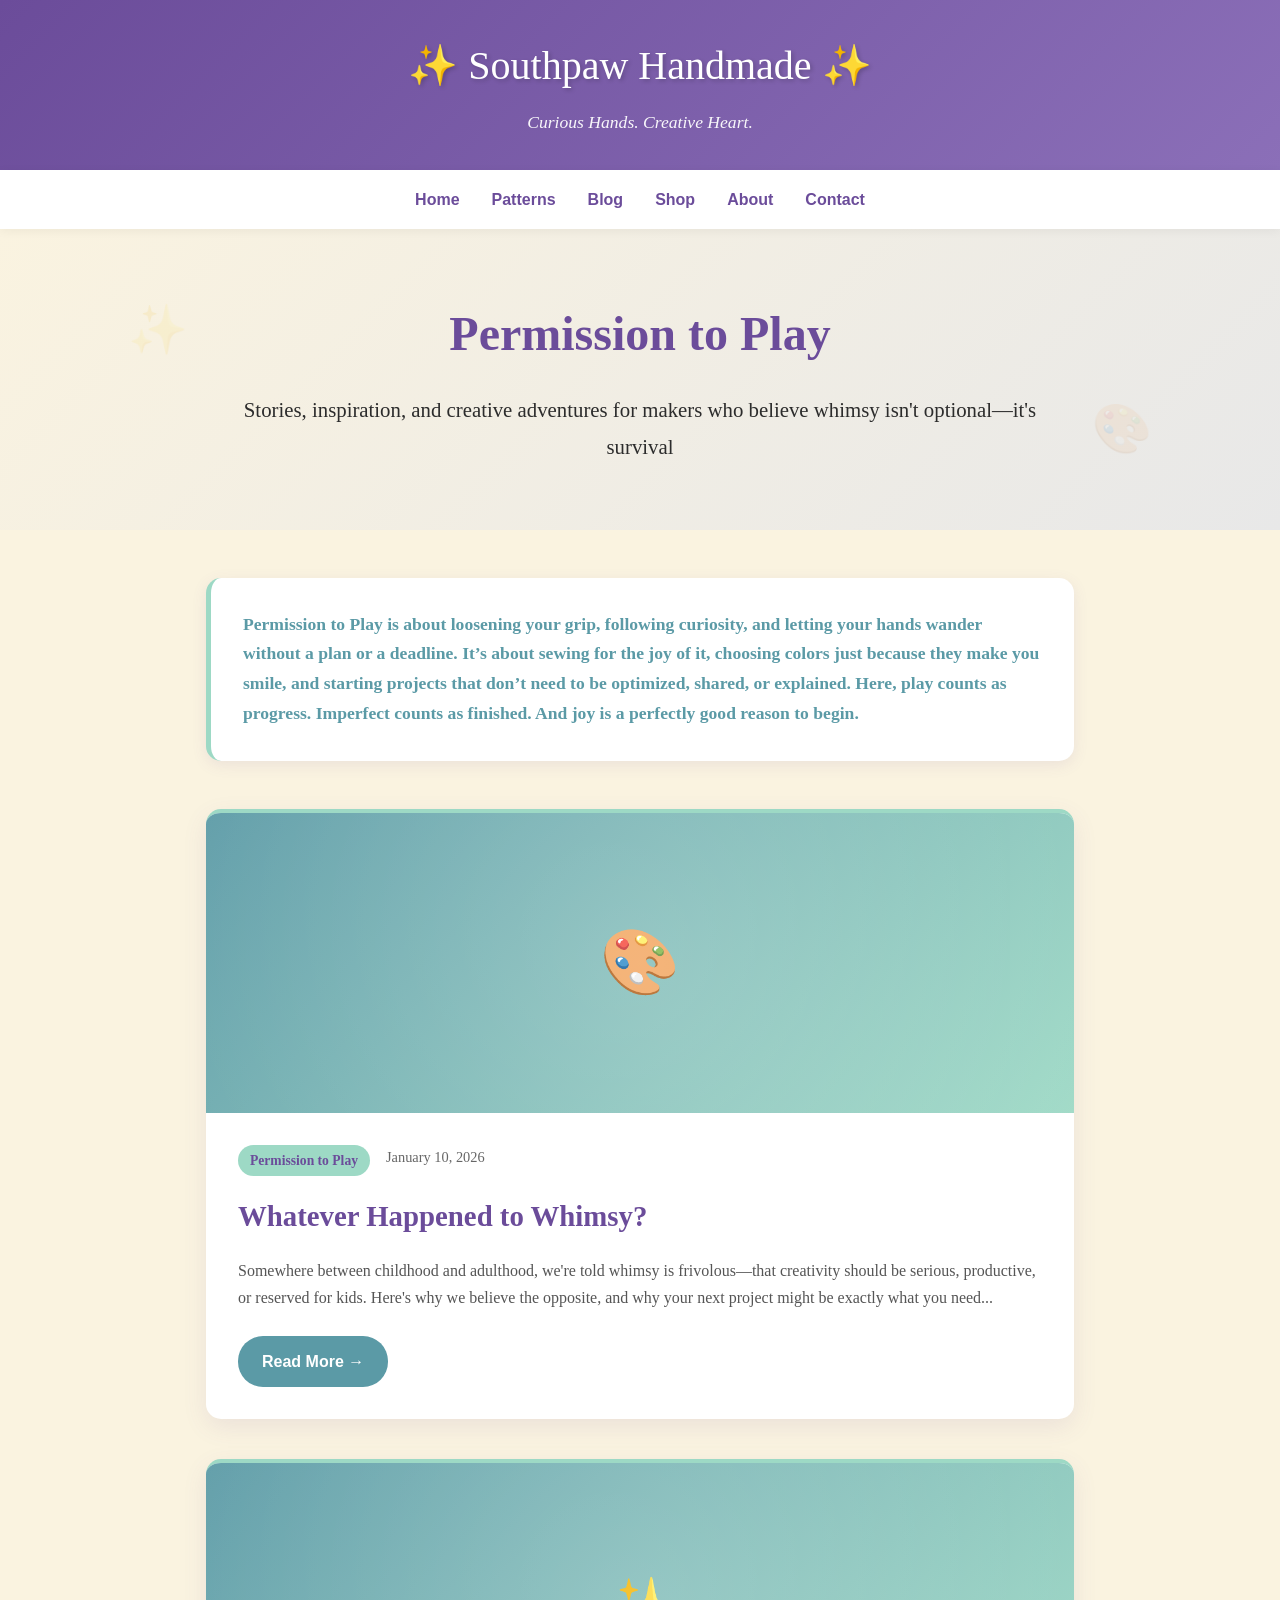
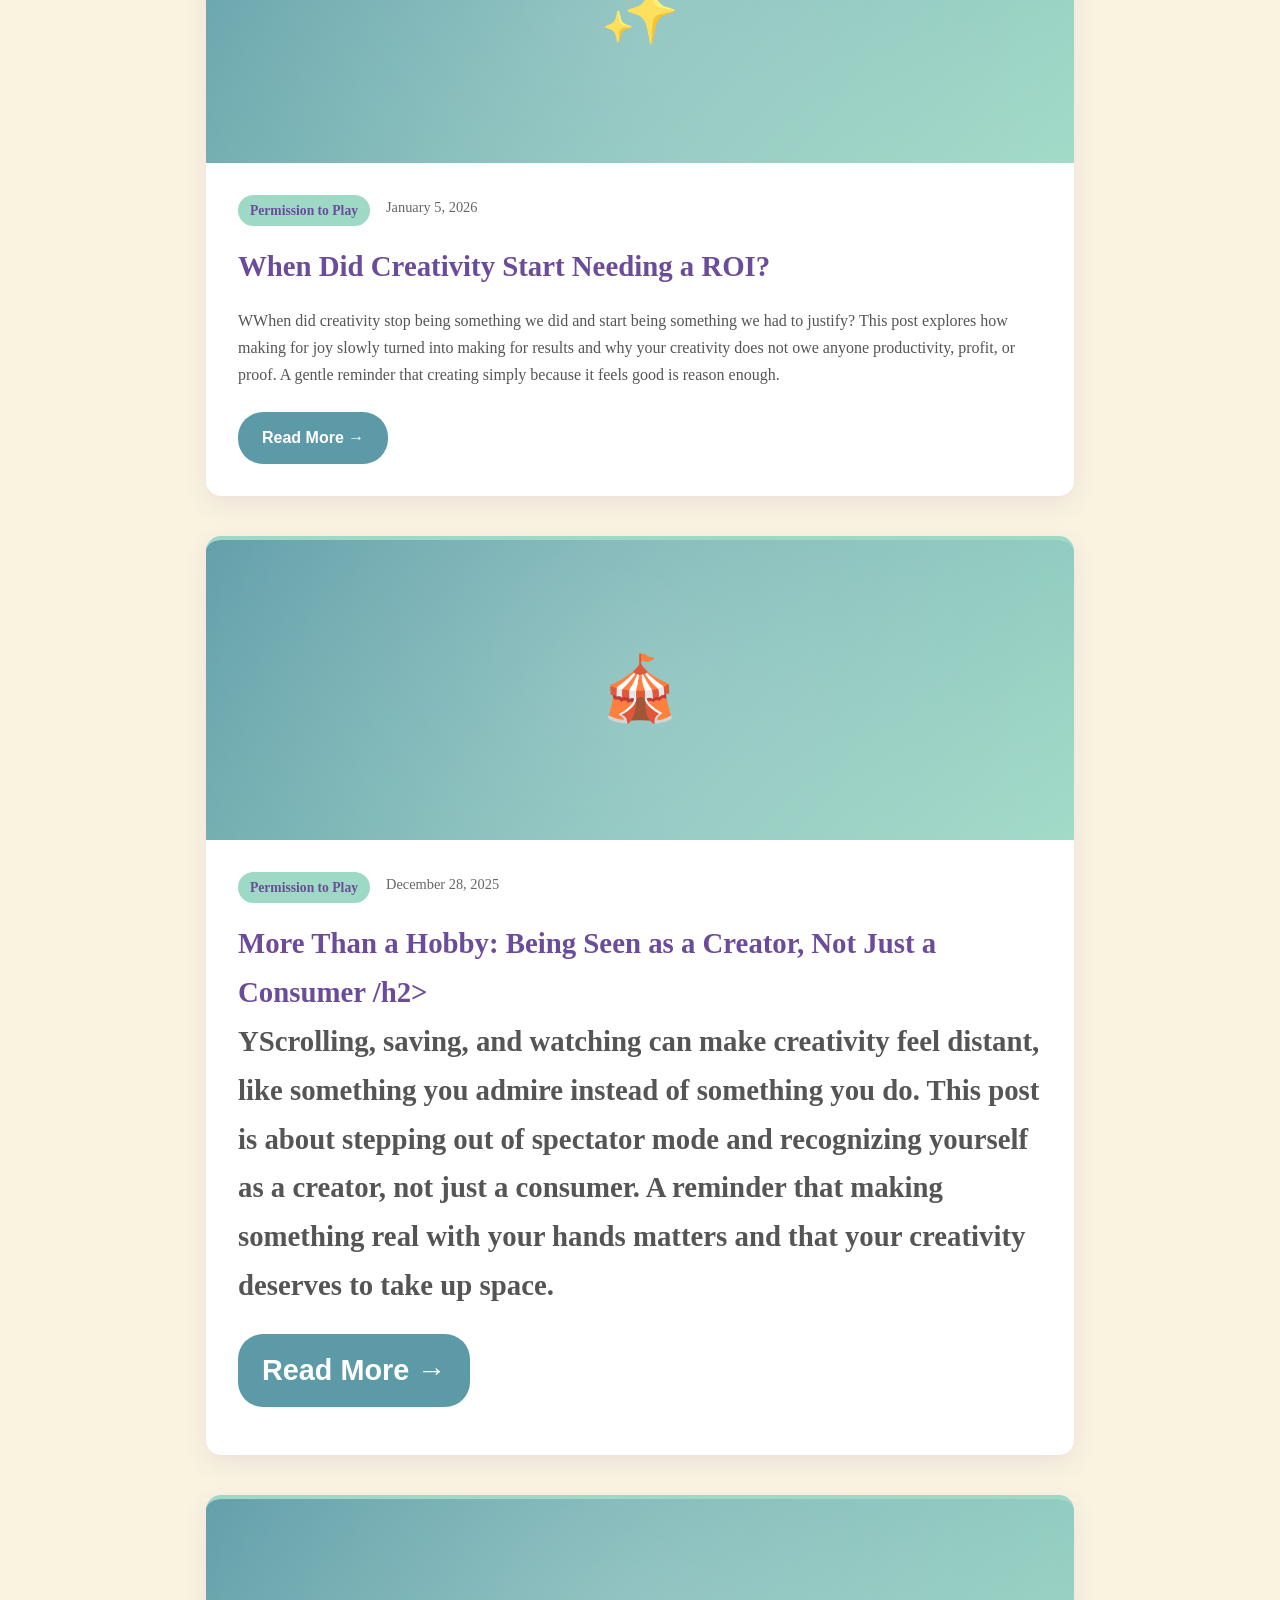
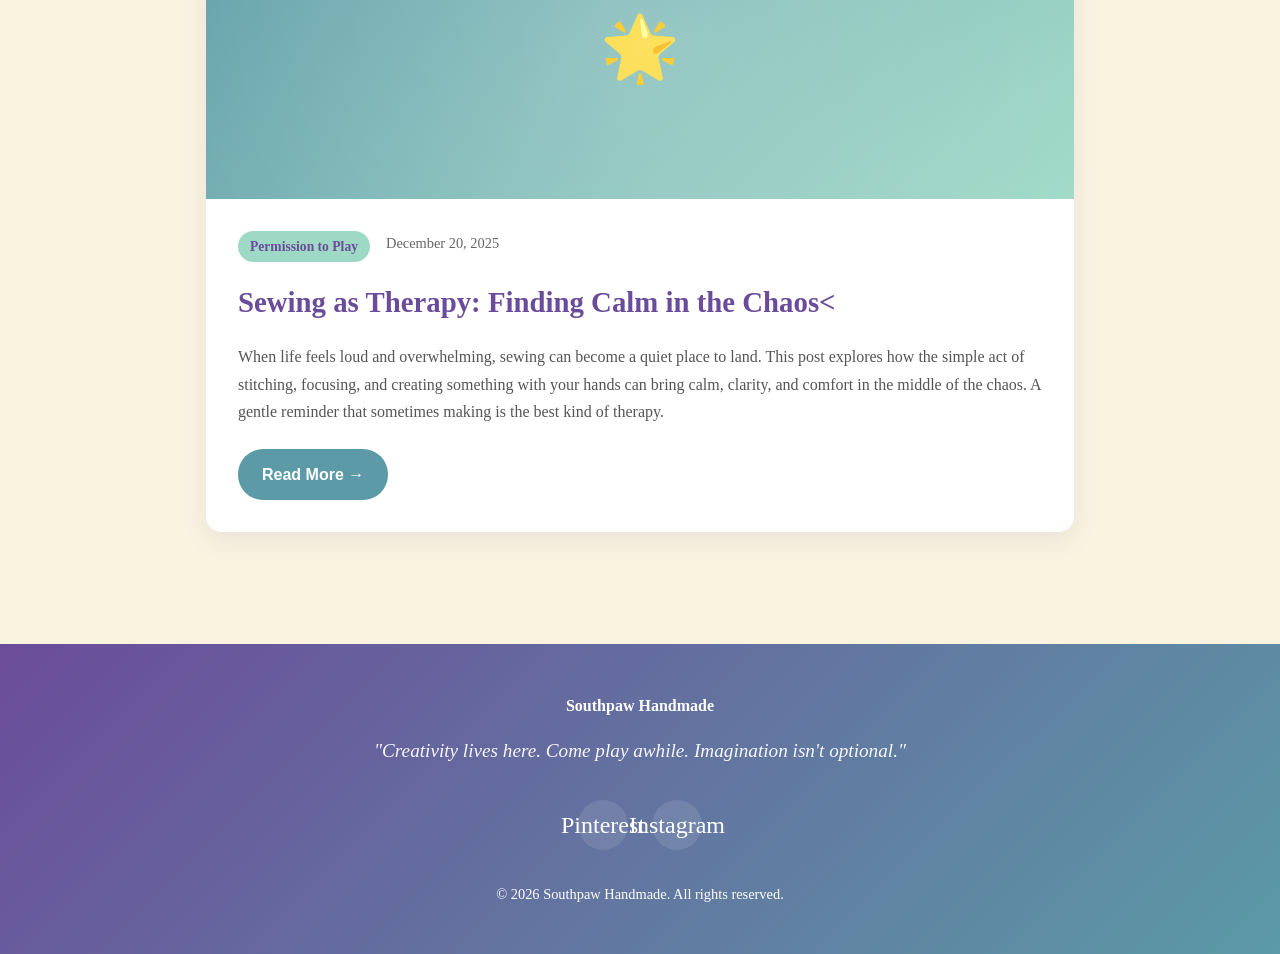
<file: blog.html>
<!DOCTYPE html>
<html lang="en">
<head>
    <meta charset="UTF-8">
    <meta name="viewport" content="width=device-width, initial-scale=1.0">
    <title>Permission to Play | Southpaw Handmade</title>
    <style>
        * {
            margin: 0;
            padding: 0;
            box-sizing: border-box;
        }

        :root {
            --primary: #6B4C9A;
            --secondary: #5B9AA6;
            --accent: #9DD9C5;
            --cream: #FAF3E0;
            --pale-grey: #E8E8E8;
            --text: #2C2C2C;
            --light: #FFF8F3;
        }

        body {
            font-family: 'Georgia', serif;
            color: var(--text);
            background: var(--cream);
            line-height: 1.7;
        }

        header {
            background: linear-gradient(135deg, var(--primary) 0%, #8B6FB8 100%);
            color: white;
            padding: 2rem 1rem;
            text-align: center;
            box-shadow: 0 4px 20px rgba(0,0,0,0.1);
        }

        .logo {
            font-family: 'Brush Script MT', cursive;
            font-size: 2.5rem;
            margin-bottom: 0.5rem;
            text-shadow: 2px 2px 4px rgba(0,0,0,0.2);
        }

        .tagline {
            font-size: 1.1rem;
            font-style: italic;
            opacity: 0.95;
            font-family: 'Georgia', serif;
        }

        nav {
            background: white;
            padding: 1rem;
            box-shadow: 0 2px 10px rgba(0,0,0,0.05);
            position: sticky;
            top: 0;
            z-index: 100;
        }

        nav ul {
            list-style: none;
            display: flex;
            justify-content: center;
            gap: 2rem;
            flex-wrap: wrap;
        }

        nav a {
            color: var(--primary);
            text-decoration: none;
            font-weight: 600;
            font-family: 'Trebuchet MS', sans-serif;
            transition: color 0.3s;
            position: relative;
        }

        nav a:hover {
            color: var(--secondary);
        }

        nav a::after {
            content: '';
            position: absolute;
            bottom: -5px;
            left: 0;
            width: 0;
            height: 2px;
            background: var(--accent);
            transition: width 0.3s;
        }

        nav a:hover::after {
            width: 100%;
        }

        .hero {
            background: linear-gradient(135deg, var(--cream) 0%, var(--pale-grey) 100%);
            padding: 4rem 1rem;
            text-align: center;
            position: relative;
            overflow: hidden;
        }

        .hero::before {
            content: '✨';
            position: absolute;
            font-size: 3rem;
            opacity: 0.1;
            top: 20%;
            left: 10%;
            animation: float 6s ease-in-out infinite;
        }

        .hero::after {
            content: '🎨';
            position: absolute;
            font-size: 3rem;
            opacity: 0.1;
            bottom: 20%;
            right: 10%;
            animation: float 8s ease-in-out infinite;
        }

        @keyframes float {
            0%, 100% { transform: translateY(0); }
            50% { transform: translateY(-20px); }
        }

        .hero h1 {
            font-size: 3rem;
            color: var(--primary);
            margin-bottom: 1rem;
            font-family: 'Brush Script MT', cursive;
            position: relative;
        }

        .hero p {
            font-size: 1.3rem;
            max-width: 800px;
            margin: 0 auto;
            color: var(--text);
            line-height: 1.8;
        }

        .container {
            max-width: 900px;
            margin: 0 auto;
            padding: 3rem 1rem;
        }

        .intro-text {
            background: white;
            padding: 2rem;
            border-radius: 15px;
            margin-bottom: 3rem;
            box-shadow: 0 4px 15px rgba(107, 76, 154, 0.1);
            border-left: 5px solid var(--accent);
        }

        .intro-text p {
            font-size: 1.1rem;
            color: var(--text);
            margin-bottom: 1rem;
        }

        .intro-text p:last-child {
            margin-bottom: 0;
            font-weight: 600;
            color: var(--secondary);
        }

        .blog-grid {
            display: grid;
            gap: 2.5rem;
        }

        .blog-card {
            background: white;
            border-radius: 15px;
            overflow: hidden;
            box-shadow: 0 8px 25px rgba(107, 76, 154, 0.1);
            transition: transform 0.3s, box-shadow 0.3s;
            border-top: 4px solid var(--accent);
        }

        .blog-card:hover {
            transform: translateY(-5px);
            box-shadow: 0 12px 35px rgba(107, 76, 154, 0.2);
        }

        .blog-image {
            width: 100%;
            height: 300px;
            background: linear-gradient(135deg, var(--secondary), var(--accent));
            display: flex;
            align-items: center;
            justify-content: center;
            font-size: 4rem;
            color: white;
            position: relative;
            overflow: hidden;
        }

        .blog-image::before {
            content: '';
            position: absolute;
            width: 200%;
            height: 200%;
            background: radial-gradient(circle, rgba(255,255,255,0.2) 0%, transparent 70%);
            animation: shimmer 3s infinite;
        }

        @keyframes shimmer {
            0% { transform: translate(-50%, -50%) rotate(0deg); }
            100% { transform: translate(-50%, -50%) rotate(360deg); }
        }

        .blog-content {
            padding: 2rem;
        }

        .blog-meta {
            display: flex;
            gap: 1rem;
            margin-bottom: 1rem;
            font-size: 0.9rem;
            color: #666;
            flex-wrap: wrap;
        }

        .blog-category {
            background: var(--accent);
            color: var(--primary);
            padding: 0.25rem 0.75rem;
            border-radius: 20px;
            font-weight: 600;
            font-size: 0.85rem;
        }

        .blog-card h2 {
            font-size: 1.8rem;
            color: var(--primary);
            margin-bottom: 1rem;
            font-family: 'Georgia', serif;
        }

        .blog-card p {
            margin-bottom: 1.5rem;
            color: #555;
        }

        .read-more {
            display: inline-block;
            background: var(--secondary);
            color: white;
            padding: 0.75rem 1.5rem;
            border-radius: 25px;
            text-decoration: none;
            font-weight: 600;
            transition: all 0.3s;
            font-family: 'Trebuchet MS', sans-serif;
        }

        .read-more:hover {
            background: var(--primary);
            transform: translateX(5px);
        }

        footer {
            background: linear-gradient(135deg, var(--primary) 0%, var(--secondary) 100%);
            color: white;
            text-align: center;
            padding: 3rem 1rem;
            margin-top: 4rem;
        }

        .footer-content {
            max-width: 900px;
            margin: 0 auto;
        }

        .footer-quote {
            font-style: italic;
            font-size: 1.2rem;
            margin: 1rem 0 2rem 0;
            opacity: 0.95;
        }

        .social-links {
            display: flex;
            justify-content: center;
            gap: 1.5rem;
            margin-top: 1.5rem;
        }

        .social-links a {
            color: white;
            text-decoration: none;
            font-size: 1.5rem;
            transition: transform 0.3s;
            background: rgba(255,255,255,0.1);
            width: 50px;
            height: 50px;
            display: flex;
            align-items: center;
            justify-content: center;
            border-radius: 50%;
        }

        .social-links a:hover {
            transform: scale(1.2);
            background: rgba(255,255,255,0.2);
        }

        @media (max-width: 768px) {
            .logo {
                font-size: 2rem;
            }

            .hero h1 {
                font-size: 2rem;
            }

            .hero p {
                font-size: 1.1rem;
            }

            nav ul {
                gap: 1rem;
            }

            .blog-card h2 {
                font-size: 1.5rem;
            }

            .intro-text {
                padding: 1.5rem;
            }
        }
    </style>
</head>
<body>
    <header>
        <div class="logo">✨ Southpaw Handmade ✨</div>
        <p class="tagline">Curious Hands. Creative Heart.</p>
    </header>

    <nav>
        <ul>
            <li><a href="index.html">Home</a></li>
            <li><a href="coming-soon.html">Patterns</a></li>
            <li><a href="blog.html">Blog</a></li>
            <li><a href="coming-soon.html">Shop</a></li>
            <li><a href="coming-soon.html">About</a></li>
            <li><a href="coming-soon.html">Contact</a></li>
        </ul>
    </nav>

    <section class="hero">
        <h1>Permission to Play</h1>
        <p>Stories, inspiration, and creative adventures for makers who believe whimsy isn't optional—it's survival</p>
    </section>

    <div class="container">
        <div class="intro-text">
            <p>Permission to Play is about loosening your grip, following curiosity, and letting your hands wander without a plan or a deadline. It’s about sewing for the joy of it, choosing colors just because they make you smile, and starting projects that don’t need to be optimized, shared, or explained.
            Here, play counts as progress. Imperfect counts as finished. And joy is a perfectly good reason to begin.
            </p>
        </div>

        <div class="blog-grid">
            <!-- Blog Post 1 -->
            <article class="blog-card">
                <div class="blog-image">🎨</div>
                <div class="blog-content">
                    <div class="blog-meta">
                        <span class="blog-category">Permission to Play</span>
                        <span>January 10, 2026</span>
                    </div>
                    <h2>Whatever Happened to Whimsy?</h2>
                    <p>Somewhere between childhood and adulthood, we're told whimsy is frivolous—that creativity should be serious, productive, or reserved for kids. Here's why we believe the opposite, and why your next project might be exactly what you need...</p>
                    <a href="whatever-happened-to-whimsy.html" class="read-more">Read More →</a>
                </div>
            </article>

            <!-- Blog Post 2 -->
            <article class="blog-card">
                <div class="blog-image">✨</div>
                <div class="blog-content">
                    <div class="blog-meta">
                        <span class="blog-category">Permission to Play</span>
                        <span>January 5, 2026</span>
                    </div>
                    <h2>When Did Creativity Start Needing a ROI?</h2>
                    <p>WWhen did creativity stop being something we did and start being something we had to justify? This post explores how making for joy slowly turned into making for results and why your creativity does not owe anyone productivity, profit, or proof. A gentle reminder that creating simply because it feels good is reason enough.</p>
                    <a href="when-did-creativity-start-needing-a-roi.html" class="read-more">Read More →</a>
                </div>
            </article>

            <!-- Blog Post 3 -->
            <article class="blog-card">
                <div class="blog-image">🎪</div>
                <div class="blog-content">
                    <div class="blog-meta">
                        <span class="blog-category">Permission to Play</span>
                        <span>December 28, 2025</span>
                    </div>
                    <h2>More Than a Hobby: Being Seen as a Creator, Not Just a Consumer /h2>
                    <p>YScrolling, saving, and watching can make creativity feel distant, like something you admire instead of something you do. This post is about stepping out of spectator mode and recognizing yourself as a creator, not just a consumer. A reminder that making something real with your hands matters and that your creativity deserves to take up space.</p>
                    <a href="more-than-a-hobby.html" class="read-more">Read More →</a>
                </div>
            </article>

            <!-- Blog Post 4 -->
            <article class="blog-card">
                <div class="blog-image">🌟</div>
                <div class="blog-content">
                    <div class="blog-meta">
                        <span class="blog-category">Permission to Play</span>
                        <span>December 20, 2025</span>
                    </div>
                    <h2>Sewing as Therapy: Finding Calm in the Chaos<</h2>
                    <p>When life feels loud and overwhelming, sewing can become a quiet place to land. This post explores how the simple act of stitching, focusing, and creating something with your hands can bring calm, clarity, and comfort in the middle of the chaos. A gentle reminder that sometimes making is the best kind of therapy.</p>
                    <a href="sewing-as-therapy.html" class="read-more">Read More →</a>
                </div>
            </article>
        </div>
    </div>

    <footer>
        <div class="footer-content">
            <p><strong>Southpaw Handmade</strong></p>
            <p class="footer-quote">"Creativity lives here. Come play awhile. Imagination isn't optional."</p>
            <div class="social-links">
                <a href="https://www.pinterest.com/SouthpawHandmade" target="_blank" rel="noopener noreferrer">
                    Pinterest
                </a>
                <a href="https://www.instagram.com/SouthpawHandmade" target="_blank" rel="noopener noreferrer">
                    Instagram
                </a>
            </div>
            <p style="margin-top: 2rem; font-size: 0.9rem;">&copy; 2026 Southpaw Handmade. All rights reserved.</p>
        </div>
    </footer>

    <script>
        // Smooth scroll for navigation links
        document.querySelectorAll('a[href^="#"]').forEach(anchor => {
            anchor.addEventListener('click', function (e) {
                e.preventDefault();
                const target = document.querySelector(this.getAttribute('href'));
                if (target) {
                    target.scrollIntoView({
                        behavior: 'smooth'
                    });
                }
            });
        });

        // Add dynamic border color on hover
        const blogCards = document.querySelectorAll('.blog-card');
        blogCards.forEach(card => {
            card.addEventListener('mouseenter', function() {
                this.style.borderTop = '4px solid var(--secondary)';
            });
            card.addEventListener('mouseleave', function() {
                this.style.borderTop = '4px solid var(--accent)';
            });
        });

        // Add parallax effect to hero
        window.addEventListener('scroll', function() {
            const hero = document.querySelector('.hero');
            const scrolled = window.pageYOffset;
            if (hero && scrolled < window.innerHeight) {
                hero.style.transform = 'translateY(' + (scrolled * 0.5) + 'px)';
            }
        });
    </script>
</body>
</html>
</file>
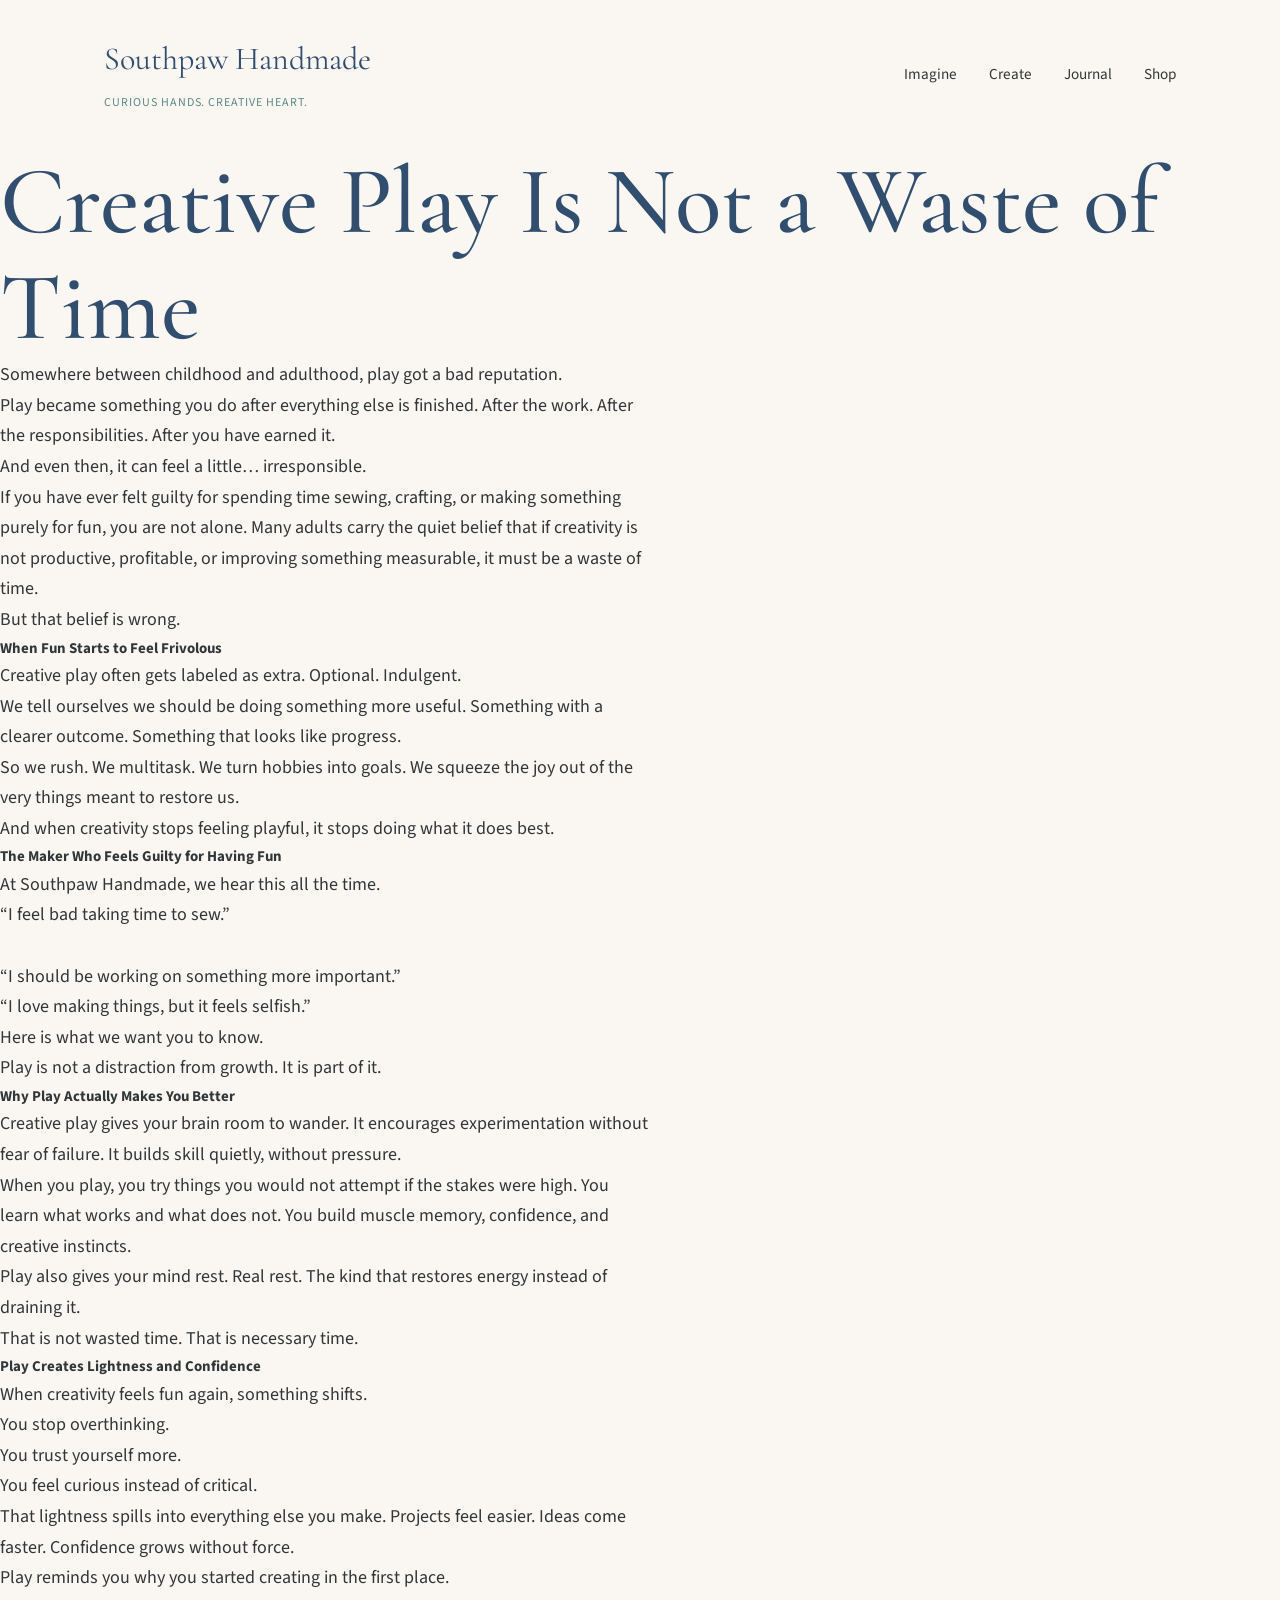
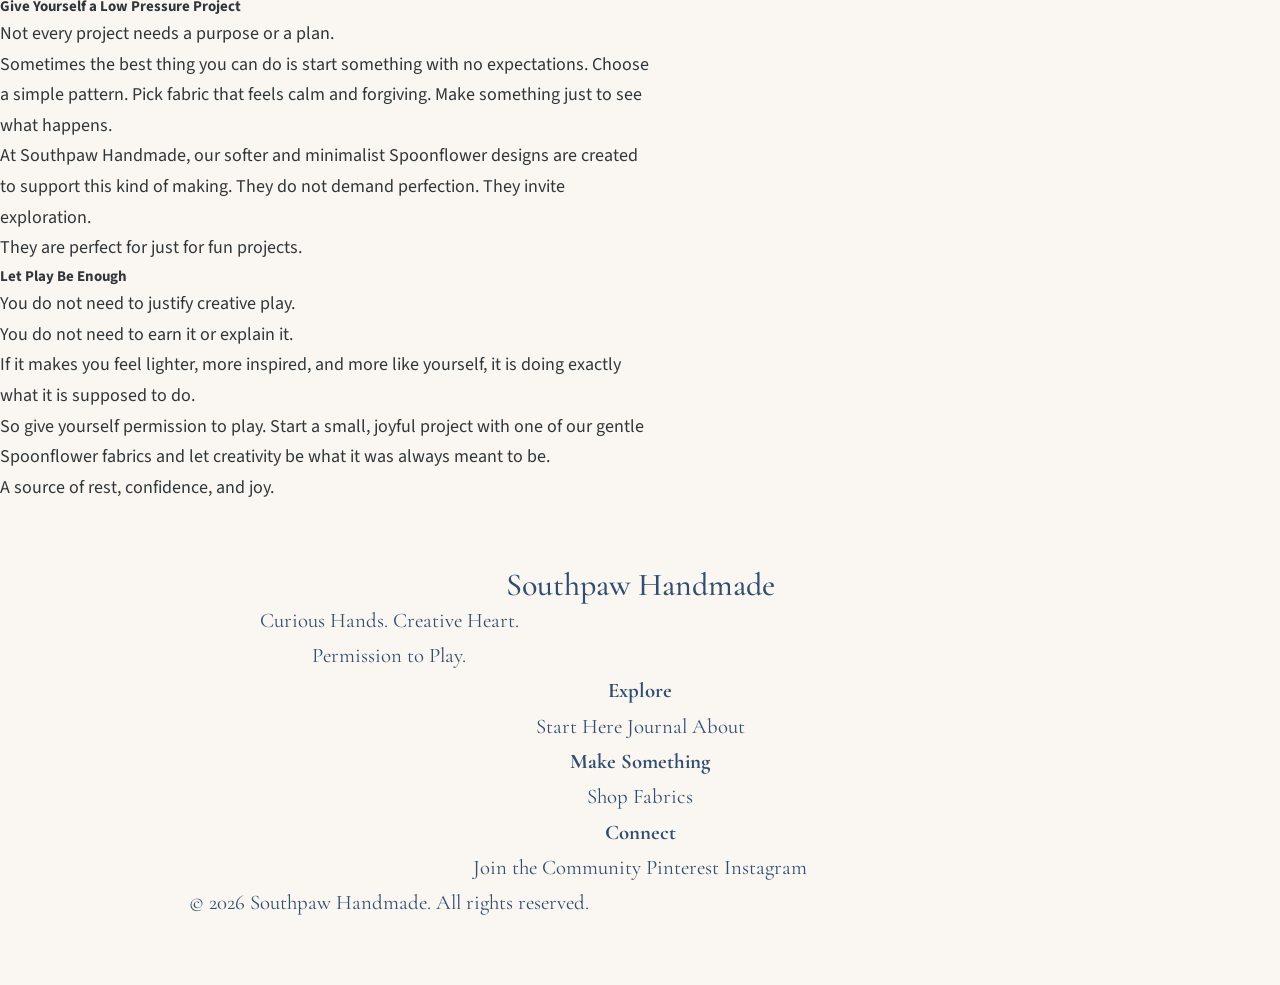
<file: Creative Play is not a waste of time.html>
<!DOCTYPE html> 
<html lang="en">
<head>
    <meta charset="UTF-8">
    <meta name="viewport" content="width=device-width, initial-scale=1.0">
    <title>Creative Play isn’t a waste of time | Southpaw Handmade.</title>
    <meta name="description" content="Permission to Play is a creative journal about curiosity, imagination, making, and why grown-ups deserve time to create just for the joy of it.">
    <link rel="stylesheet" href="style.css">
    <!-- Google Fonts -->
    <link rel="preconnect" href="https://fonts.googleapis.com">
    <link rel="preconnect" href="https://fonts.gstatic.com" crossorigin>
    <link href="https://fonts.googleapis.com/css2?family=Cormorant+Garamond:wght@400;500;600;700&family=Source+Sans+3:wght@300;400;500;600&display=swap" rel="stylesheet">
</head>
<body>
    <header class="site-header">
    <div class="logo">
        <span>Southpaw Handmade</span>
        <small>Curious Hands. Creative Heart.</small>
    </div>
    <nav>
        <a href="#imagine">Imagine</a>
        <a href="#create">Create</a>
        <a href="#journal">Journal</a>
        <a href="#shop">Shop</a>
    </nav>
</header>
<h1>Creative Play Is Not a Waste of Time</h1>
<p>Somewhere between childhood and adulthood, play got a bad reputation.</p>
<p>Play became something you do after everything else is finished. After the work. After the responsibilities. After you have earned it.</p>
<p>And even then, it can feel a little… irresponsible.</p>
<p>If you have ever felt guilty for spending time sewing, crafting, or making something purely for fun, you are not alone. Many adults carry the quiet belief that if creativity is not productive, profitable, or improving something measurable, it must be a waste of time.</p>
<p>But that belief is wrong.</p>
<h5>When Fun Starts to Feel Frivolous</h5>
<p>Creative play often gets labeled as extra. Optional. Indulgent.</p>
<p>We tell ourselves we should be doing something more useful. Something with a clearer outcome. Something that looks like progress.</p>
<p>So we rush. We multitask. We turn hobbies into goals. We squeeze the joy out of the very things meant to restore us.</p>
<p>And when creativity stops feeling playful, it stops doing what it does best.</p>
<h5>The Maker Who Feels Guilty for Having Fun</h5>
<p>At Southpaw Handmade, we hear this all the time.</p>
<ul> 
<li>“I feel bad taking time to sew.”<li>
<li>“I should be working on something more important.”</li>
<ul>“I love making things, but it feels selfish.”</ul>
</ul> 
<p>Here is what we want you to know.</p>
<p>Play is not a distraction from growth. It is part of it.</p>
<h5>Why Play Actually Makes You Better</h5>
<p>Creative play gives your brain room to wander. It encourages experimentation without fear of failure. It builds skill quietly, without pressure.</p>
<p>When you play, you try things you would not attempt if the stakes were high. You learn what works and what does not. You build muscle memory, confidence, and creative instincts.</p>
<p>Play also gives your mind rest. Real rest. The kind that restores energy instead of draining it.</p>
<p>That is not wasted time. That is necessary time.</p>
<h5>Play Creates Lightness and Confidence</h5>
<p>When creativity feels fun again, something shifts.</p>
<blockquote>
  <p>You stop overthinking.<br>
  You trust yourself more.<br>
  You feel curious instead of critical.</p>
</blockquote>
<p>That lightness spills into everything else you make. Projects feel easier. Ideas come faster. Confidence grows without force.</p>
<p>Play reminds you why you started creating in the first place.</p>
<h5>Give Yourself a Low Pressure Project</h5>
<p>Not every project needs a purpose or a plan.</p>
<p>Sometimes the best thing you can do is start something with no expectations. Choose a simple pattern. Pick fabric that feels calm and forgiving. Make something just to see what happens.</p>
<p>At Southpaw Handmade, our softer and minimalist Spoonflower designs are created to support this kind of making. They do not demand perfection. They invite exploration.</p>
<p>They are perfect for just for fun projects.</p>
<h5>Let Play Be Enough</h5>
<p>You do not need to justify creative play.</p>
<p>You do not need to earn it or explain it.</p>
<p>If it makes you feel lighter, more inspired, and more like yourself, it is doing exactly what it is supposed to do.</p>
<p>So give yourself permission to play. Start a small, joyful project with one of our gentle Spoonflower fabrics and let creativity be what it was always meant to be.</p>
<p>A source of rest, confidence, and joy.</p>
</body>
<footer class="site-footer">
    <div class="footer-content">
        <div class="footer-brand">
            <h3>Southpaw Handmade</h3>
            <p>Curious Hands. Creative Heart.</p>
            <p>Permission to Play.</p>
        </div>
        <div class="footer-links">
            <div>
                <h4>Explore</h4>
                <a href="/start/">Start Here</a>
                <a href="/journal/">Journal</a>
                <a href="/about/">About</a>
            </div>
            <div>
                <h4>Make Something</h4>
               <!-- <a href="/patterns/">Sewing Patterns</a>-->
                <a href="https://www.spoonflower.com/profiles/southpawhandmade">Shop Fabrics</a>
                <!--<a href="/projects/">Projects</a>-->
            </div>
            <div>
                <h4>Connect</h4>
                <a href="/subscribe/">Join the Community</a>
                <a href="www.pinterest.com/southpawhandmade">Pinterest</a>
                <a href="www.instagram.com/southpawhandmade">Instagram</a>
            </div>
        </div>
    </div>
    <div class="footer-bottom">
        <p>© 2026 Southpaw Handmade. All rights reserved.</p>
    </div>
</footer>
</html>
</file>
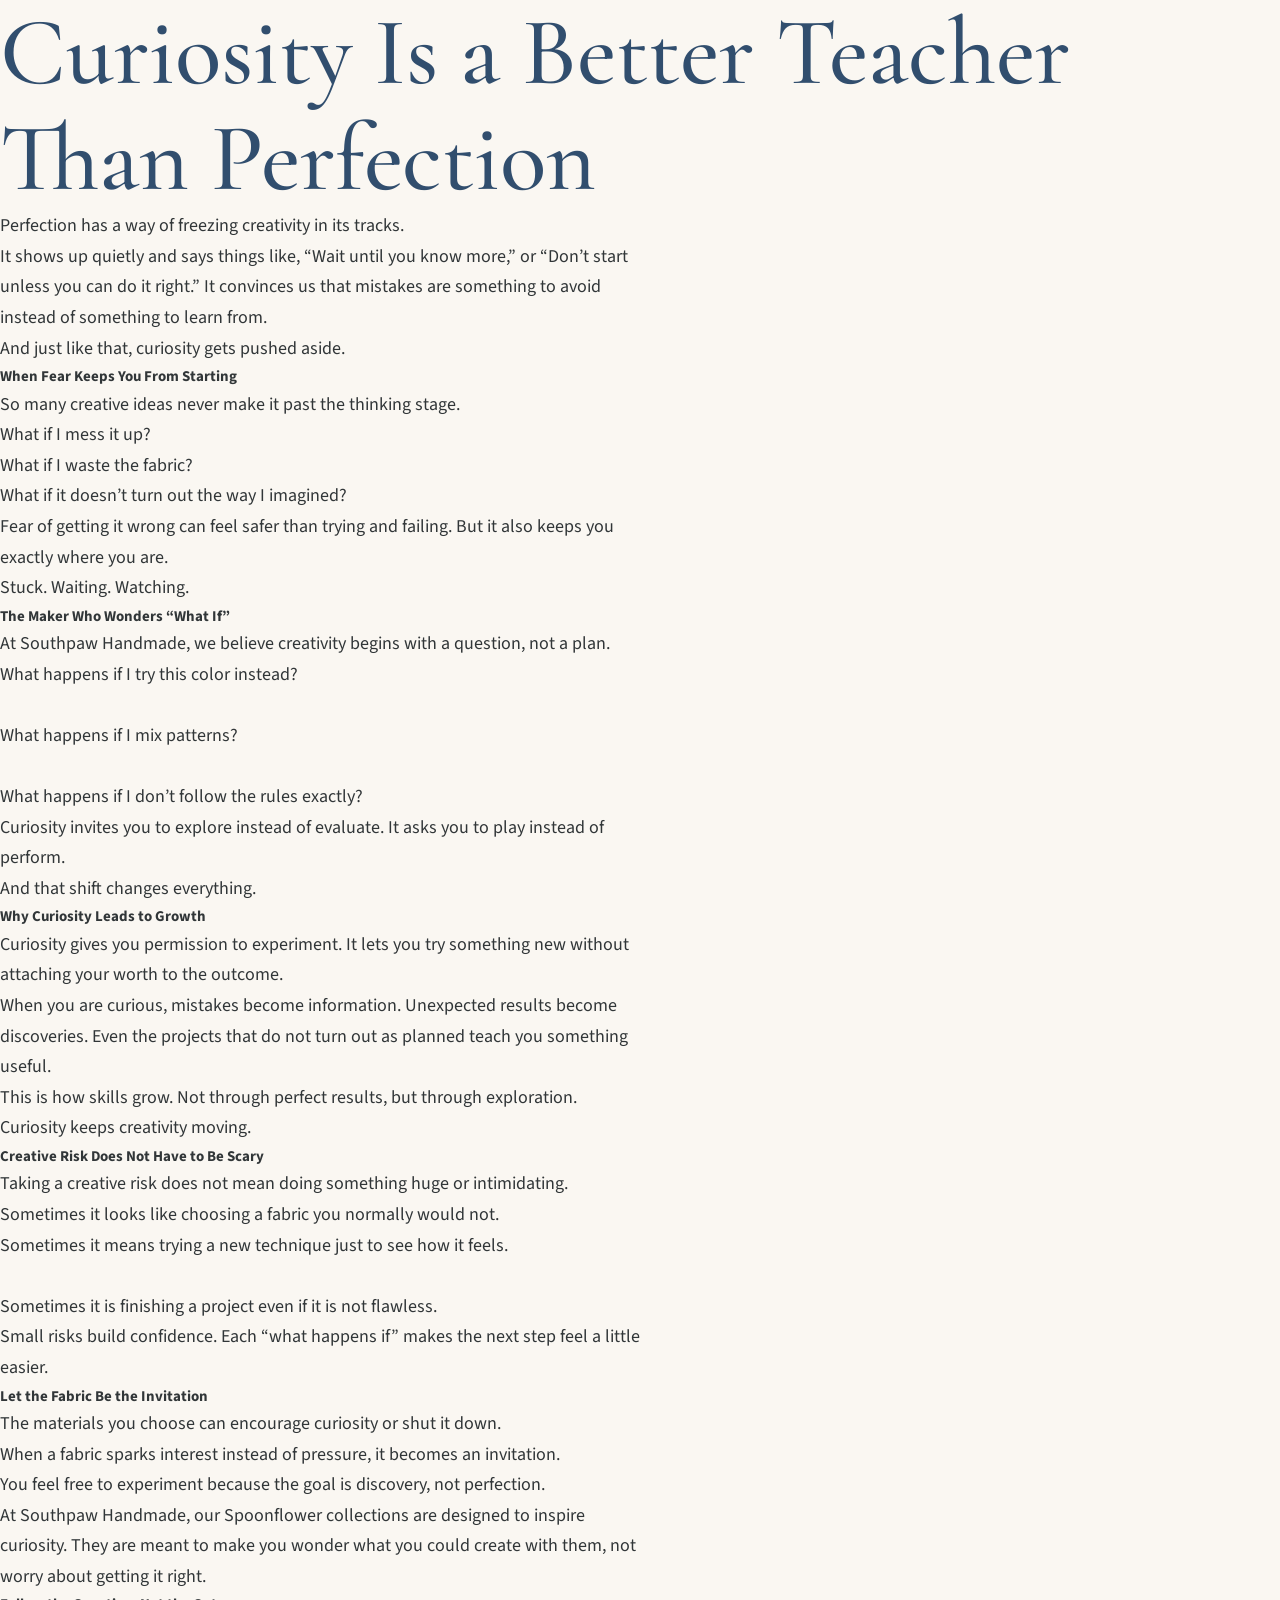
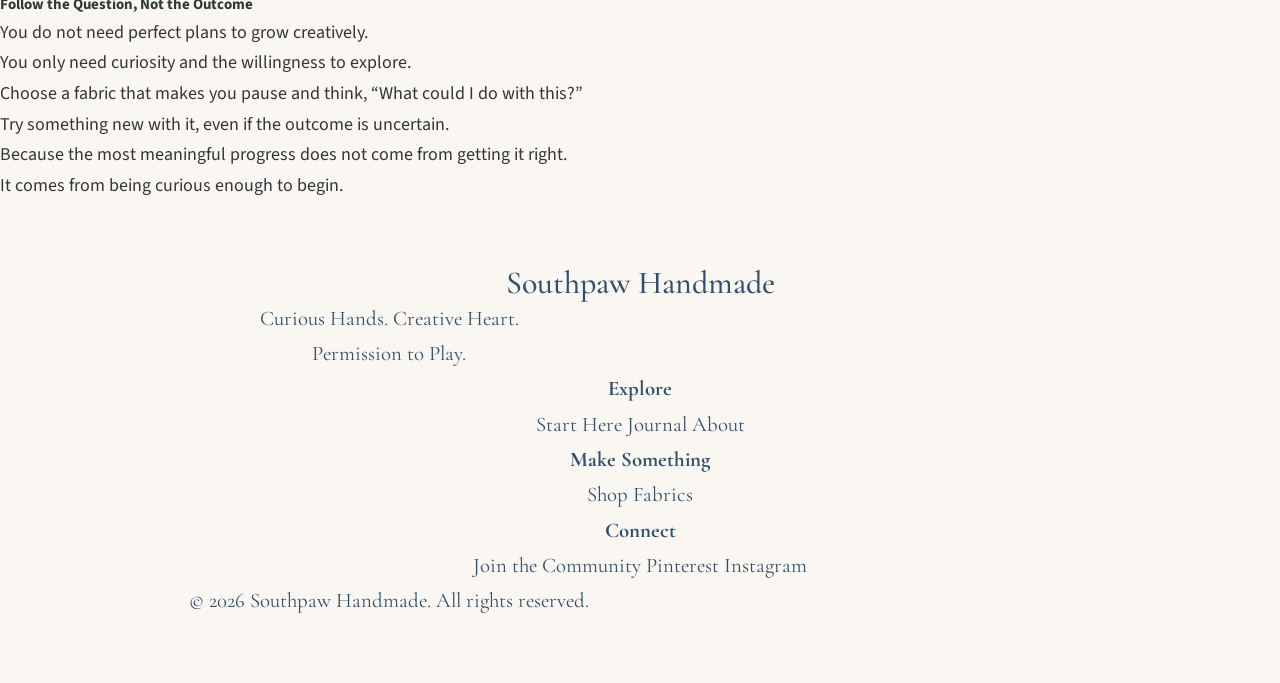
<file: Curiosity Is a better teacher than perfection.html>
<!DOCTYPE html>
<html lang="en">
<head>
    <meta charset="UTF-8">
    <meta name="viewport" content="width=device-width, initial-scale=1.0">
    <title>Southpaw Handmade |Curiosity is a Better Teacher than Perfection.</title>
    <meta name="description" content="Curiosity, not perfection, is where creativity begins. Explore why creative play, experimentation, and small risks help makers grow.">
    <link rel="stylesheet" href="style.css">
    <!-- Google Fonts -->
    <link rel="preconnect" href="https://fonts.googleapis.com">
    <link rel="preconnect" href="https://fonts.gstatic.com" crossorigin>
    <link href="https://fonts.googleapis.com/css2?family=Cormorant+Garamond:wght@400;500;600;700&family=Source+Sans+3:wght@300;400;500;600&display=swap" rel="stylesheet">
</head>
<body>
<h1>Curiosity Is a Better Teacher Than Perfection</h1>
<p>Perfection has a way of freezing creativity in its tracks.</p>
<p>It shows up quietly and says things like, “Wait until you know more,” or “Don’t start unless you can do it right.” It convinces us that mistakes are something to avoid instead of something to learn from.
<p>And just like that, curiosity gets pushed aside.</p>
<h5>When Fear Keeps You From Starting</h5>
<p>So many creative ideas never make it past the thinking stage.</p>
<p>What if I mess it up? <p>What if I waste the fabric? <p>What if it doesn’t turn out the way I imagined?</p>
<p>Fear of getting it wrong can feel safer than trying and failing. But it also keeps you exactly where you are.</p>
<p>Stuck. Waiting. Watching.</p>
<h5>The Maker Who Wonders “What If”</h5>
<p>At Southpaw Handmade, we believe creativity begins with a question, not a plan.</p>
<ul>
<li>What happens if I try this color instead?<li> 
<li>What happens if I mix patterns?<li>
<li>What happens if I don’t follow the rules exactly?<li>
<ul>
<p>Curiosity invites you to explore instead of evaluate. It asks you to play instead of perform.</p>
<p>And that shift changes everything.</p>
<h5>Why Curiosity Leads to Growth</h5>
<p>Curiosity gives you permission to experiment. It lets you try something new without attaching your worth to the outcome.</p>
<p>When you are curious, mistakes become information. Unexpected results become discoveries. Even the projects that do not turn out as planned teach you something useful.</p>
<p>This is how skills grow. Not through perfect results, but through exploration.</p>
<p>Curiosity keeps creativity moving.</p>
<h5>Creative Risk Does Not Have to Be Scary</h5>
<p>Taking a creative risk does not mean doing something huge or intimidating.</p>
<p>Sometimes it looks like choosing a fabric you normally would not.</p>
<p>Sometimes it means trying a new technique just to see how it feels.</p> 
<p>Sometimes it is finishing a project even if it is not flawless.</p>
<p>Small risks build confidence. Each “what happens if” makes the next step feel a little easier.</p>
<h5>Let the Fabric Be the Invitation</h5>
<p>The materials you choose can encourage curiosity or shut it down.</p>
<p>When a fabric sparks interest instead of pressure, it becomes an invitation. <p>You feel free to experiment because the goal is discovery, not perfection.</p>
<p>At Southpaw Handmade, our Spoonflower collections are designed to inspire curiosity. They are meant to make you wonder what you could create with them, not worry about getting it right.</p>
<h5>Follow the Question, Not the Outcome</h5>
<p>You do not need perfect plans to grow creatively.</p>
<p>You only need curiosity and the willingness to explore.</p>
<p>Choose a fabric that makes you pause and think, “What could I do with this?” <p>Try something new with it, even if the outcome is uncertain.</p>
<p>Because the most meaningful progress does not come from getting it right.</p>
<p>It comes from being curious enough to begin.</p>
</body>
<footer class="site-footer">
    <div class="footer-content">
        <div class="footer-brand">
            <h3>Southpaw Handmade</h3>
            <p>Curious Hands. Creative Heart.</p>
            <p>Permission to Play.</p>
        </div>
        <div class="footer-links">
            <div>
                <h4>Explore</h4>
                <a href="/start/">Start Here</a>
                <a href="/journal/">Journal</a>
                <a href="/about/">About</a>
            </div>
            <div>
                <h4>Make Something</h4>
               <!-- <a href="/patterns/">Sewing Patterns</a>-->
                <a href="https://www.spoonflower.com/profiles/southpawhandmade">Shop Fabrics</a>
                <!--<a href="/projects/">Projects</a>-->
            </div>
            <div>
                <h4>Connect</h4>
                <a href="/subscribe/">Join the Community</a>
                <a href="www.pinterest.com/southpawhandmade">Pinterest</a>
                <a href="www.instagram.com/southpawhandmade">Instagram</a>
            </div>
        </div>
    </div>
    <div class="footer-bottom">
        <p>© 2026 Southpaw Handmade. All rights reserved.</p>
    </div>
</footer>
</file>
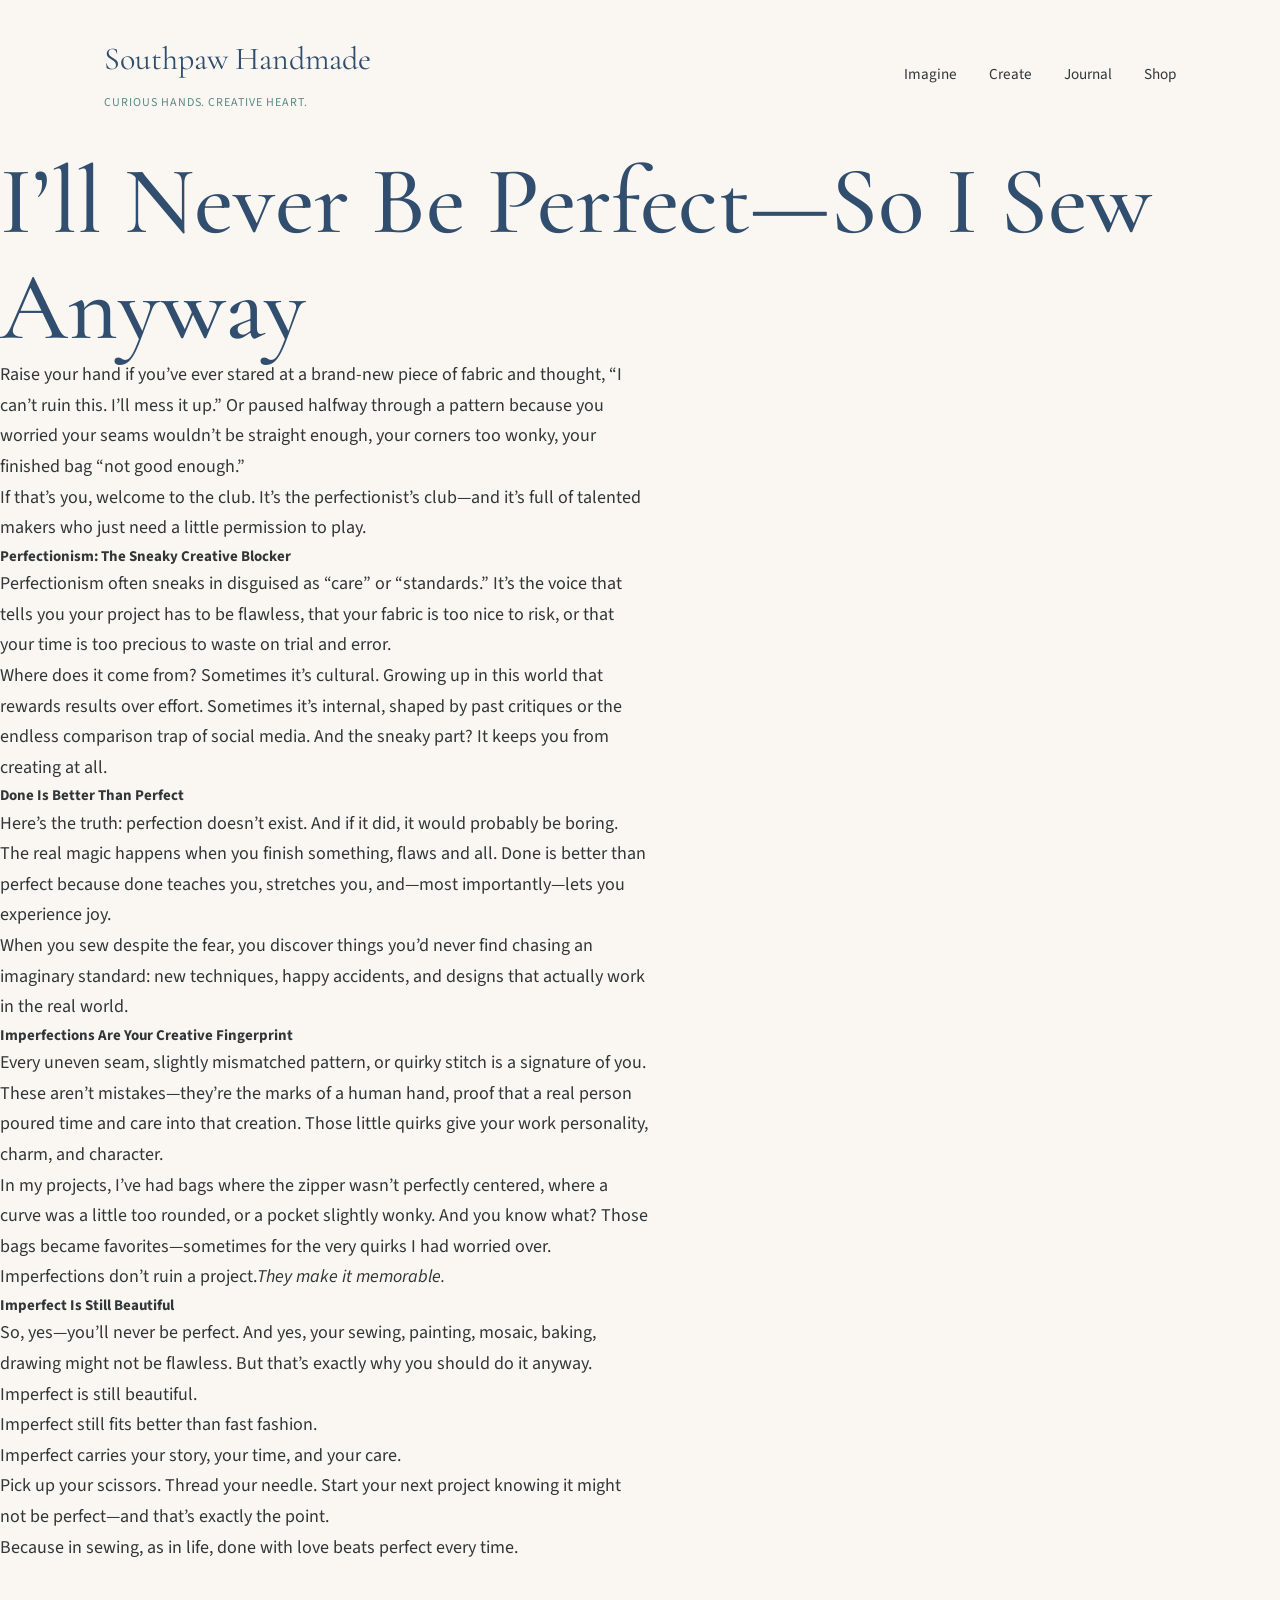
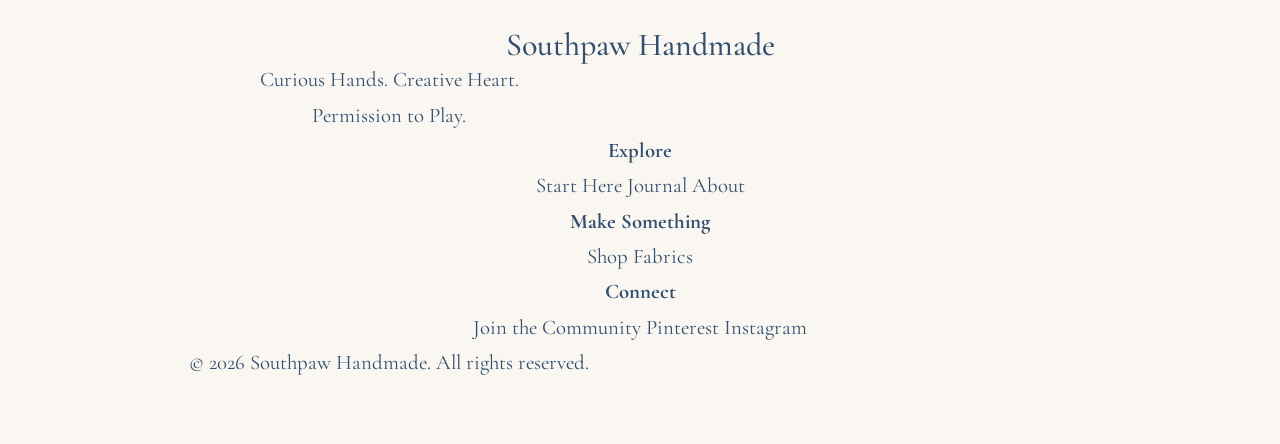
<file: Ill never be perfect so i sew anyway.html>
<!DOCTYPE html> 
<html lang="en">
<head>
    <meta charset="UTF-8">
    <meta name="viewport" content="width=device-width, initial-scale=1.0">
    <title>I’ll never be perfect, so I’ll Sew Anyway | Southpaw Handmade</title>
    <meta name="description" content="Sewing doesn't have to be perfect to be worth making. Learn how perfectionism can block creativity and why embracing imperfect projects can make sewing more joyful.">
    <link rel="stylesheet" href="style.css">
    <!-- Google Fonts -->
    <link rel="preconnect" href="https://fonts.googleapis.com">
    <link rel="preconnect" href="https://fonts.gstatic.com" crossorigin>
    <link href="https://fonts.googleapis.com/css2?family=Cormorant+Garamond:wght@400;500;600;700&family=Source+Sans+3:wght@300;400;500;600&display=swap" rel="stylesheet">
</head>
<body>
<header class="site-header">
    <div class="logo">
        <span>Southpaw Handmade</span>
        <small>Curious Hands. Creative Heart.</small>
    </div>
    <nav>
        <a href="#imagine">Imagine</a>
        <a href="#create">Create</a>
        <a href="#journal">Journal</a>
        <a href="#shop">Shop</a>
    </nav>
</header>
<h1>I’ll Never Be Perfect—So I Sew Anyway</h1>
<p>Raise your hand if you’ve ever stared at a brand-new piece of fabric and thought, “I can’t ruin this. I’ll mess it up.” Or paused halfway through a pattern because you worried your seams wouldn’t be straight enough, your corners too wonky, your finished bag “not good enough.”</p>
<p>If that’s you, welcome to the club. It’s the perfectionist’s club—and it’s full of talented makers who just need a little permission to play.</p>
<h5>Perfectionism: The Sneaky Creative Blocker</h5>
<p>Perfectionism often sneaks in disguised as “care” or “standards.” It’s the voice that tells you your project has to be flawless, that your fabric is too nice to risk, or that your time is too precious to waste on trial and error.</p>
<p>Where does it come from? Sometimes it’s cultural. Growing up in this world that rewards results over effort. Sometimes it’s internal, shaped by past critiques or the endless comparison trap of social media. And the sneaky part? It keeps you from creating at all.</p>
<h5>Done Is Better Than Perfect</h5>
<p>Here’s the truth: perfection doesn’t exist. And if it did, it would probably be boring. The real magic happens when you finish something, flaws and all. Done is better than perfect because done teaches you, stretches you, and—most importantly—lets you experience joy.</p>
<p>When you sew despite the fear, you discover things you’d never find chasing an imaginary standard: new techniques, happy accidents, and designs that actually work in the real world.</p>
<h5>Imperfections Are Your Creative Fingerprint</h5>
<p>Every uneven seam, slightly mismatched pattern, or quirky stitch is a signature of you. These aren’t mistakes—they’re the marks of a human hand, proof that a real person poured time and care into that creation. Those little quirks give your work personality, charm, and character.</p>
<p>In my projects, I’ve had bags where the zipper wasn’t perfectly centered, where a curve was a little too rounded, or a pocket slightly wonky. And you know what? Those bags became favorites—sometimes for the very quirks I had worried over.</p> 
<p>Imperfections don’t ruin a project.<em>They make it memorable.</em></p>
<h5>Imperfect Is Still Beautiful</h5>
<p>So, yes—you’ll never be perfect. And yes, your sewing, painting, mosaic, baking, drawing might not be flawless. But that’s exactly why you should do it anyway. </p>
<ul>
  <li>Imperfect is still beautiful.</li>
  <li>Imperfect still fits better than fast fashion.</li>
  <li>Imperfect carries your story, your time, and your care.</li>
</ul>
<p>Pick up your scissors. Thread your needle. Start your next project knowing it might not be perfect—and that’s exactly the point.</p>
<p>Because in sewing, as in life, done with love beats perfect every time.</p>
</body>
<footer class="site-footer">
    <div class="footer-content">
        <div class="footer-brand">
            <h3>Southpaw Handmade</h3>
            <p>Curious Hands. Creative Heart.</p>
            <p>Permission to Play.</p>
        </div>
        <div class="footer-links">
            <div>
                <h4>Explore</h4>
                <a href="/start/">Start Here</a>
                <a href="/journal/">Journal</a>
                <a href="/about/">About</a>
            </div>
            <div>
                <h4>Make Something</h4>
               <!-- <a href="/patterns/">Sewing Patterns</a>-->
                <a href="https://www.spoonflower.com/profiles/southpawhandmade">Shop Fabrics</a>
                <!--<a href="/projects/">Projects</a>-->
            </div>
            <div>
                <h4>Connect</h4>
                <a href="/subscribe/">Join the Community</a>
                <a href="www.pinterest.com/southpawhandmade">Pinterest</a>
                <a href="www.instagram.com/southpawhandmade">Instagram</a>
            </div>
        </div>
    </div>
    <div class="footer-bottom">
        <p>© 2026 Southpaw Handmade. All rights reserved.</p>
    </div>
</footer>
</file>
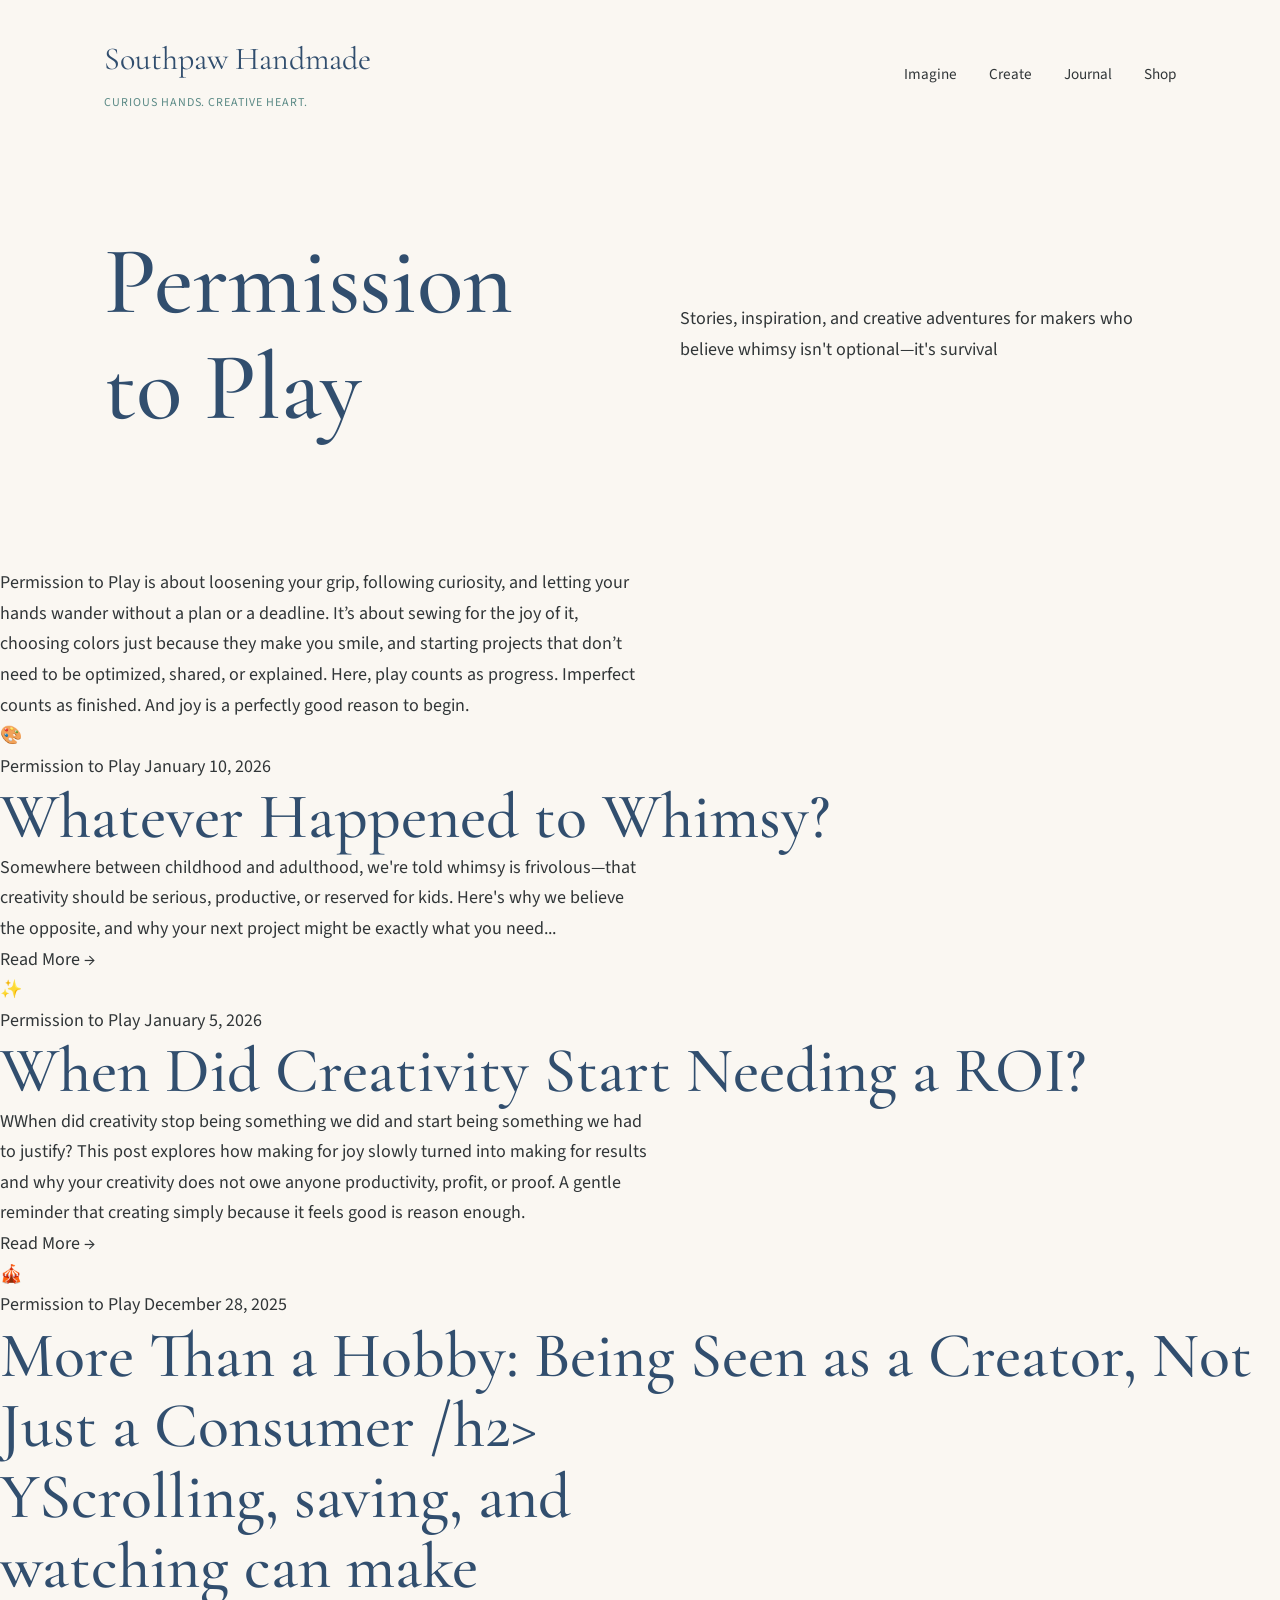
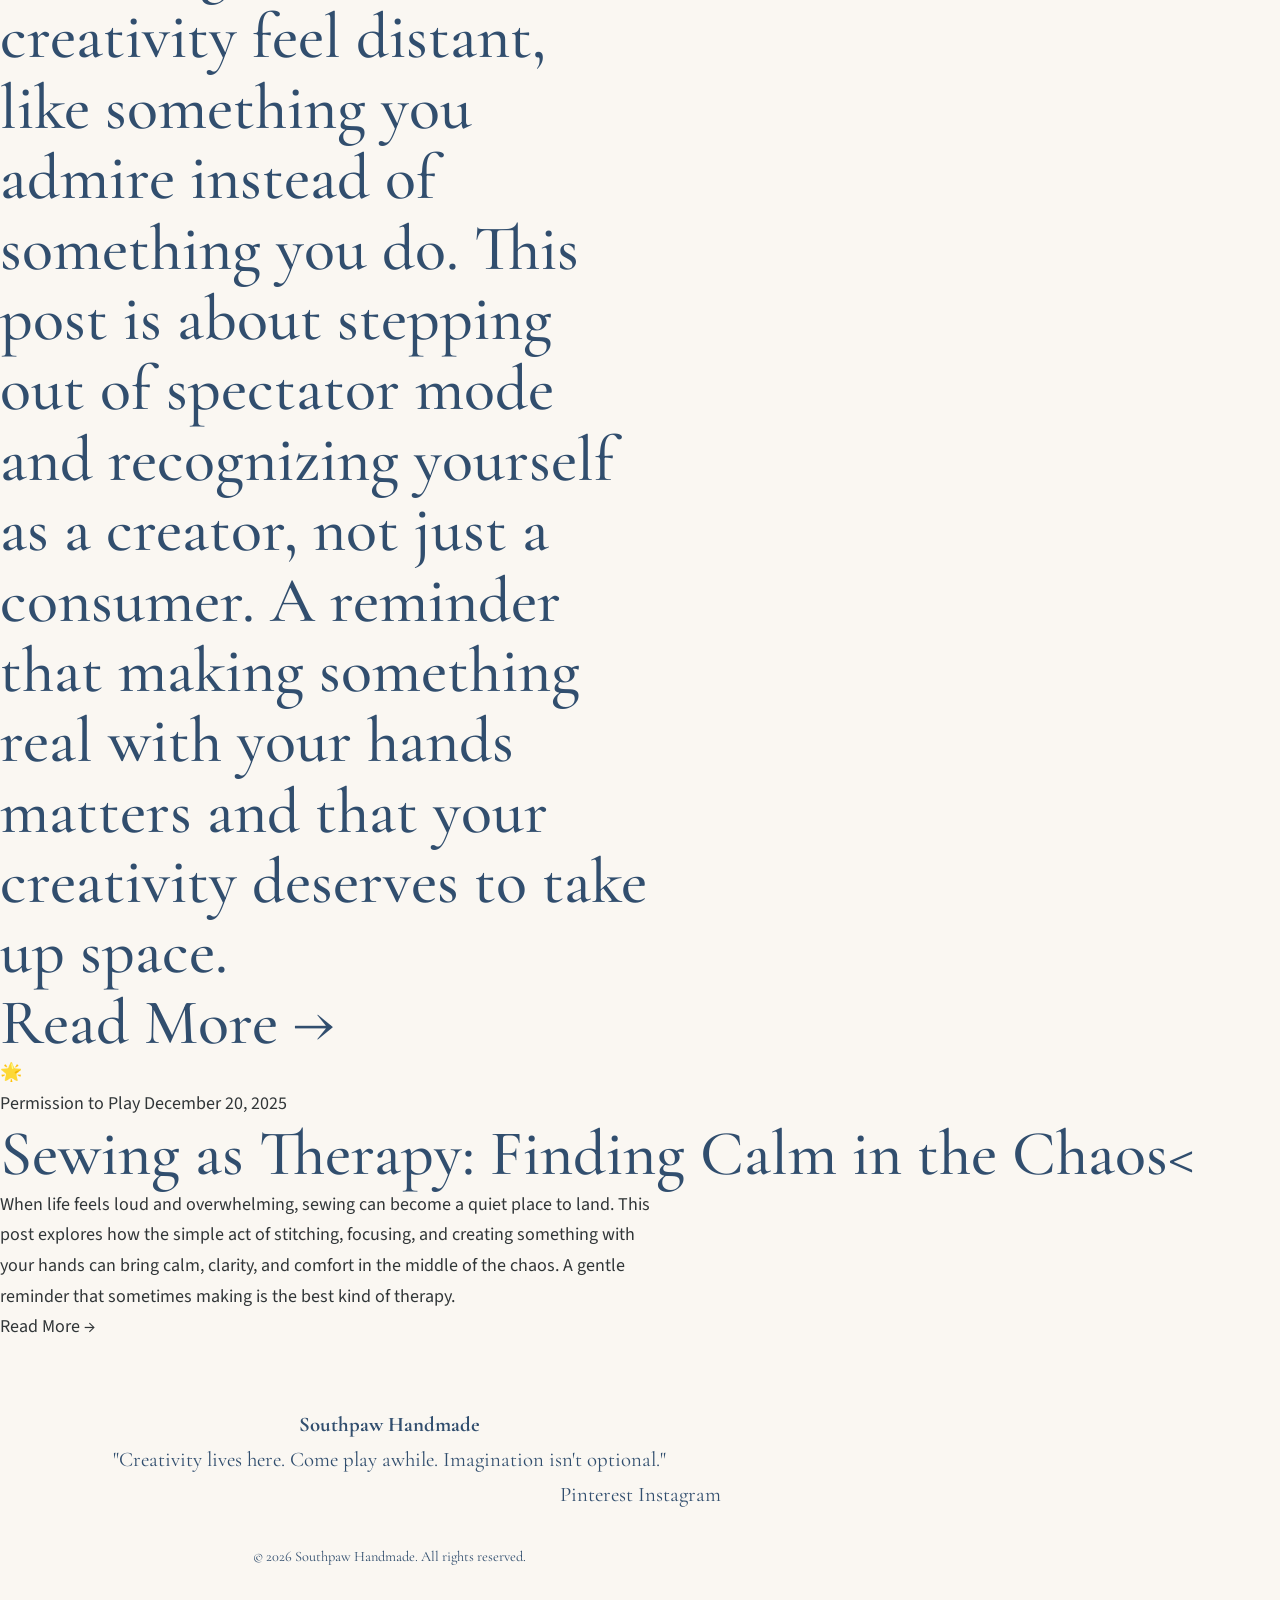
<file: journal.html>
<!DOCTYPE html> 
<html lang="en">
<head>
    <meta charset="UTF-8">
    <meta name="viewport" content="width=device-width, initial-scale=1.0">
    <title>Permission to Play | Southpaw Handmade.</title>
    <meta name="description" content="Permission to Play is a creative journal about curiosity, imagination, making, and why grown-ups deserve time to create just for the joy of it.">
    <link rel="stylesheet" href="style.css">

    <!-- Google Fonts -->
    <link rel="preconnect" href="https://fonts.googleapis.com">
    <link rel="preconnect" href="https://fonts.gstatic.com" crossorigin>
    <link href="https://fonts.googleapis.com/css2?family=Cormorant+Garamond:wght@400;500;600;700&family=Source+Sans+3:wght@300;400;500;600&display=swap" rel="stylesheet">

</head>
<body>
    <header class="site-header">
    <div class="logo">
        <span>Southpaw Handmade</span>
        <small>Curious Hands. Creative Heart.</small>
    </div>
    <nav>
        <a href="#imagine">Imagine</a>
        <a href="#create">Create</a>
        <a href="#journal">Journal</a>
        <a href="#shop">Shop</a>
    </nav>
</header>
    <section class="hero">
        <h1>Permission to Play</h1>
        <p>Stories, inspiration, and creative adventures for makers who believe whimsy isn't optional—it's survival</p>
    </section>

    <div class="container">
        <div class="intro-text">
            <p>Permission to Play is about loosening your grip, following curiosity, and letting your hands wander without a plan or a deadline. It’s about sewing for the joy of it, choosing colors just because they make you smile, and starting projects that don’t need to be optimized, shared, or explained.
            Here, play counts as progress. Imperfect counts as finished. And joy is a perfectly good reason to begin.
            </p>
        </div>

        <div class="blog-grid">
            <!-- Blog Post 1 -->
            <article class="blog-card">
                <div class="blog-image">🎨</div>
                <div class="blog-content">
                    <div class="blog-meta">
                        <span class="blog-category">Permission to Play</span>
                        <span>January 10, 2026</span>
                    </div>
                    <h2>Whatever Happened to Whimsy?</h2>
                    <p>Somewhere between childhood and adulthood, we're told whimsy is frivolous—that creativity should be serious, productive, or reserved for kids. Here's why we believe the opposite, and why your next project might be exactly what you need...</p>
                    <a href="whatever-happened-to-whimsy.html" class="read-more">Read More →</a>
                </div>
            </article>

            <!-- Blog Post 2 -->
            <article class="blog-card">
                <div class="blog-image">✨</div>
                <div class="blog-content">
                    <div class="blog-meta">
                        <span class="blog-category">Permission to Play</span>
                        <span>January 5, 2026</span>
                    </div>
                    <h2>When Did Creativity Start Needing a ROI?</h2>
                    <p>WWhen did creativity stop being something we did and start being something we had to justify? This post explores how making for joy slowly turned into making for results and why your creativity does not owe anyone productivity, profit, or proof. A gentle reminder that creating simply because it feels good is reason enough.</p>
                    <a href="when-did-creativity-start-needing-a-roi.html" class="read-more">Read More →</a>
                </div>
            </article>

            <!-- Blog Post 3 -->
            <article class="blog-card">
                <div class="blog-image">🎪</div>
                <div class="blog-content">
                    <div class="blog-meta">
                        <span class="blog-category">Permission to Play</span>
                        <span>December 28, 2025</span>
                    </div>
                    <h2>More Than a Hobby: Being Seen as a Creator, Not Just a Consumer /h2>
                    <p>YScrolling, saving, and watching can make creativity feel distant, like something you admire instead of something you do. This post is about stepping out of spectator mode and recognizing yourself as a creator, not just a consumer. A reminder that making something real with your hands matters and that your creativity deserves to take up space.</p>
                    <a href="more-than-a-hobby.html" class="read-more">Read More →</a>
                </div>
            </article>

            <!-- Blog Post 4 -->
            <article class="blog-card">
                <div class="blog-image">🌟</div>
                <div class="blog-content">
                    <div class="blog-meta">
                        <span class="blog-category">Permission to Play</span>
                        <span>December 20, 2025</span>
                    </div>
                    <h2>Sewing as Therapy: Finding Calm in the Chaos<</h2>
                    <p>When life feels loud and overwhelming, sewing can become a quiet place to land. This post explores how the simple act of stitching, focusing, and creating something with your hands can bring calm, clarity, and comfort in the middle of the chaos. A gentle reminder that sometimes making is the best kind of therapy.</p>
                    <a href="sewing-as-therapy.html" class="read-more">Read More →</a>
                </div>
            </article>
        </div>
    </div>

    <footer>
        <div class="footer-content">
            <p><strong>Southpaw Handmade</strong></p>
            <p class="footer-quote">"Creativity lives here. Come play awhile. Imagination isn't optional."</p>
            <div class="social-links">
                <a href="https://www.pinterest.com/SouthpawHandmade" target="_blank" rel="noopener noreferrer">
                    Pinterest
                </a>
                <a href="https://www.instagram.com/SouthpawHandmade" target="_blank" rel="noopener noreferrer">
                    Instagram
                </a>
            </div>
            <p style="margin-top: 2rem; font-size: 0.9rem;">&copy; 2026 Southpaw Handmade. All rights reserved.</p>
        </div>
    </footer>

    <script>
        // Smooth scroll for navigation links
        document.querySelectorAll('a[href^="#"]').forEach(anchor => {
            anchor.addEventListener('click', function (e) {
                e.preventDefault();
                const target = document.querySelector(this.getAttribute('href'));
                if (target) {
                    target.scrollIntoView({
                        behavior: 'smooth'
                    });
                }
            });
        });

        // Add dynamic border color on hover
        const blogCards = document.querySelectorAll('.blog-card');
        blogCards.forEach(card => {
            card.addEventListener('mouseenter', function() {
                this.style.borderTop = '4px solid var(--secondary)';
            });
            card.addEventListener('mouseleave', function() {
                this.style.borderTop = '4px solid var(--accent)';
            });
        });

        // Add parallax effect to hero
        window.addEventListener('scroll', function() {
            const hero = document.querySelector('.hero');
            const scrolled = window.pageYOffset;
            if (hero && scrolled < window.innerHeight) {
                hero.style.transform = 'translateY(' + (scrolled * 0.5) + 'px)';
            }
        });
    </script>
</body>
</html>
</file>
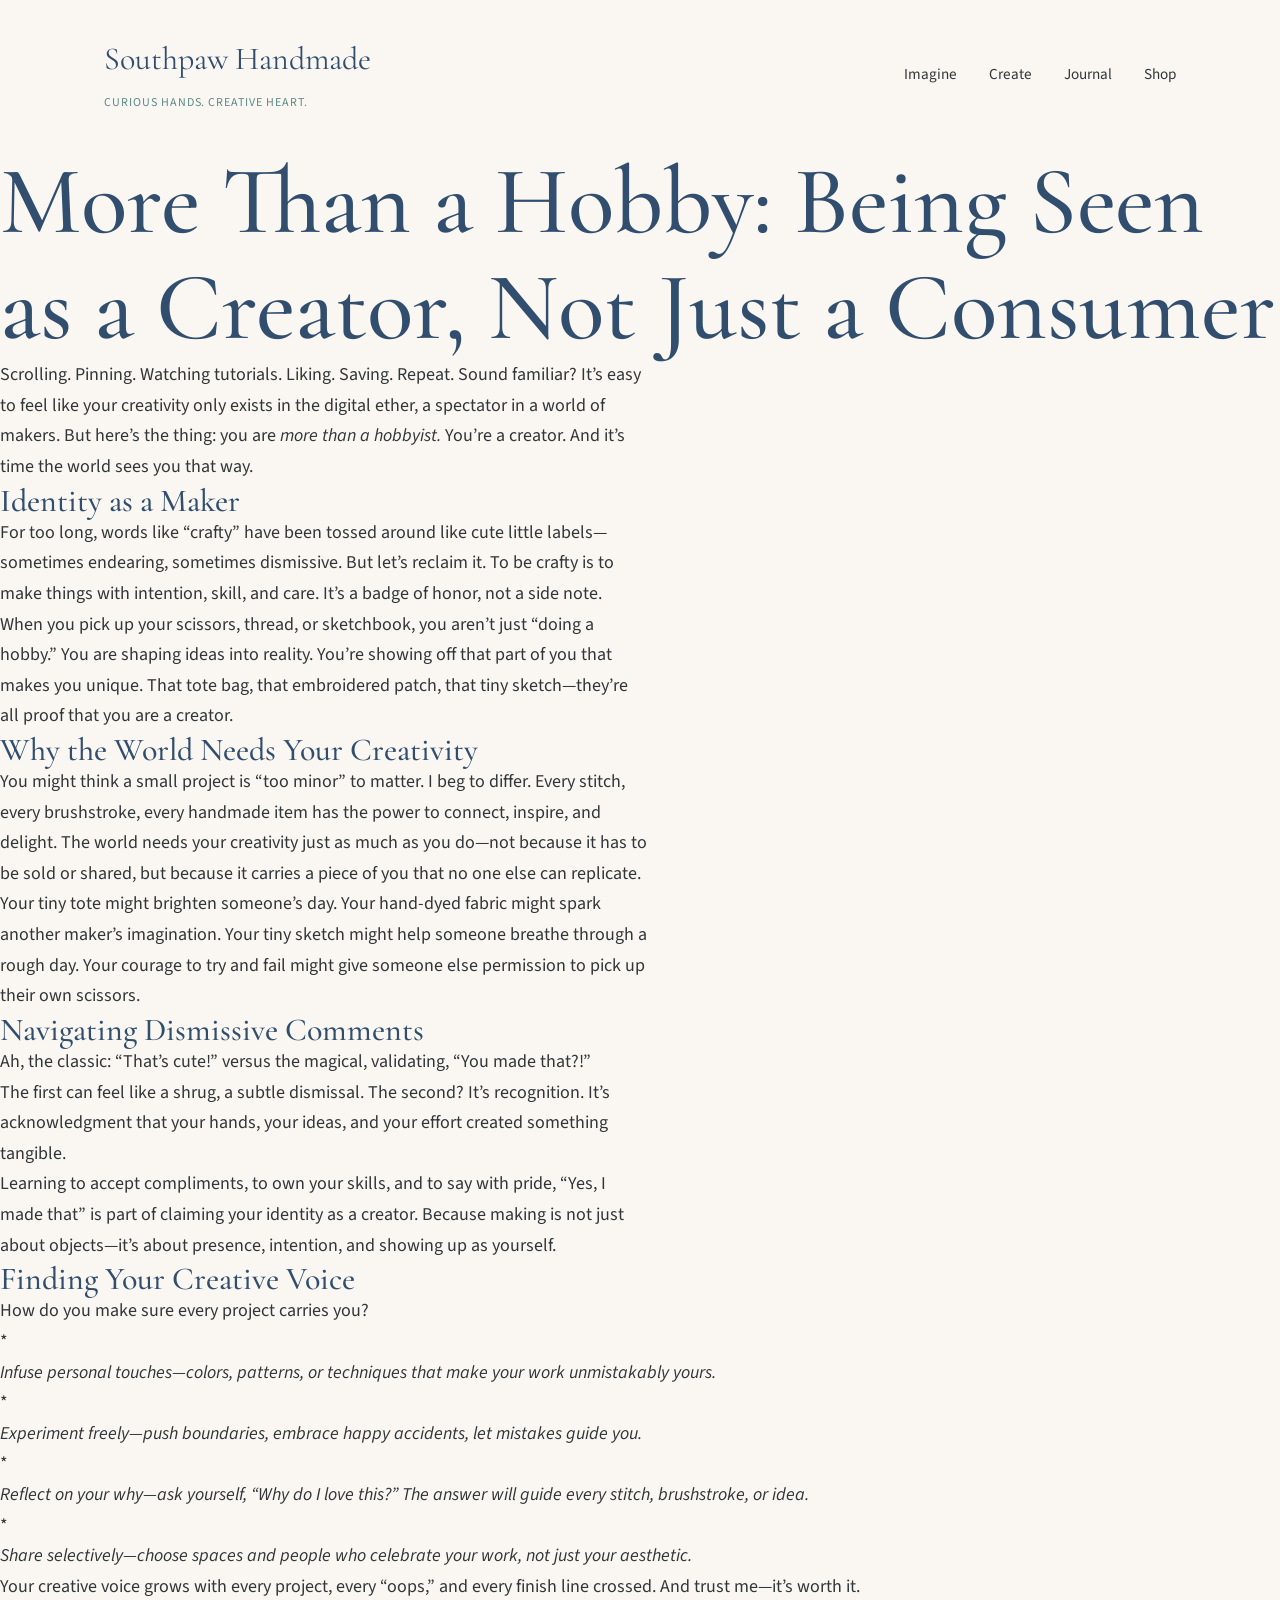
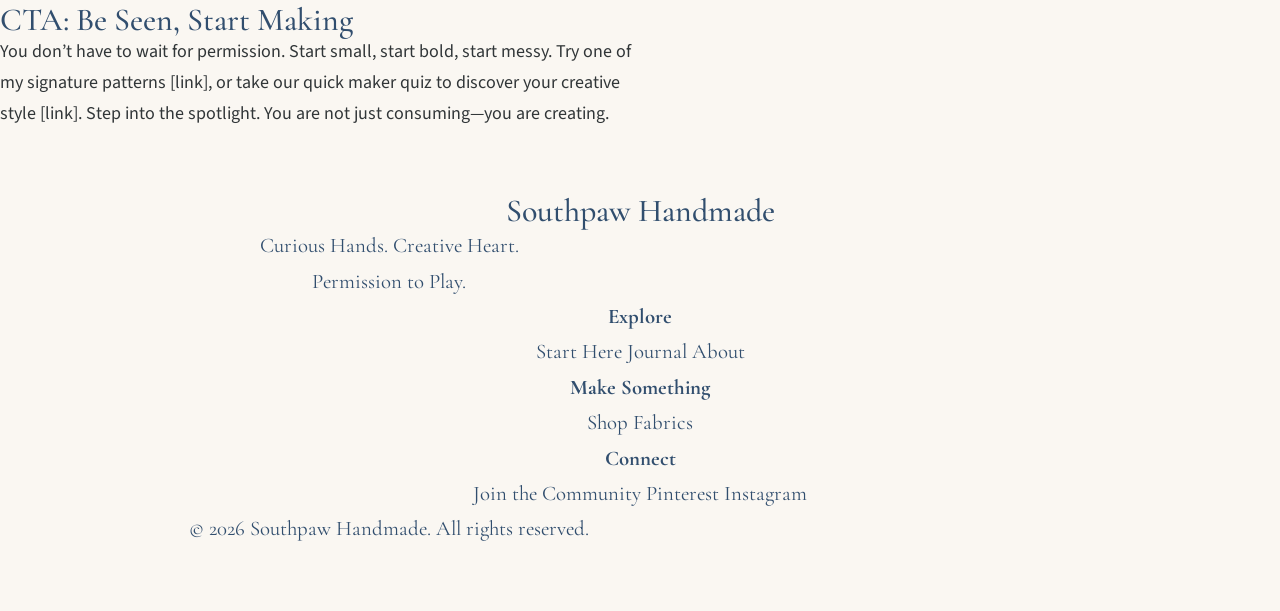
<file: More-Than-A-Hobby.html>
<!DOCTYPE html> 
<html lang="en">
<head>
    <meta charset="UTF-8">
    <meta name="viewport" content="width=device-width, initial-scale=1.0">
    <title>More Than A Hobby-Being Seen as a creator, not just a consumer | Southpaw Handmade</title>
    <meta name="description" content="Discover why making is more than a hobby. Reclaim your identity as a creator, embrace your creative voice, and let yourself be seen for what you make.">
    <link rel="stylesheet" href="style.css">
    <!-- Google Fonts -->
    <link rel="preconnect" href="https://fonts.googleapis.com">
    <link rel="preconnect" href="https://fonts.gstatic.com" crossorigin>
    <link href="https://fonts.googleapis.com/css2?family=Cormorant+Garamond:wght@400;500;600;700&family=Source+Sans+3:wght@300;400;500;600&display=swap" rel="stylesheet">
</head>

<body>
<header class="site-header">
    <div class="logo">
        <span>Southpaw Handmade</span>
        <small>Curious Hands. Creative Heart.</small>
    </div>
    <nav>
        <a href="#imagine">Imagine</a>
        <a href="#create">Create</a>
        <a href="#journal">Journal</a>
        <a href="#shop">Shop</a>
    </nav>
</header>
<h1>More Than a Hobby: Being Seen as a Creator, Not Just a Consumer</h1>
<p>Scrolling. Pinning. Watching tutorials. Liking. Saving. Repeat. Sound familiar? It’s easy to feel like your creativity only exists in the digital ether, a spectator in a world of makers. But here’s the thing: you are <em>more than a hobbyist.</em> You’re a creator. And it’s time the world sees you that way. </p>
<h3>Identity as a Maker </h3>
<p> For too long, words like “crafty” have been tossed around like cute little labels—sometimes endearing, sometimes dismissive. But let’s reclaim it. To be crafty is to make things with intention, skill, and care. It’s a badge of honor, not a side note. </p>
<p> When you pick up your scissors, thread, or sketchbook, you aren’t just “doing a hobby.” You are shaping ideas into reality. You’re showing off that part of you that makes you unique. That tote bag, that embroidered patch, that tiny sketch—they’re all proof that you are a creator. </p>
<h3> Why the World Needs Your Creativity </h3>
<p> You might think a small project is “too minor” to matter. I beg to differ. Every stitch, every brushstroke, every handmade item has the power to connect, inspire, and delight. The world needs your creativity just as much as you do—not because it has to be sold or shared, but because it carries a piece of you that no one else can replicate. </p>
<p> Your tiny tote might brighten someone’s day. Your hand-dyed fabric might spark another maker’s imagination. Your tiny sketch might help someone breathe through a rough day. Your courage to try and fail might give someone else permission to pick up their own scissors. </p>
<h3> Navigating Dismissive Comments </h3>
<p> Ah, the classic: “That’s cute!” versus the magical, validating, “You made that?!”</p>
<p> The first can feel like a shrug, a subtle dismissal. The second? It’s recognition. It’s acknowledgment that your hands, your ideas, and your effort created something tangible. </p>
<p> Learning to accept compliments, to own your skills, and to say with pride, “Yes, I made that” is part of claiming your identity as a creator. Because making is not just about objects—it’s about presence, intention, and showing up as yourself. </p>
<h3> Finding Your Creative Voice </h3>
<p> How do you make sure every project carries you? </p><ul>
* <li><em>Infuse personal touches—colors, patterns, or techniques that make your work unmistakably yours. </li></em>
* <li><em> Experiment freely—push boundaries, embrace happy accidents, let mistakes guide you. </li></em>
* <li><em> Reflect on your why—ask yourself, “Why do I love this?” The answer will guide every stitch, brushstroke, or idea. </li></em>
* <li><em> Share selectively—choose spaces and people who celebrate your work, not just your aesthetic. </li></em></ul
<p> Your creative voice grows with every project, every “oops,” and every finish line crossed. And trust me—it’s worth it. </p>
<h3> CTA: Be Seen, Start Making </h3>
<p> You don’t have to wait for permission. Start small, start bold, start messy. Try one of my signature patterns [link], or take our quick maker quiz to discover your creative style [link]. Step into the spotlight. You are not just consuming—you are creating. </p>
<div class="share-buttons">
<footer class="site-footer">
    <div class="footer-content">
        <div class="footer-brand">
            <h3>Southpaw Handmade</h3>
            <p>Curious Hands. Creative Heart.</p>
            <p>Permission to Play.</p>
        </div>
        <div class="footer-links">
            <div>
                <h4>Explore</h4>
                <a href="/start/">Start Here</a>
                <a href="/journal/">Journal</a>
                <a href="/about/">About</a>
            </div>
            <div>
                <h4>Make Something</h4>
               <!-- <a href="/patterns/">Sewing Patterns</a>-->
                <a href="https://www.spoonflower.com/profiles/southpawhandmade">Shop Fabrics</a>
                <!--<a href="/projects/">Projects</a>-->
            </div>
            <div>
                <h4>Connect</h4>
                <a href="/subscribe/">Join the Community</a>
                <a href="www.pinterest.com/southpawhandmade">Pinterest</a>
                <a href="www.instagram.com/southpawhandmade">Instagram</a>
            </div>
        </div>
    </div>
    <div class="footer-bottom">
        <p>© 2026 Southpaw Handmade. All rights reserved.</p>
    </div>
</footer>
</file>
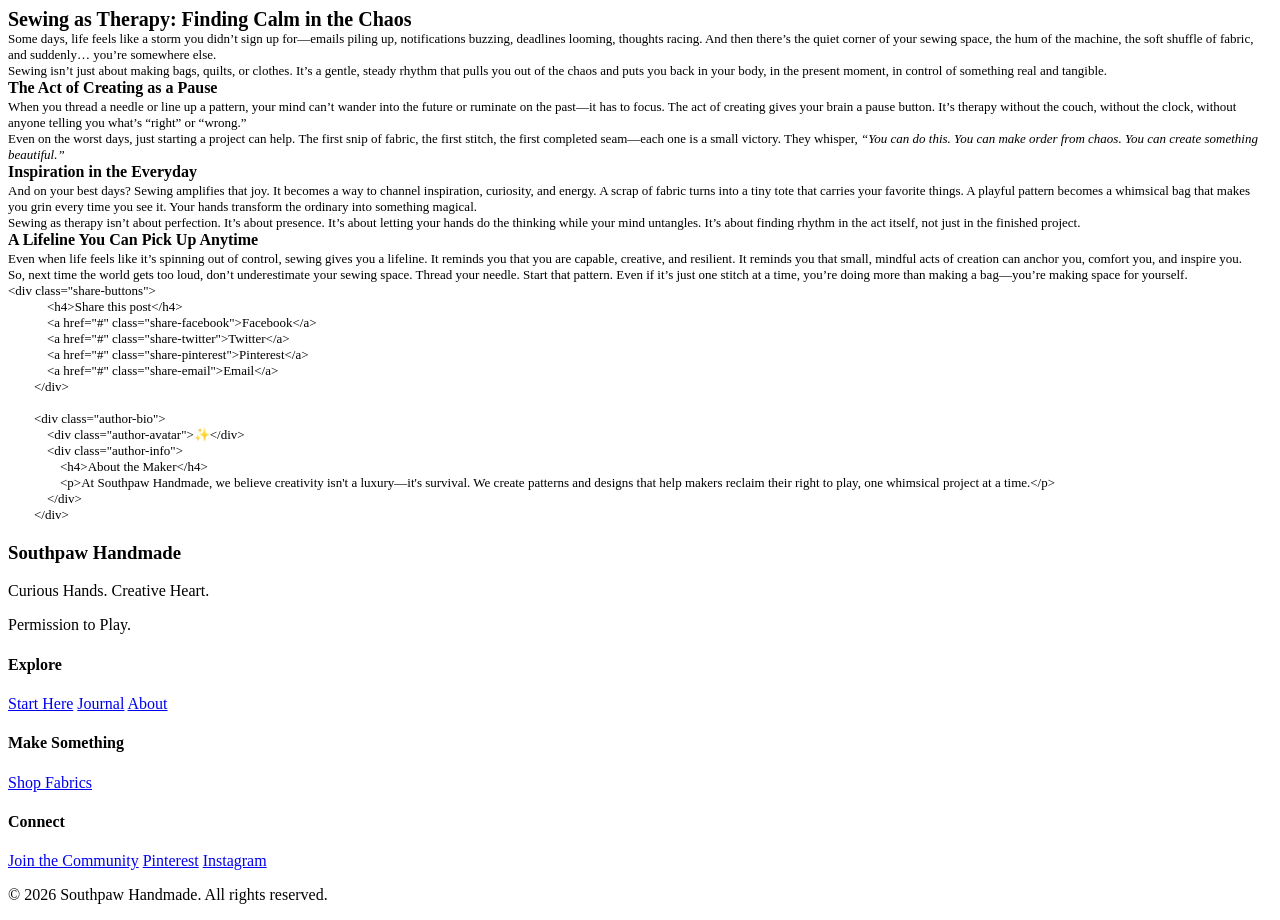
<file: Sewing as Therapy.html>
<!DOCTYPE html PUBLIC "-//W3C//DTD HTML 4.01//EN" "http://www.w3.org/TR/html4/strict.dtd">
<html>
<head>
  <meta http-equiv="Content-Type" content="text/html; charset=utf-8">
  <meta http-equiv="Content-Style-Type" content="text/css">
  <title></title>
  <meta name="Generator" content="Cocoa HTML Writer">
  <meta name="CocoaVersion" content="2685.2">
  <style type="text/css">
    p.p1 {margin: 0.0px 0.0px 0.0px 0.0px; font: 20.0px 'Helvetica Neue'}
    p.p2 {margin: 0.0px 0.0px 0.0px 0.0px; font: 13.0px 'Helvetica Neue'}
    p.p3 {margin: 0.0px 0.0px 2.0px 0.0px; font: 16.0px 'Helvetica Neue'}
    p.p4 {margin: 0.0px 0.0px 0.0px 0.0px; font: 13.0px 'Helvetica Neue'; min-height: 15.0px}
  </style>
</head>
<body>
<p class="p1"><b>Sewing as Therapy: Finding Calm in the Chaos</b></p>
<p class="p2">Some days, life feels like a storm you didn’t sign up for—emails piling up, notifications buzzing, deadlines looming, thoughts racing. And then there’s the quiet corner of your sewing space, the hum of the machine, the soft shuffle of fabric, and suddenly… you’re somewhere else.</p>
<p class="p2">Sewing isn’t just about making bags, quilts, or clothes. It’s a gentle, steady rhythm that pulls you out of the chaos and puts you back in your body, in the present moment, in control of something real and tangible.</p>
<p class="p3"><b>The Act of Creating as a Pause</b></p>
<p class="p2">When you thread a needle or line up a pattern, your mind can’t wander into the future or ruminate on the past—it has to focus. The act of creating gives your brain a pause button. It’s therapy without the couch, without the clock, without anyone telling you what’s “right” or “wrong.”</p>
<p class="p2">Even on the worst days, just starting a project can help. The first snip of fabric, the first stitch, the first completed seam—each one is a small victory. They whisper, <i>“You can do this. You can make order from chaos. You can create something beautiful.”</i><i></i></p>
<p class="p3"><b>Inspiration in the Everyday</b></p>
<p class="p2">And on your best days? Sewing amplifies that joy. It becomes a way to channel inspiration, curiosity, and energy. A scrap of fabric turns into a tiny tote that carries your favorite things. A playful pattern becomes a whimsical bag that makes you grin every time you see it. Your hands transform the ordinary into something magical.</p>
<p class="p2">Sewing as therapy isn’t about perfection. It’s about presence. It’s about letting your hands do the thinking while your mind untangles. It’s about finding rhythm in the act itself, not just in the finished project.</p>
<p class="p3"><b>A Lifeline You Can Pick Up Anytime</b></p>
<p class="p2">Even when life feels like it’s spinning out of control, sewing gives you a lifeline. It reminds you that you are capable, creative, and resilient. It reminds you that small, mindful acts of creation can anchor you, comfort you, and inspire you.</p>
<p class="p2">So, next time the world gets too loud, don’t underestimate your sewing space. Thread your needle. Start that pattern. Even if it’s just one stitch at a time, you’re doing more than making a bag—you’re making space for yourself.</p>
<p class="p2">&lt;div class="share-buttons"&gt;</p>
<p class="p2"><span class="Apple-converted-space">            </span>&lt;h4&gt;Share this post&lt;/h4&gt;</p>
<p class="p2"><span class="Apple-converted-space">            </span>&lt;a href="#" class="share-facebook"&gt;Facebook&lt;/a&gt;</p>
<p class="p2"><span class="Apple-converted-space">            </span>&lt;a href="#" class="share-twitter"&gt;Twitter&lt;/a&gt;</p>
<p class="p2"><span class="Apple-converted-space">            </span>&lt;a href="#" class="share-pinterest"&gt;Pinterest&lt;/a&gt;</p>
<p class="p2"><span class="Apple-converted-space">            </span>&lt;a href="#" class="share-email"&gt;Email&lt;/a&gt;</p>
<p class="p2"><span class="Apple-converted-space">        </span>&lt;/div&gt;</p>
<p class="p4"><br></p>
<p class="p2"><span class="Apple-converted-space">        </span>&lt;div class="author-bio"&gt;</p>
<p class="p2"><span class="Apple-converted-space">            </span>&lt;div class="author-avatar"&gt;✨&lt;/div&gt;</p>
<p class="p2"><span class="Apple-converted-space">            </span>&lt;div class="author-info"&gt;</p>
<p class="p2"><span class="Apple-converted-space">                </span>&lt;h4&gt;About the Maker&lt;/h4&gt;</p>
<p class="p2"><span class="Apple-converted-space">                </span>&lt;p&gt;At Southpaw Handmade, we believe creativity isn't a luxury—it's survival. We create patterns and designs that help makers reclaim their right to play, one whimsical project at a time.&lt;/p&gt;</p>
<p class="p2"><span class="Apple-converted-space">            </span>&lt;/div&gt;</p>
<p class="p2"><span class="Apple-converted-space">        </span>&lt;/div&gt;</p>
</body>
  <footer class="site-footer">
    <div class="footer-content">
        <div class="footer-brand">
            <h3>Southpaw Handmade</h3>
            <p>Curious Hands. Creative Heart.</p>
            <p>Permission to Play.</p>
        </div>
        <div class="footer-links">
            <div>
                <h4>Explore</h4>
                <a href="/start/">Start Here</a>
                <a href="/journal/">Journal</a>
                <a href="/about/">About</a>
            </div>
            <div>
                <h4>Make Something</h4>
               <!-- <a href="/patterns/">Sewing Patterns</a>-->
                <a href="https://www.spoonflower.com/profiles/southpawhandmade">Shop Fabrics</a>
                <!--<a href="/projects/">Projects</a>-->
            </div>
            <div>
                <h4>Connect</h4>
                <a href="/subscribe/">Join the Community</a>
                <a href="www.pinterest.com/southpawhandmade">Pinterest</a>
                <a href="www.instagram.com/southpawhandmade">Instagram</a>
            </div>
        </div>
    </div>
    <div class="footer-bottom">
        <p>© 2026 Southpaw Handmade. All rights reserved.</p>
    </div>
</footer>
</html>
</file>
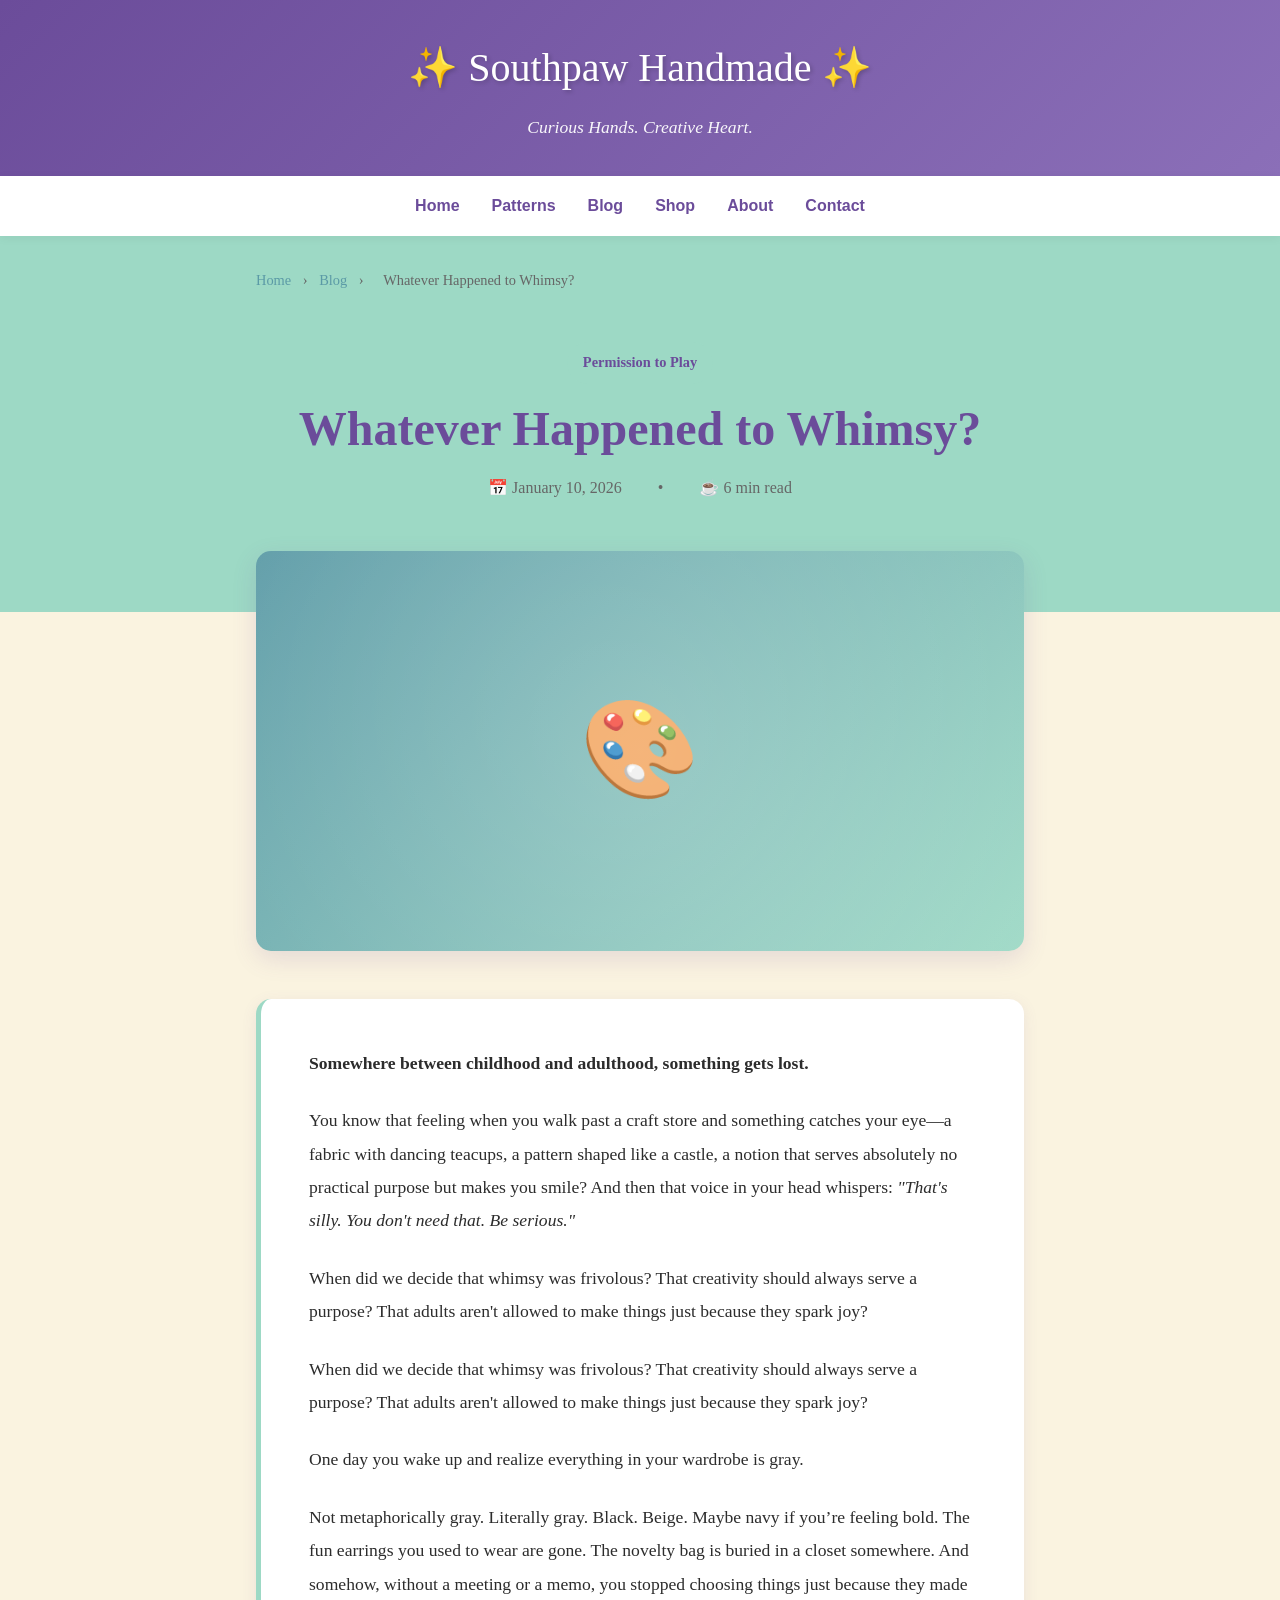
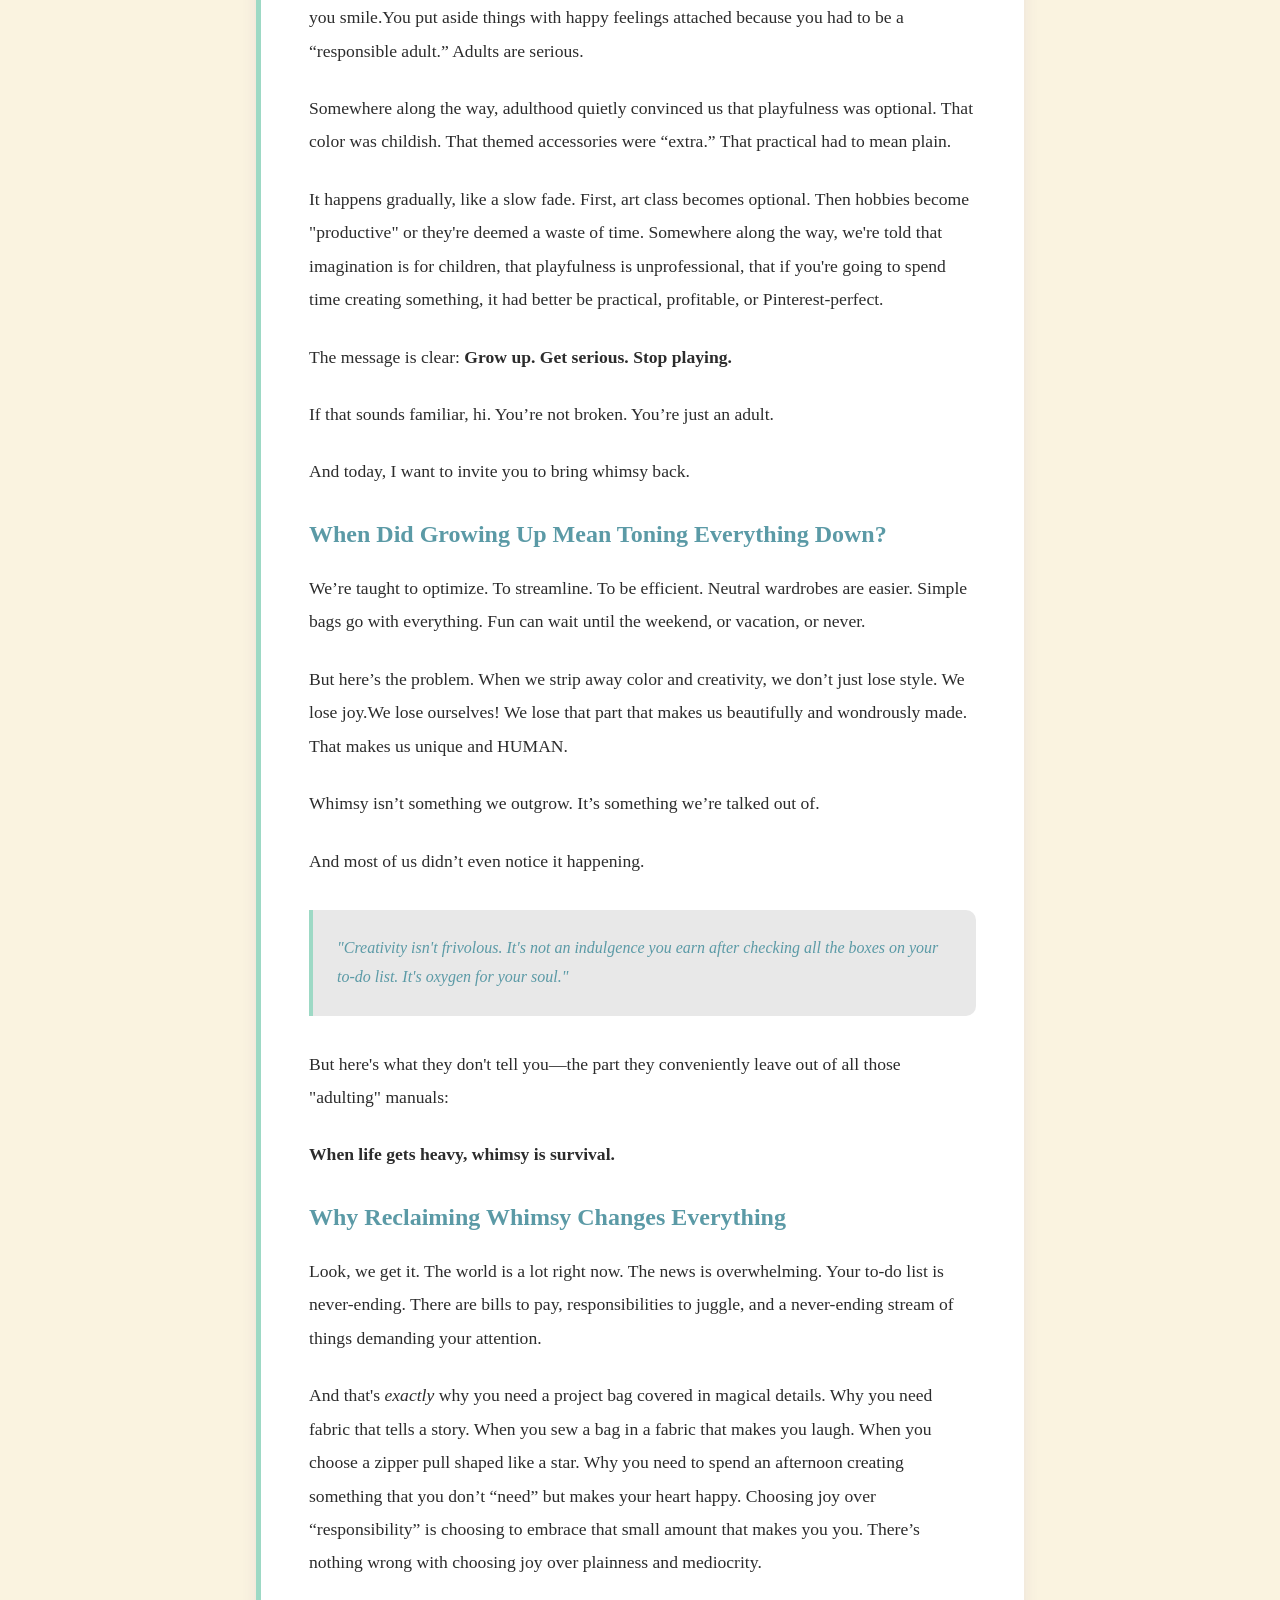
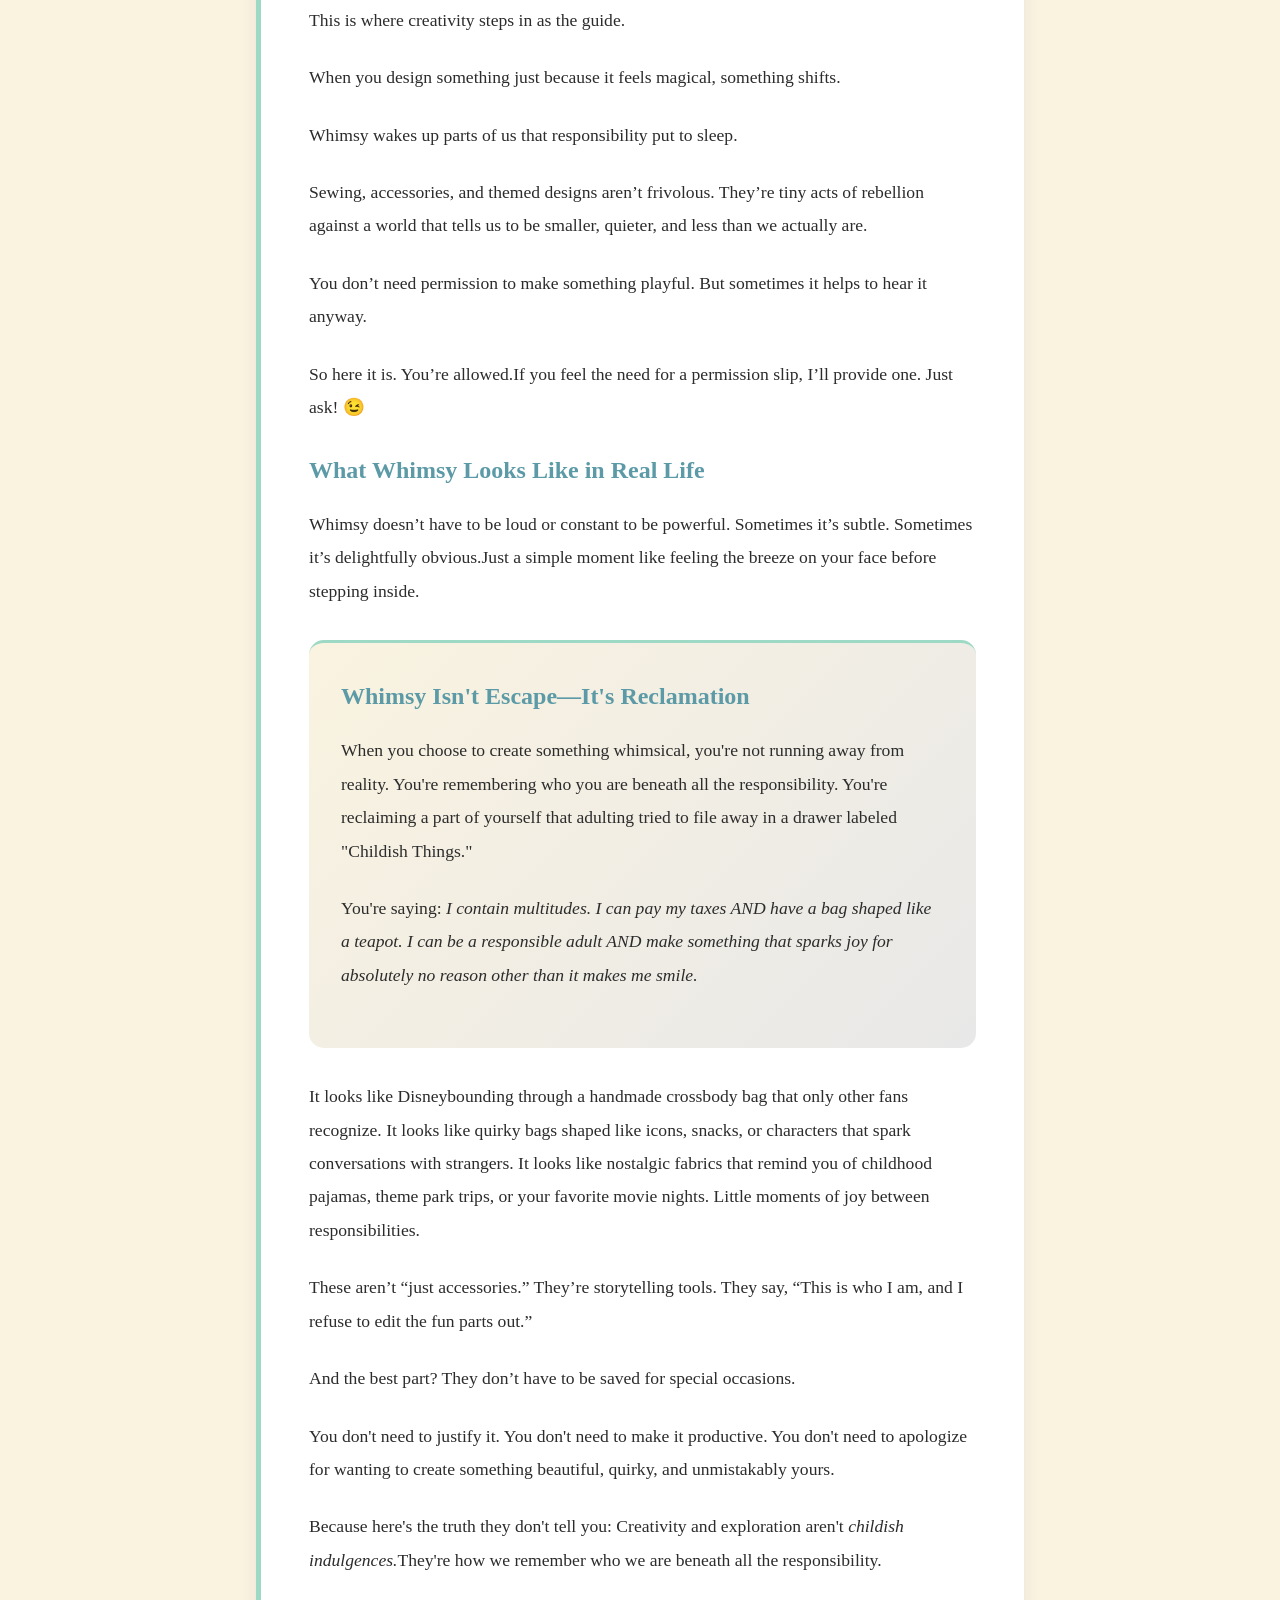
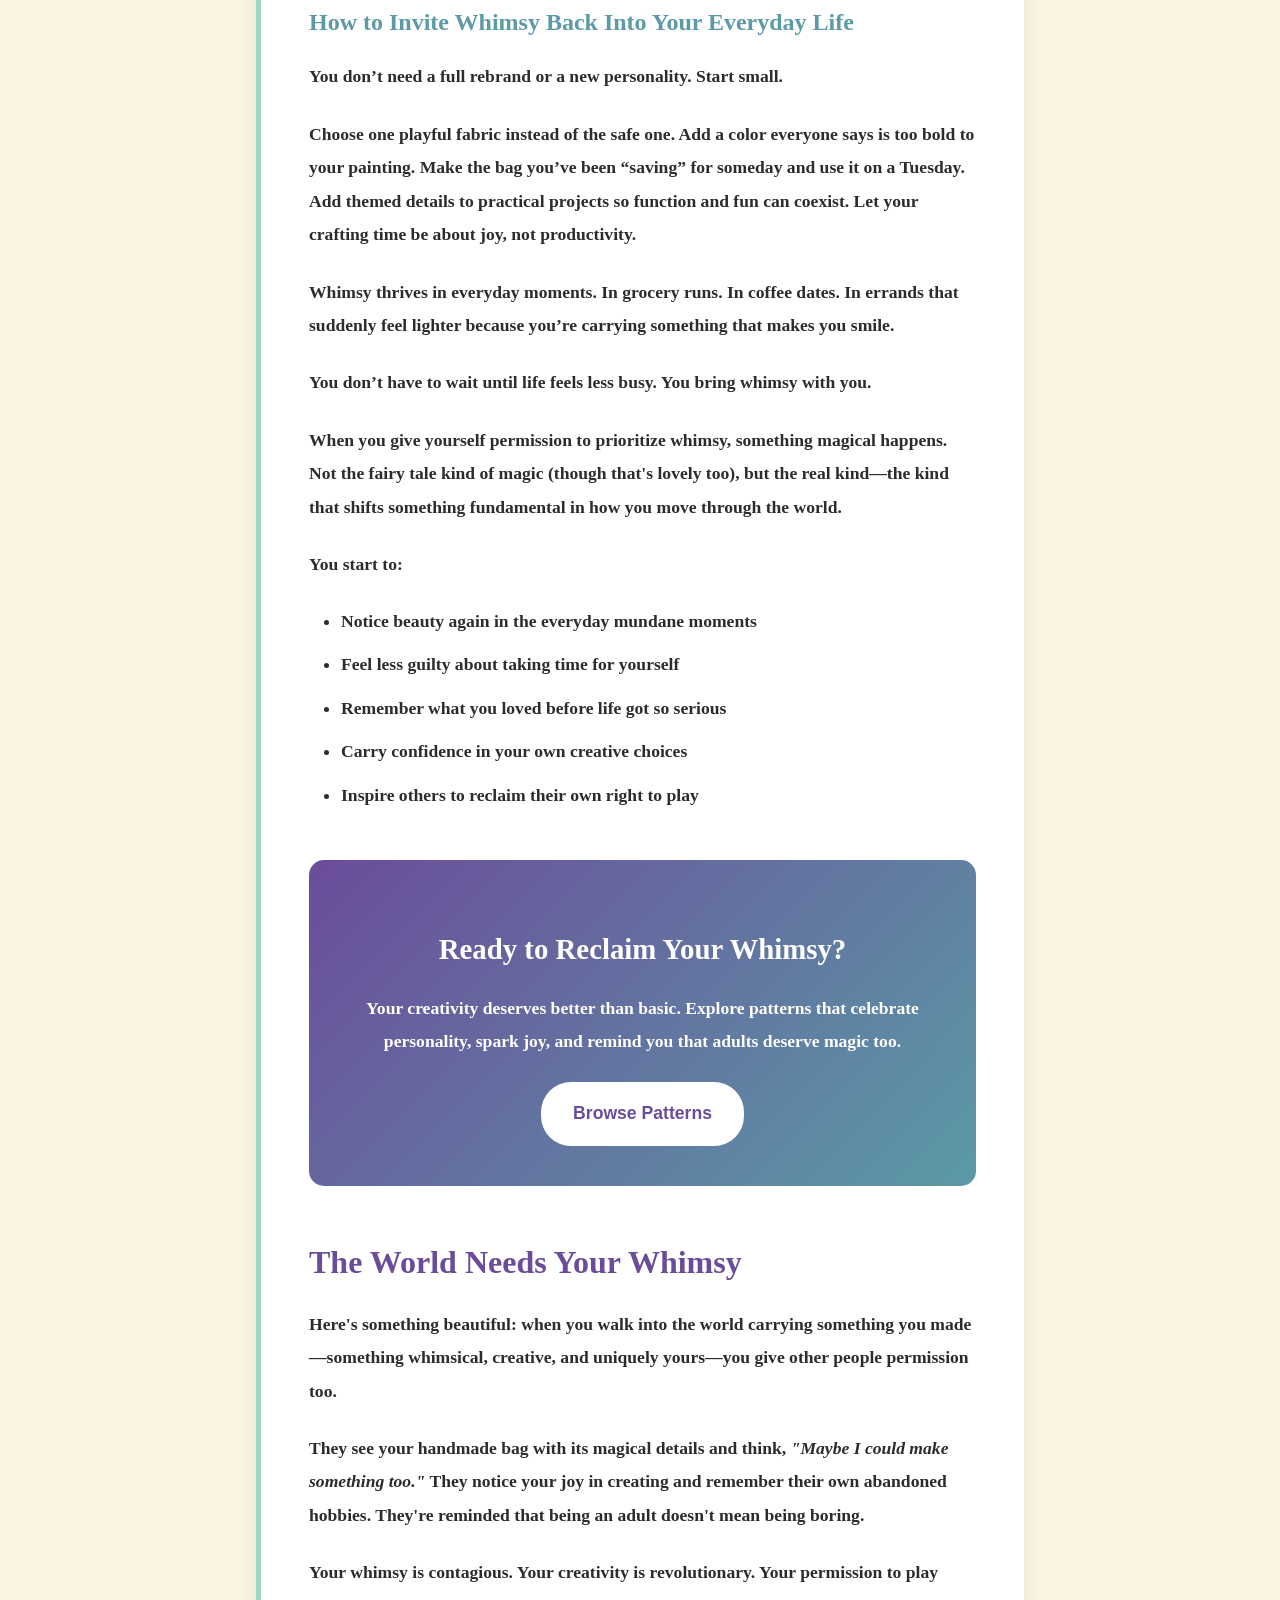
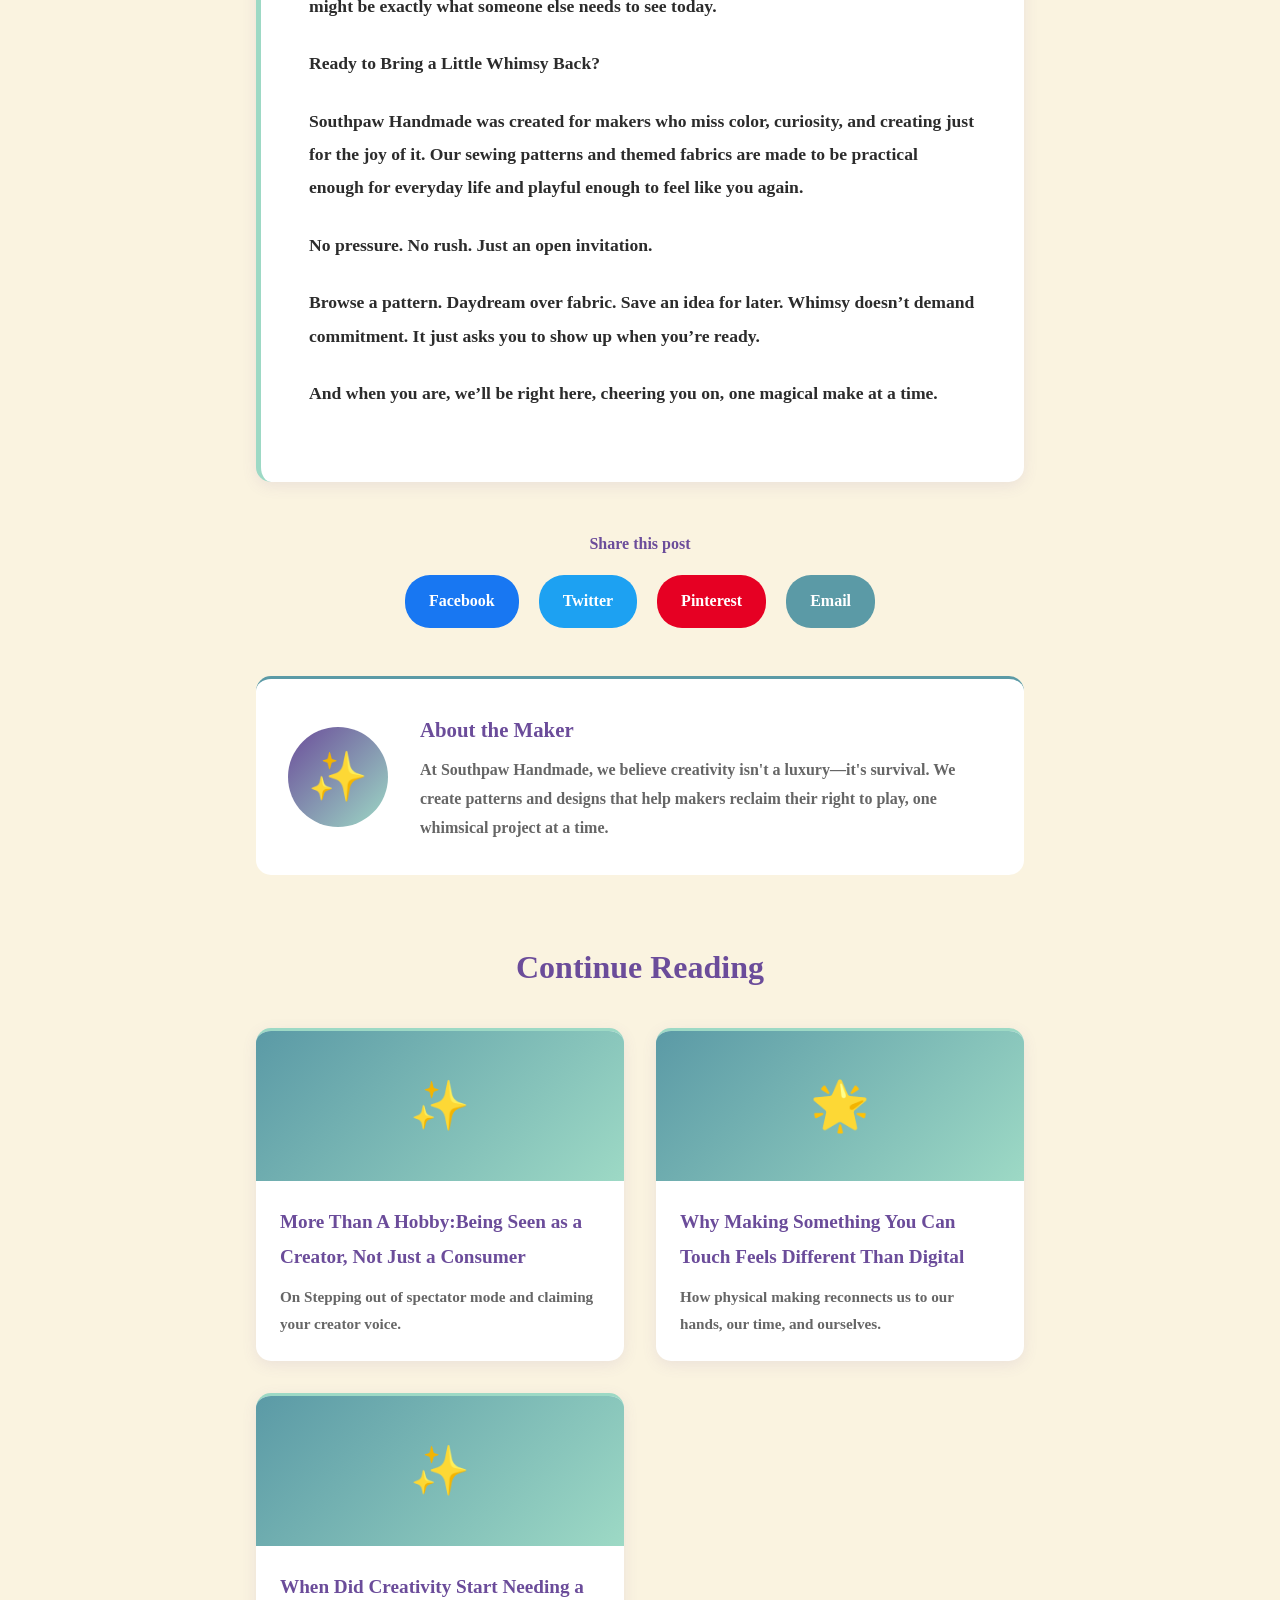
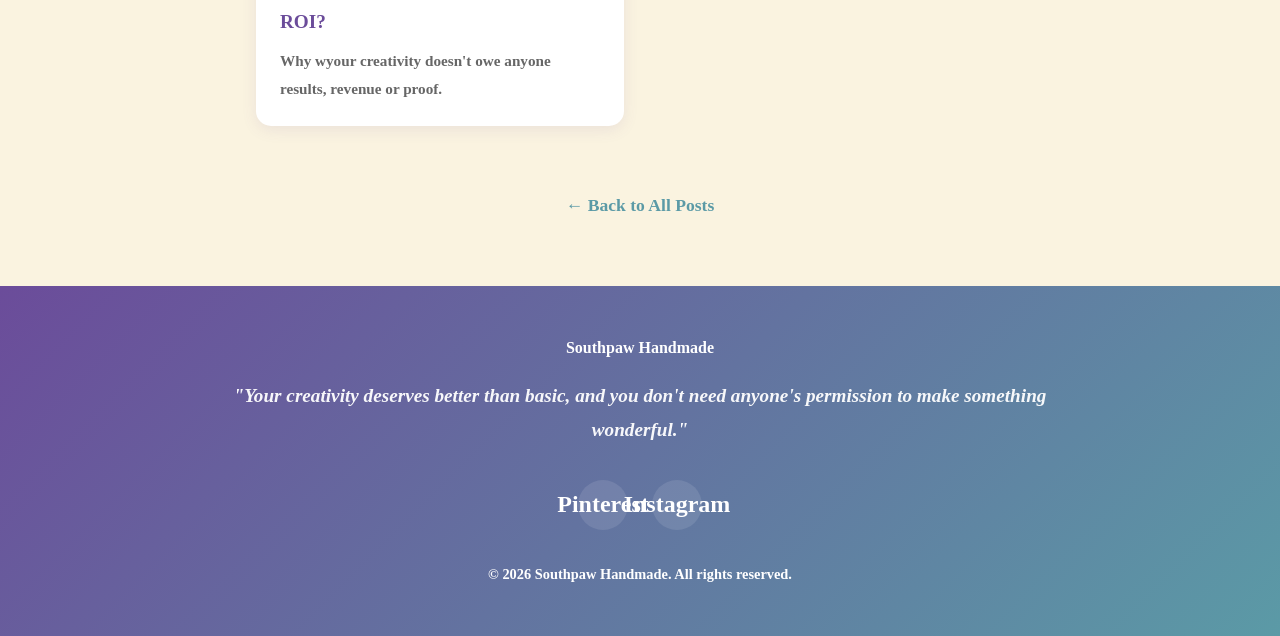
<file: whatever-happened-to-whimsy.html>
<!DOCTYPE html>
<html lang="en">
<head>
    <meta charset="UTF-8">
    <meta name="viewport" content="width=device-width, initial-scale=1.0">
    <title>Whatever Happened to Whimsy? | Southpaw Handmade</title>
    <meta name="description" content="Somewhere between childhood and adulthood, we're told whimsy is frivolous. Here's why we believe the opposite.">
    <style>
        * {
            margin: 0;
            padding: 0;
            box-sizing: border-box;
        }

        :root {
            --primary: #6B4C9A;
            --secondary: #5B9AA6;
            --accent: #9DD9C5;
            --cream: #FAF3E0;
            --pale-grey: #E8E8E8;
            --text: #2C2C2C;
            --light: #FFF8F3;
        }

        body {
            font-family: 'Georgia', serif;
            color: var(--text);
            background: var(--cream);
            line-height: 1.8;
        }

        header {
            background: linear-gradient(135deg, var(--primary) 0%, #8B6FB8 100%);
            color: white;
            padding: 2rem 1rem;
            text-align: center;
            box-shadow: 0 4px 20px rgba(0,0,0,0.1);
        }

        .logo {
            font-family: 'Brush Script MT', cursive;
            font-size: 2.5rem;
            margin-bottom: 0.5rem;
            text-shadow: 2px 2px 4px rgba(0,0,0,0.2);
        }

        .tagline {
            font-size: 1.1rem;
            font-style: italic;
            opacity: 0.95;
            font-family: 'Georgia', serif;
        }

        nav {
            background: white;
            padding: 1rem;
            box-shadow: 0 2px 10px rgba(0,0,0,0.05);
            position: sticky;
            top: 0;
            z-index: 100;
        }

        nav ul {
            list-style: none;
            display: flex;
            justify-content: center;
            gap: 2rem;
            flex-wrap: wrap;
        }

        nav a {
            color: var(--primary);
            text-decoration: none;
            font-weight: 600;
            font-family: 'Trebuchet MS', sans-serif;
            transition: color 0.3s;
            position: relative;
        }

        nav a:hover {
            color: var(--secondary);
        }

        nav a::after {
            content: '';
            position: absolute;
            bottom: -5px;
            left: 0;
            width: 0;
            height: 2px;
            background: var(--accent);
            transition: width 0.3s;
        }

        nav a:hover::after {
            width: 100%;
        }

        .breadcrumb {
            max-width: 800px;
            margin: 2rem auto 0;
            padding: 0 1rem;
            font-size: 0.9rem;
        }

        .breadcrumb a {
            color: var(--secondary);
            text-decoration: none;
        }

        .breadcrumb a:hover {
            text-decoration: underline;
        }

        .breadcrumb span {
            color: #666;
            margin: 0 0.5rem;
        }

        article {
            max-width: 800px;
            margin: 3rem auto;
            padding: 0 1rem;
        }

        .post-header {
            text-align: center;
            margin-bottom: 3rem;
        }

        .post-category {
            display: inline-block;
            background: var(--accent);
            color: var(--primary);
            padding: 0.5rem 1rem;
            border-radius: 25px;
            font-weight: 600;
            font-size: 0.9rem;
            margin-bottom: 1rem;
        }

        .post-title {
            font-size: 3rem;
            color: var(--primary);
            font-family: 'Brush Script MT', cursive;
            margin-bottom: 1rem;
            line-height: 1.2;
        }

        .post-meta {
            color: #666;
            font-size: 1rem;
            margin-bottom: 2rem;
        }

        .post-meta span {
            margin: 0 1rem;
        }

        .featured-image {
            width: 100%;
            height: 400px;
            background: linear-gradient(135deg, var(--secondary), var(--accent));
            border-radius: 15px;
            display: flex;
            align-items: center;
            justify-content: center;
            font-size: 6rem;
            margin-bottom: 3rem;
            box-shadow: 0 8px 25px rgba(107, 76, 154, 0.15);
            position: relative;
            overflow: hidden;
        }

        .featured-image::before {
            content: '';
            position: absolute;
            width: 200%;
            height: 200%;
            background: radial-gradient(circle, rgba(255,255,255,0.2) 0%, transparent 70%);
            animation: shimmer 4s infinite;
        }

        @keyframes shimmer {
            0% { transform: translate(-50%, -50%) rotate(0deg); }
            100% { transform: translate(-50%, -50%) rotate(360deg); }
        }

        .post-content {
            background: white;
            padding: 3rem;
            border-radius: 15px;
            box-shadow: 0 4px 15px rgba(107, 76, 154, 0.1);
            border-left: 5px solid var(--accent);
        }

        .post-content h2 {
            color: var(--primary);
            font-size: 2rem;
            margin: 2rem 0 1rem 0;
            font-family: 'Georgia', serif;
        }

        .post-content h3 {
            color: var(--secondary);
            font-size: 1.5rem;
            margin: 1.5rem 0 1rem 0;
        }

        .post-content p {
            margin-bottom: 1.5rem;
            font-size: 1.1rem;
            line-height: 1.9;
        }

        .post-content blockquote {
            border-left: 4px solid var(--accent);
            padding-left: 1.5rem;
            margin: 2rem 0;
            font-style: italic;
            color: var(--secondary);
            background: var(--pale-grey);
            padding: 1.5rem;
            border-radius: 0 10px 10px 0;
        }

        .post-content ul, .post-content ol {
            margin: 1.5rem 0 1.5rem 2rem;
        }

        .post-content li {
            margin-bottom: 0.75rem;
            font-size: 1.1rem;
        }

        .highlight-box {
            background: linear-gradient(135deg, var(--cream), var(--pale-grey));
            padding: 2rem;
            border-radius: 15px;
            margin: 2rem 0;
            border-top: 3px solid var(--accent);
        }

        .highlight-box h3 {
            margin-top: 0;
        }

        .cta-box {
            background: linear-gradient(135deg, var(--primary), var(--secondary));
            color: white;
            padding: 2.5rem;
            border-radius: 15px;
            text-align: center;
            margin: 3rem 0;
        }

        .cta-box h3 {
            color: white;
            margin-bottom: 1rem;
            font-size: 1.8rem;
        }

        .cta-box p {
            margin-bottom: 1.5rem;
            font-size: 1.1rem;
        }

        .cta-button {
            display: inline-block;
            background: white;
            color: var(--primary);
            padding: 1rem 2rem;
            border-radius: 30px;
            text-decoration: none;
            font-weight: 700;
            font-family: 'Trebuchet MS', sans-serif;
            transition: all 0.3s;
            font-size: 1.1rem;
        }

        .cta-button:hover {
            transform: scale(1.05);
            box-shadow: 0 5px 20px rgba(255,255,255,0.3);
        }

        .author-bio {
            background: white;
            padding: 2rem;
            border-radius: 15px;
            margin: 3rem 0;
            border-top: 3px solid var(--secondary);
            display: flex;
            gap: 2rem;
            align-items: center;
        }

        .author-avatar {
            width: 100px;
            height: 100px;
            border-radius: 50%;
            background: linear-gradient(135deg, var(--primary), var(--accent));
            display: flex;
            align-items: center;
            justify-content: center;
            font-size: 3rem;
            flex-shrink: 0;
        }

        .author-info h4 {
            color: var(--primary);
            margin-bottom: 0.5rem;
            font-size: 1.3rem;
        }

        .author-info p {
            margin: 0;
            color: #666;
            font-size: 1rem;
        }

        .share-buttons {
            margin: 3rem 0;
            text-align: center;
        }

        .share-buttons h4 {
            color: var(--primary);
            margin-bottom: 1rem;
        }

        .share-buttons a {
            display: inline-block;
            margin: 0 0.5rem;
            color: white;
            text-decoration: none;
            padding: 0.75rem 1.5rem;
            border-radius: 25px;
            transition: transform 0.3s;
            font-weight: 600;
        }

        .share-buttons a:hover {
            transform: translateY(-3px);
        }

        .share-facebook { background: #1877F2; }
        .share-twitter { background: #1DA1F2; }
        .share-pinterest { background: #E60023; }
        .share-email { background: var(--secondary); }

        .related-posts {
            margin: 4rem 0;
        }

        .related-posts h3 {
            color: var(--primary);
            font-size: 2rem;
            margin-bottom: 2rem;
            text-align: center;
        }

        .related-grid {
            display: grid;
            grid-template-columns: repeat(auto-fit, minmax(250px, 1fr));
            gap: 2rem;
        }

        .related-card {
            background: white;
            border-radius: 15px;
            overflow: hidden;
            box-shadow: 0 4px 15px rgba(107, 76, 154, 0.1);
            transition: transform 0.3s;
            text-decoration: none;
            color: var(--text);
            border-top: 3px solid var(--accent);
        }

        .related-card:hover {
            transform: translateY(-5px);
        }

        .related-image {
            height: 150px;
            background: linear-gradient(135deg, var(--secondary), var(--accent));
            display: flex;
            align-items: center;
            justify-content: center;
            font-size: 3rem;
        }

        .related-content {
            padding: 1.5rem;
        }

        .related-content h4 {
            color: var(--primary);
            margin-bottom: 0.5rem;
            font-size: 1.2rem;
        }

        .related-content p {
            font-size: 0.95rem;
            color: #666;
            margin: 0;
        }

        .back-to-blog {
            text-align: center;
            margin: 3rem 0;
        }

        .back-to-blog a {
            display: inline-block;
            color: var(--secondary);
            text-decoration: none;
            font-weight: 600;
            font-size: 1.1rem;
            transition: color 0.3s;
        }

        .back-to-blog a:hover {
            color: var(--primary);
        }

        footer {
            background: linear-gradient(135deg, var(--primary) 0%, var(--secondary) 100%);
            color: white;
            text-align: center;
            padding: 3rem 1rem;
            margin-top: 4rem;
        }

        .footer-content {
            max-width: 900px;
            margin: 0 auto;
        }

        .footer-quote {
            font-style: italic;
            font-size: 1.2rem;
            margin: 1rem 0 2rem 0;
            opacity: 0.95;
        }

        .social-links {
            display: flex;
            justify-content: center;
            gap: 1.5rem;
            margin-top: 1.5rem;
        }

        .social-links a {
            color: white;
            text-decoration: none;
            font-size: 1.5rem;
            transition: transform 0.3s;
            background: rgba(255,255,255,0.1);
            width: 50px;
            height: 50px;
            display: flex;
            align-items: center;
            justify-content: center;
            border-radius: 50%;
        }

        .social-links a:hover {
            transform: scale(1.2);
            background: rgba(255,255,255,0.2);
        }

        @media (max-width: 768px) {
            .logo {
                font-size: 2rem;
            }

            .post-title {
                font-size: 2rem;
            }

            .post-content {
                padding: 2rem 1.5rem;
            }

            .featured-image {
                height: 250px;
                font-size: 4rem;
            }

            nav ul {
                gap: 1rem;
            }

            .author-bio {
                flex-direction: column;
                text-align: center;
            }

            .related-grid {
                grid-template-columns: 1fr;
            }

            .cta-box {
                padding: 2rem 1.5rem;
            }
        }
    </style>
</head>
<body>
    <header>
        <div class="logo">✨ Southpaw Handmade ✨</div>
        <p class="tagline">Curious Hands. Creative Heart.</p>
    </header>

    <nav>
        <ul>
            <li><a href="/">Home</a></li>
            <li><a href="/patterns">Patterns</a></li>
            <li><a href="/blog">Blog</a></li>
            <li><a href="/shop">Shop</a></li>
            <li><a href="/about">About</a></li>
            <li><a href="/contact">Contact</a></li>
        </ul>
    </nav>

    <div class="breadcrumb">
        <a href="/">Home</a>
        <span>›</span>
        <a href="/blog">Blog</a>
        <span>›</span>
        <span>Whatever Happened to Whimsy?</span>
    </div>

    <article>
        <div class="post-header">
            <div class="post-category">Permission to Play</div>
            <h1 class="post-title">Whatever Happened to Whimsy?</h1>
            <div class="post-meta">
                <span>📅 January 10, 2026</span>
                <span>•</span>
                <span>☕ 6 min read</span>
            </div>
        </div>

        <div class="featured-image">🎨</div>

        <div class="post-content">
            <p><strong>Somewhere between childhood and adulthood, something gets lost.</strong></p>

            <p>You know that feeling when you walk past a craft store and something catches your eye—a fabric with dancing teacups, a pattern shaped like a castle, a notion that serves absolutely no practical purpose but makes you smile? And then that voice in your head whispers: <em>"That's silly. You don't need that. Be serious."</em></p>
			<p>When did we decide that whimsy was frivolous? That creativity should always serve a purpose? That adults aren't allowed to make things just because they spark joy?</p>

            <p>When did we decide that whimsy was frivolous? That creativity should always serve a purpose? That adults aren't allowed to make things just because they spark joy?</p>

            <p>One day you wake up and realize everything in your wardrobe is gray.</p>
            <p>Not metaphorically gray. Literally gray. Black. Beige. Maybe navy if you’re feeling bold. The fun earrings you used to wear are gone. The novelty bag is buried in a closet somewhere. And somehow, without a meeting or a memo, you stopped choosing things just because they made you smile.You put aside things with happy feelings attached because you had to be a “responsible adult.” Adults are serious. </p>
			<p>Somewhere along the way, adulthood quietly convinced us that playfulness was optional. That color was childish. That themed accessories were “extra.” That practical had to mean plain.</p> 


            <p>It happens gradually, like a slow fade. First, art class becomes optional. Then hobbies become "productive" or they're deemed a waste of time. Somewhere along the way, we're told that imagination is for children, that playfulness is unprofessional, that if you're going to spend time creating something, it had better be practical, profitable, or Pinterest-perfect.</p>

            <p>The message is clear: <strong>Grow up. Get serious. Stop playing.</strong></p>
            <p>If that sounds familiar, hi. You’re not broken. You’re just an adult.</p>

			<p>And today, I want to invite you to bring whimsy back.</p>

			<h3> <strong>When Did Growing Up Mean Toning Everything Down?</strong></h3>

			<p>We’re taught to optimize. To streamline. To be efficient. Neutral wardrobes are easier. Simple bags go with everything. Fun can wait until the weekend, or vacation, or never.</p>

			<p>But here’s the problem. When we strip away color and creativity, we don’t just lose style. We lose joy.We lose ourselves! We lose that part that makes us beautifully and wondrously made. That makes us unique and HUMAN. </p>

			<p>Whimsy isn’t something we outgrow. It’s something we’re talked out of.</p>

			<p>And most of us didn’t even notice it happening.</p>

            <blockquote>
                "Creativity isn't frivolous. It's not an indulgence you earn after checking all the boxes on your to-do list. It's oxygen for your soul."
            </blockquote>

            <p>But here's what they don't tell you—the part they conveniently leave out of all those "adulting" manuals:</p>

            <p><strong>When life gets heavy, whimsy is survival.</strong></p>

            <h3><strong>Why Reclaiming Whimsy Changes Everything</strong></h3>

            <p>Look, we get it. The world is a lot right now. The news is overwhelming. Your to-do list is never-ending. There are bills to pay, responsibilities to juggle, and a never-ending stream of things demanding your attention.</p>

            <p>And that's <em>exactly</em> why you need a project bag covered in magical details. Why you need fabric that tells a story. When you sew a bag in a fabric that makes you laugh. When you choose a zipper pull shaped like a star. Why you need to spend an afternoon creating something that you don’t “need” but makes your heart happy. Choosing joy over “responsibility” is choosing to embrace that small amount that makes you you. There’s nothing wrong with choosing joy over plainness and mediocrity. </p>

            <p>This is where creativity steps in as the guide.</p>

			<p>When you design something just because it feels magical, something shifts.</p>

			<p>Whimsy wakes up parts of us that responsibility put to sleep.</p>

			<p>Sewing, accessories, and themed designs aren’t frivolous. They’re tiny acts of rebellion against a world that tells us to be smaller, quieter, and less than we actually are.</p>

			<p>You don’t need permission to make something playful. But sometimes it helps to hear it anyway.</p>

			<p>So here it is. You’re allowed.If you feel the need for a permission slip, I’ll provide one. Just ask! 😉</p>

			<h3><strong>What Whimsy Looks Like in Real Life</strong></h3>

			<p>Whimsy doesn’t have to be loud or constant to be powerful. Sometimes it’s subtle. Sometimes it’s delightfully obvious.Just a simple moment like feeling the breeze on your face before stepping inside. </p>

            <div class="highlight-box">
                <h3>Whimsy Isn't Escape—It's Reclamation</h3>
                <p>When you choose to create something whimsical, you're not running away from reality. You're remembering who you are beneath all the responsibility. You're reclaiming a part of yourself that adulting tried to file away in a drawer labeled "Childish Things."</p>
                <p>You're saying: <em>I contain multitudes. I can pay my taxes AND have a bag shaped like a teapot. I can be a responsible adult AND make something that sparks joy for absolutely no reason other than it makes me smile.</em></p>
            </div>

            <p>It looks like Disneybounding through a handmade crossbody bag that only other fans recognize.
			It looks like quirky bags shaped like icons, snacks, or characters that spark conversations with strangers.
			It looks like nostalgic fabrics that remind you of childhood pajamas, theme park trips, or your favorite movie nights. Little moments of joy between responsibilities. </p>

			<p>These aren’t “just accessories.” They’re storytelling tools. They say, “This is who I am, and I refuse to edit the fun parts out.”</p>

			<p>And the best part? They don’t have to be saved for special occasions.</p>

			<p>You don't need to justify it. You don't need to make it productive. You don't need to apologize for wanting to create something beautiful, quirky, and unmistakably yours.</p>

			<p>Because here's the truth they don't tell you: Creativity and exploration aren't <em>childish indulgences.</em>They're how we remember who we are beneath all the responsibility.</p>

			<h3><strong>How to Invite Whimsy Back Into Your Everyday Life<strong></h3>

			<p>You don’t need a full rebrand or a new personality. Start small.</p>

			<p>Choose one playful fabric instead of the safe one. Add a color everyone says is too bold to your painting. 
			   Make the bag you’ve been “saving” for someday and use it on a Tuesday.
			   Add themed details to practical projects so function and fun can coexist.
			   Let your crafting time be about joy, not productivity.</p>

			<p>Whimsy thrives in everyday moments. In grocery runs. In coffee dates. In errands that suddenly feel lighter because you’re carrying something that makes you smile.</p>

			<p>You don’t have to wait until life feels less busy. You bring whimsy with you.</p>

			<p>When you give yourself permission to prioritize whimsy, something magical happens. Not the fairy tale kind of magic (though that's lovely too), but the real kind—the kind that shifts something fundamental in how you move through the world.
			</p>

            <p>You start to:</p>
            <ul>
                <li><strong>Notice beauty again</strong> in the everyday mundane moments</li>
                <li><strong>Feel less guilty</strong> about taking time for yourself</li>
                <li><strong>Remember what you loved</strong> before life got so serious</li>
                <li><strong>Carry confidence</strong> in your own creative choices</li>
                <li><strong>Inspire others</strong> to reclaim their own right to play</li>
            </ul>

            <div class="cta-box">
                <h3>Ready to Reclaim Your Whimsy?</h3>
                <p>Your creativity deserves better than basic. Explore patterns that celebrate personality, spark joy, and remind you that adults deserve magic too.</p>
                <a href="/patterns" class="cta-button">Browse Patterns</a>
            </div>

            <h2>The World Needs Your Whimsy</h2>

            <p>Here's something beautiful: when you walk into the world carrying something you made—something whimsical, creative, and uniquely yours—you give other people permission too.</p>

            <p>They see your handmade bag with its magical details and think, <em>"Maybe I could make something too."</em> They notice your joy in creating and remember their own abandoned hobbies. They're reminded that being an adult doesn't mean being boring.</p>

            <p><strong>Your whimsy is contagious. Your creativity is revolutionary. Your permission to play might be exactly what someone else needs to see today.</strong></p>

           <p><strong>Ready to Bring a Little Whimsy Back?</strong></p>

			<p>Southpaw Handmade was created for makers who miss color, curiosity, and creating just for the joy of it. Our sewing patterns and themed fabrics are made to be practical enough for everyday life and playful enough to feel like you again.</p>

			<p>No pressure. No rush. Just an open invitation.</p>

			<p>Browse a pattern. Daydream over fabric. Save an idea for later. Whimsy doesn’t demand commitment. It just asks you to show up when you’re ready.</p>

			<p>And when you are, we’ll be right here, cheering you on, one magical make at a time.</p>
        </div>

        <div class="share-buttons">
            <h4>Share this post</h4>
            <a href="#" class="share-facebook">Facebook</a>
            <a href="#" class="share-twitter">Twitter</a>
            <a href="#" class="share-pinterest">Pinterest</a>
            <a href="#" class="share-email">Email</a>
        </div>

        <div class="author-bio">
            <div class="author-avatar">✨</div>
            <div class="author-info">
                <h4>About the Maker</h4>
                <p>At Southpaw Handmade, we believe creativity isn't a luxury—it's survival. We create patterns and designs that help makers reclaim their right to play, one whimsical project at a time.</p>
            </div>
        </div>
            <div class="related-posts">
           <h3>Continue Reading</h3>
            <div class="related-grid">
                <a href="/blog/more-than-a-hobby" class="related-card">
                    <div class="related-image">✨</div>
                    <div class="related-content">
                        <h4>More Than A Hobby:Being Seen as a Creator, Not Just a Consumer</h4>
                        <p>On Stepping out of spectator mode and claiming your creator voice. </p>
                    </div>
                </a>
                <a href="/blog/why-making-something-you-can-touch-feels-different-than-digital" class="related-card">
                    <div class="related-image">🌟</div>
                    <div class="related-content">
                        <h4>Why Making Something You Can Touch Feels Different Than Digital</h4>
                        <p>How physical making reconnects us to our hands, our time, and ourselves.</p>
                    </div>
                </a>
                <a href="/blog/when-did-creativity-start-needing-a-ROI" class="related-card">
                    <div class="related-image">✨</div>
                    <div class="related-content">
                        <h4>When Did Creativity Start Needing a ROI?</h4>
                        <p>Why wyour creativity doesn't owe anyone results, revenue or proof.</p>
                    </div>
                </a>
            </div>
        </div>

        <div class="back-to-blog">
            <a href="/blog">← Back to All Posts</a>
        </div>
    </article>

    <footer>
        <div class="footer-content">
            <p><strong>Southpaw Handmade</strong></p>
            <p class="footer-quote">"Your creativity deserves better than basic, and you don't need anyone's permission to make something wonderful."</p>
            <div class="social-links">
                <a href="https://www.pinterest.com/SouthpawHandmade" target="_blank" rel="noopener noreferrer">
                    Pinterest
                </a>
                <a href="https://www.instagram.com/SouthpawHandmade" target="_blank" rel="noopener noreferrer">
                    Instagram
                </a>
            </div>
            <p style="margin-top: 2rem; font-size: 0.9rem;">&copy; 2026 Southpaw Handmade. All rights reserved.</p>
        </div>
    </footer>

    <script>
        // Smooth scroll for navigation links
        document.querySelectorAll('a[href^="#"]').forEach(anchor => {
            anchor.addEventListener('click', function (e) {
                e.preventDefault();
                const target = document.querySelector(this.getAttribute('href'));
                if (target) {
                    target.scrollIntoView({
                        behavior: 'smooth'
                    });
                }
            });
        });

        // Share buttons functionality
        document.querySelector('.share-facebook').addEventListener('click', function(e) {
            e.preventDefault();
            window.open('https://www.facebook.com/sharer/sharer.php?u=' + encodeURIComponent(window.location.href), 'facebook-share', 'width=580,height=296');
        });

        document.querySelector('.share-twitter').addEventListener('click', function(e) {
            e.preventDefault();
            const text = document.querySelector('.post-title').textContent;
            window.open('https://twitter.com/intent/tweet?text=' + encodeURIComponent(text) + '&url=' + encodeURIComponent(window.location.href), 'twitter-share', 'width=550,height=235');
        });

        document.querySelector('.share-pinterest').addEventListener('click', function(e) {
            e.preventDefault();
            const title = document.querySelector('.post-title').textContent;
            window.open('https://pinterest.com/pin/create/button/?url=' + encodeURIComponent(window.location.href) + '&description=' + encodeURIComponent(title), 'pinterest-share', 'width=750,height=550');
        });

        document.querySelector('.share-email').addEventListener('click', function(e) {
            e.preventDefault();
            const title = document.querySelector('.post-title').textContent;
            window.location.href = 'mailto:?subject=' + encodeURIComponent(title) + '&body=' + encodeURIComponent('Check out this post: ' + window.location.href);
        });

        // Reading progress indicator
        window.addEventListener('scroll', function() {
            const article = document.querySelector('article');
            const articleTop = article.offsetTop;
            const articleHeight = article.offsetHeight;
            const scrollPosition = window.pageYOffset;
            const windowHeight = window.innerHeight;
            
            const progress = ((scrollPosition - articleTop + windowHeight) / articleHeight) * 100;
            
            if (progress > 0 && progress < 100) {
                document.body.style.background = `linear-gradient(to bottom, var(--accent) ${progress}%, var(--cream) ${progress}%)`;
            }
        });
    </script>
</body>
</html>
</file>
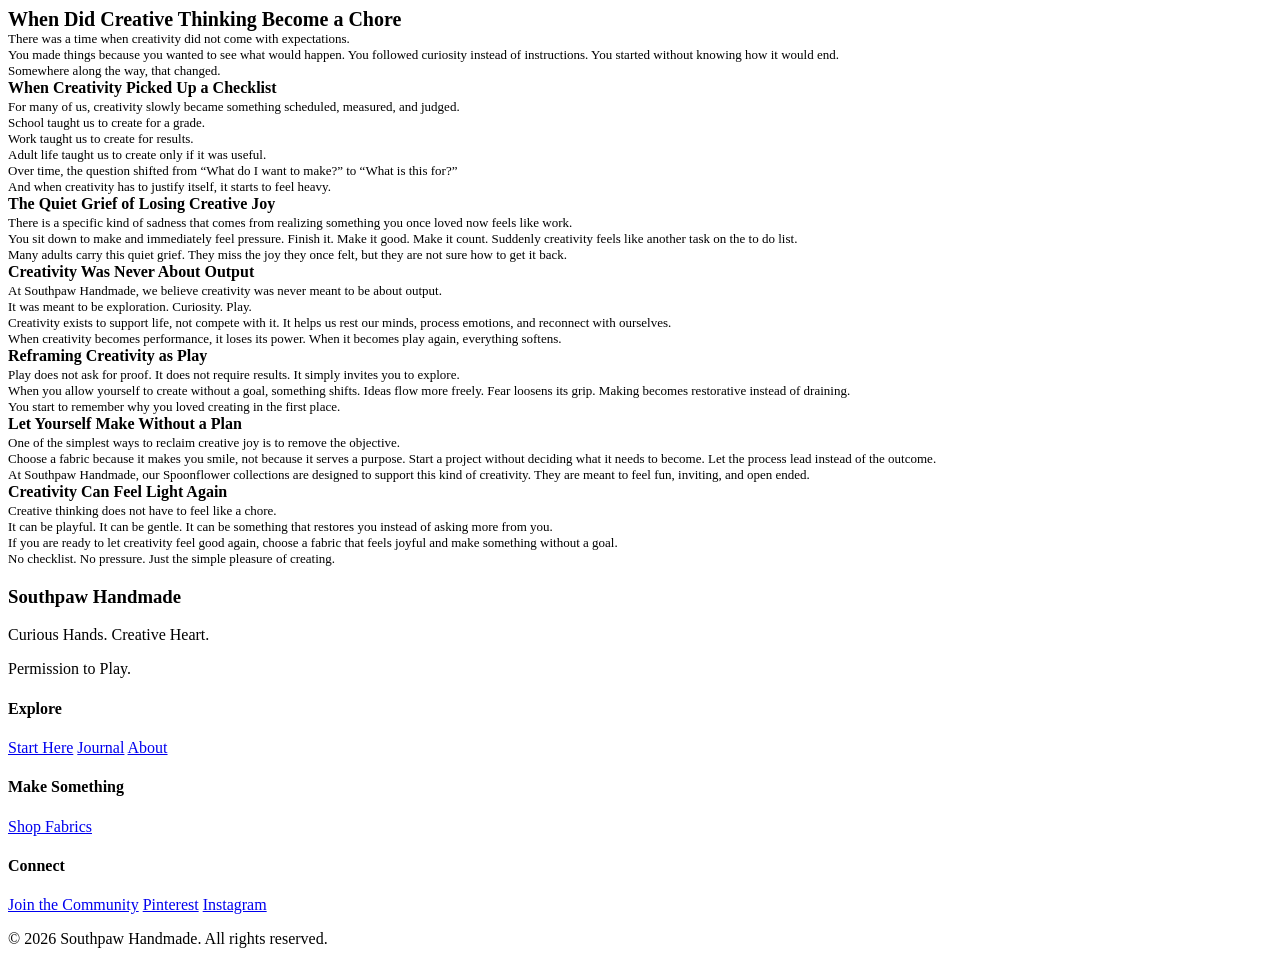
<file: When Did Creative Thinking Become A Chore.html>
<!DOCTYPE html PUBLIC "-//W3C//DTD HTML 4.01//EN" "http://www.w3.org/TR/html4/strict.dtd">
<html>
<head>
  <meta http-equiv="Content-Type" content="text/html; charset=utf-8">
  <meta http-equiv="Content-Style-Type" content="text/css">
  <title></title>
  <meta name="Generator" content="Cocoa HTML Writer">
  <meta name="CocoaVersion" content="2685.2">
  <style type="text/css">
    p.p1 {margin: 0.0px 0.0px 0.0px 0.0px; font: 20.0px 'Helvetica Neue'}
    p.p2 {margin: 0.0px 0.0px 0.0px 0.0px; font: 13.0px 'Helvetica Neue'}
    p.p3 {margin: 0.0px 0.0px 2.0px 0.0px; font: 16.0px 'Helvetica Neue'}
  </style>
</head>
<body>
<p class="p1"><b>When Did Creative Thinking Become a Chore</b></p>
<p class="p2">There was a time when creativity did not come with expectations.</p>
<p class="p2">You made things because you wanted to see what would happen. You followed curiosity instead of instructions. You started without knowing how it would end.</p>
<p class="p2">Somewhere along the way, that changed.</p>
<p class="p3"><b>When Creativity Picked Up a Checklist</b></p>
<p class="p2">For many of us, creativity slowly became something scheduled, measured, and judged.</p>
<p class="p2">School taught us to create for a grade.<br>
Work taught us to create for results.<br>
Adult life taught us to create only if it was useful.</p>
<p class="p2">Over time, the question shifted from “What do I want to make?” to “What is this for?”</p>
<p class="p2">And when creativity has to justify itself, it starts to feel heavy.</p>
<p class="p3"><b>The Quiet Grief of Losing Creative Joy</b></p>
<p class="p2">There is a specific kind of sadness that comes from realizing something you once loved now feels like work.</p>
<p class="p2">You sit down to make and immediately feel pressure. Finish it. Make it good. Make it count. Suddenly creativity feels like another task on the to do list.</p>
<p class="p2">Many adults carry this quiet grief. They miss the joy they once felt, but they are not sure how to get it back.</p>
<p class="p3"><b>Creativity Was Never About Output</b></p>
<p class="p2">At Southpaw Handmade, we believe creativity was never meant to be about output.</p>
<p class="p2">It was meant to be exploration. Curiosity. Play.</p>
<p class="p2">Creativity exists to support life, not compete with it. It helps us rest our minds, process emotions, and reconnect with ourselves.</p>
<p class="p2">When creativity becomes performance, it loses its power. When it becomes play again, everything softens.</p>
<p class="p3"><b>Reframing Creativity as Play</b></p>
<p class="p2">Play does not ask for proof. It does not require results. It simply invites you to explore.</p>
<p class="p2">When you allow yourself to create without a goal, something shifts. Ideas flow more freely. Fear loosens its grip. Making becomes restorative instead of draining.</p>
<p class="p2">You start to remember why you loved creating in the first place.</p>
<p class="p3"><b>Let Yourself Make Without a Plan</b></p>
<p class="p2">One of the simplest ways to reclaim creative joy is to remove the objective.</p>
<p class="p2">Choose a fabric because it makes you smile, not because it serves a purpose. Start a project without deciding what it needs to become. Let the process lead instead of the outcome.</p>
<p class="p2">At Southpaw Handmade, our Spoonflower collections are designed to support this kind of creativity. They are meant to feel fun, inviting, and open ended.</p>
<p class="p3"><b>Creativity Can Feel Light Again</b></p>
<p class="p2">Creative thinking does not have to feel like a chore.</p>
<p class="p2">It can be playful. It can be gentle. It can be something that restores you instead of asking more from you.</p>
<p class="p2">If you are ready to let creativity feel good again, choose a fabric that feels joyful and make something without a goal.</p>
<p class="p2">No checklist. No pressure. Just the simple pleasure of creating.</p>
</body>
  <footer class="site-footer">
    <div class="footer-content">
        <div class="footer-brand">
            <h3>Southpaw Handmade</h3>
            <p>Curious Hands. Creative Heart.</p>
            <p>Permission to Play.</p>
        </div>
        <div class="footer-links">
            <div>
                <h4>Explore</h4>
                <a href="/start/">Start Here</a>
                <a href="/journal/">Journal</a>
                <a href="/about/">About</a>
            </div>
            <div>
                <h4>Make Something</h4>
               <!-- <a href="/patterns/">Sewing Patterns</a>-->
                <a href="https://www.spoonflower.com/profiles/southpawhandmade">Shop Fabrics</a>
                <!--<a href="/projects/">Projects</a>-->
            </div>
            <div>
                <h4>Connect</h4>
                <a href="/subscribe/">Join the Community</a>
                <a href="www.pinterest.com/southpawhandmade">Pinterest</a>
                <a href="www.instagram.com/southpawhandmade">Instagram</a>
            </div>
        </div>
    </div>
    <div class="footer-bottom">
        <p>© 2026 Southpaw Handmade. All rights reserved.</p>
    </div>
</footer>
</html>
</file>
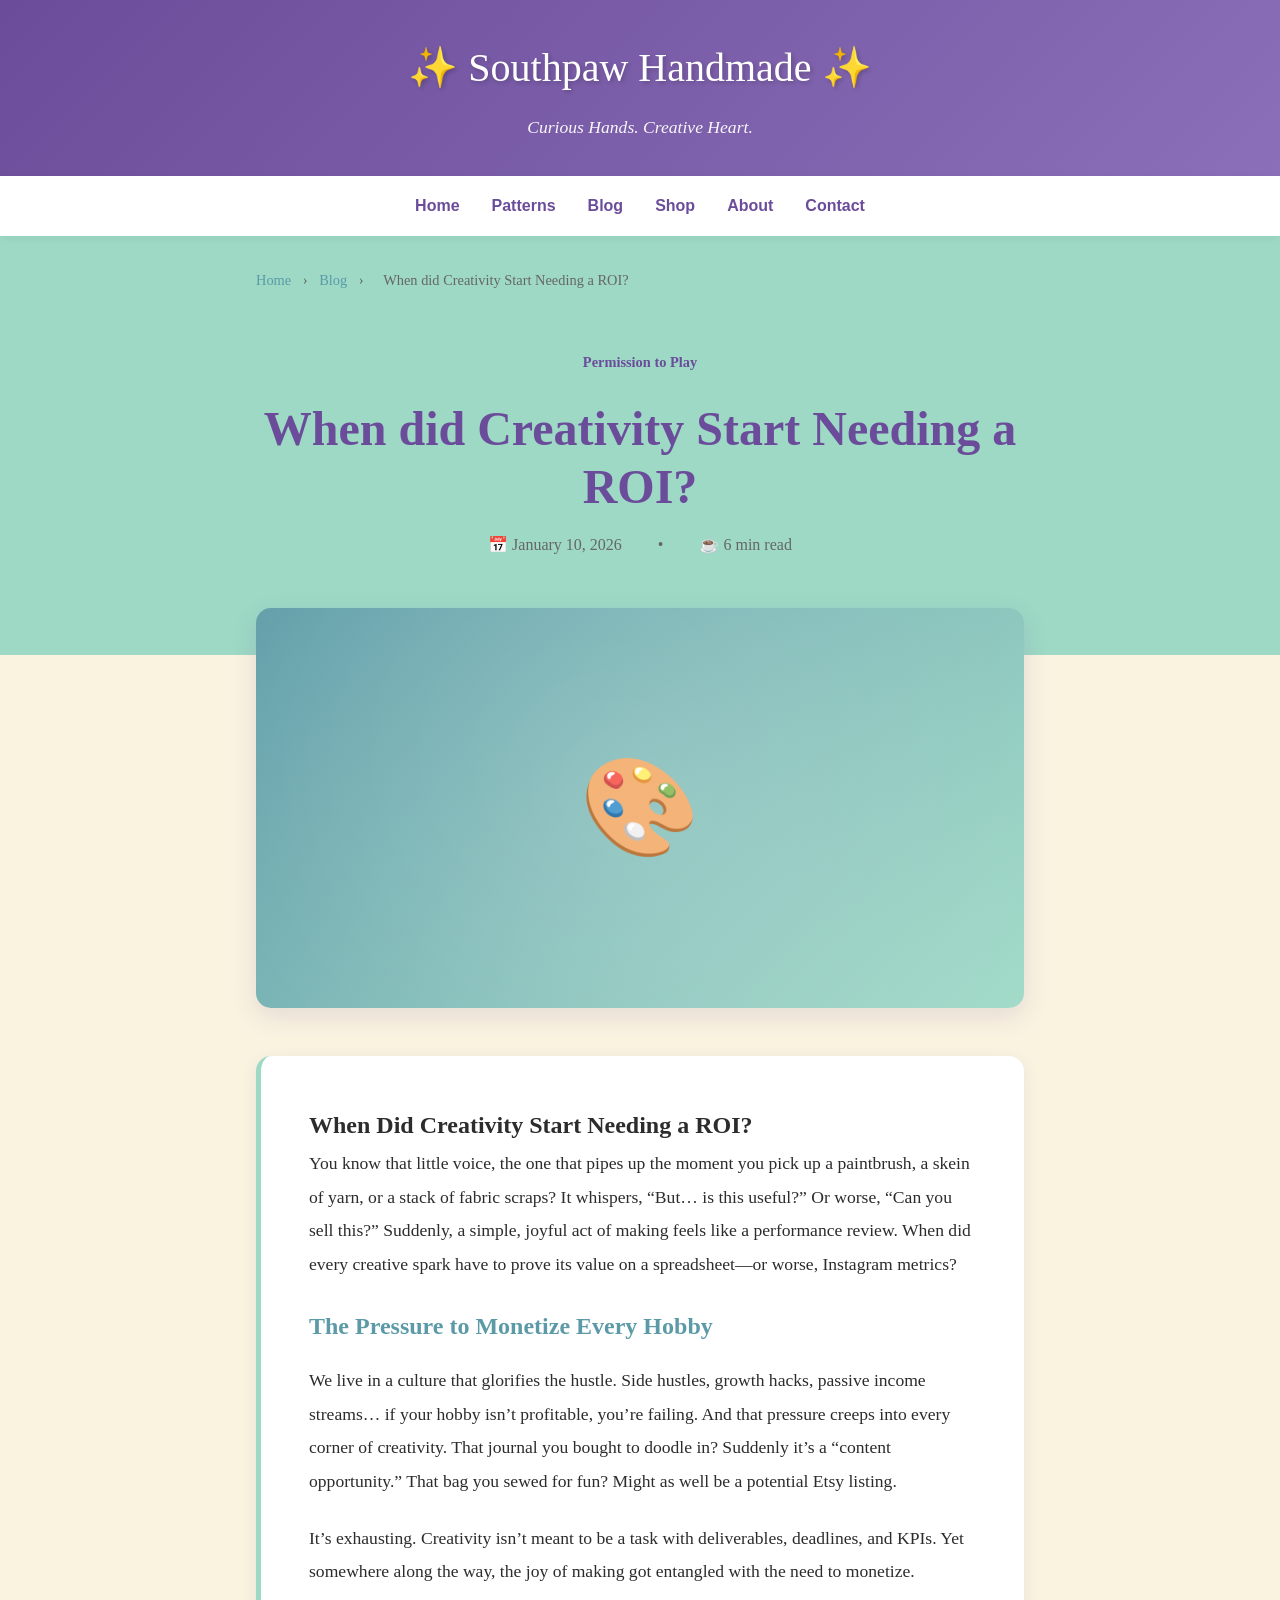
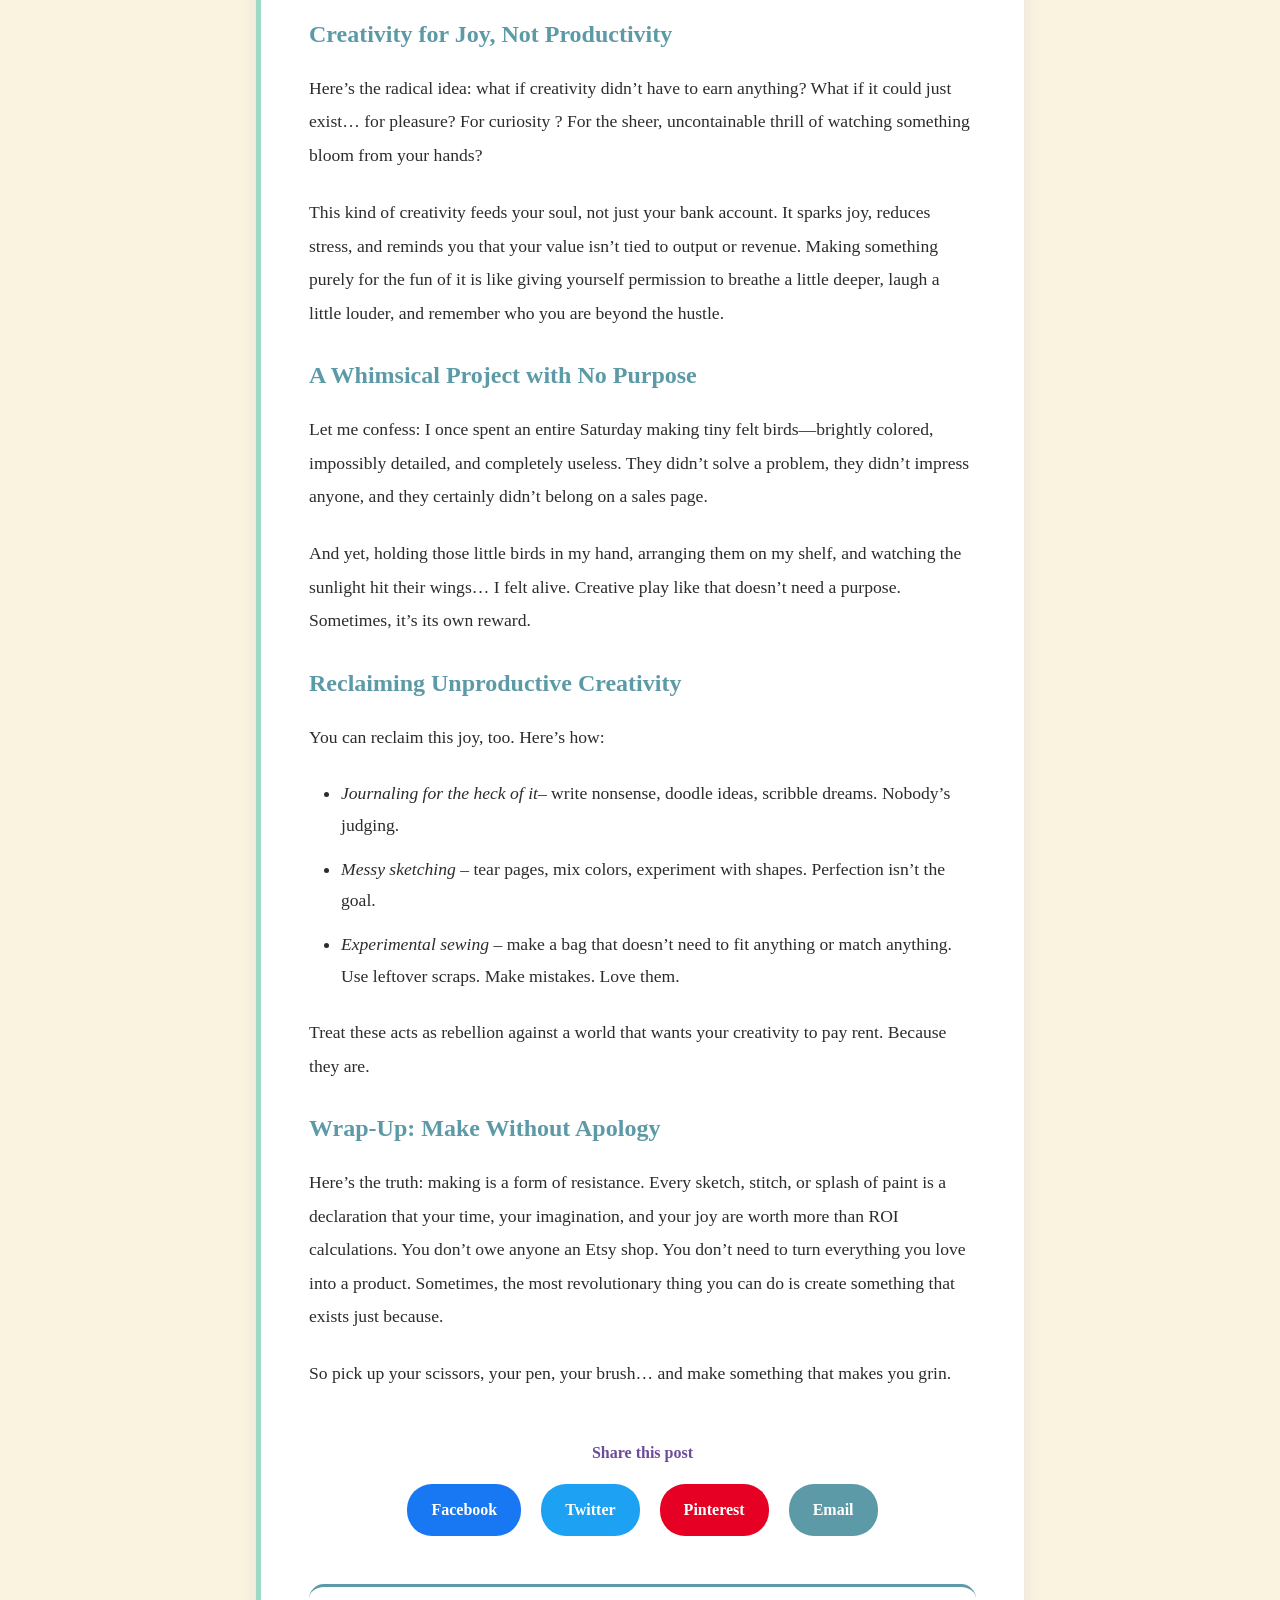
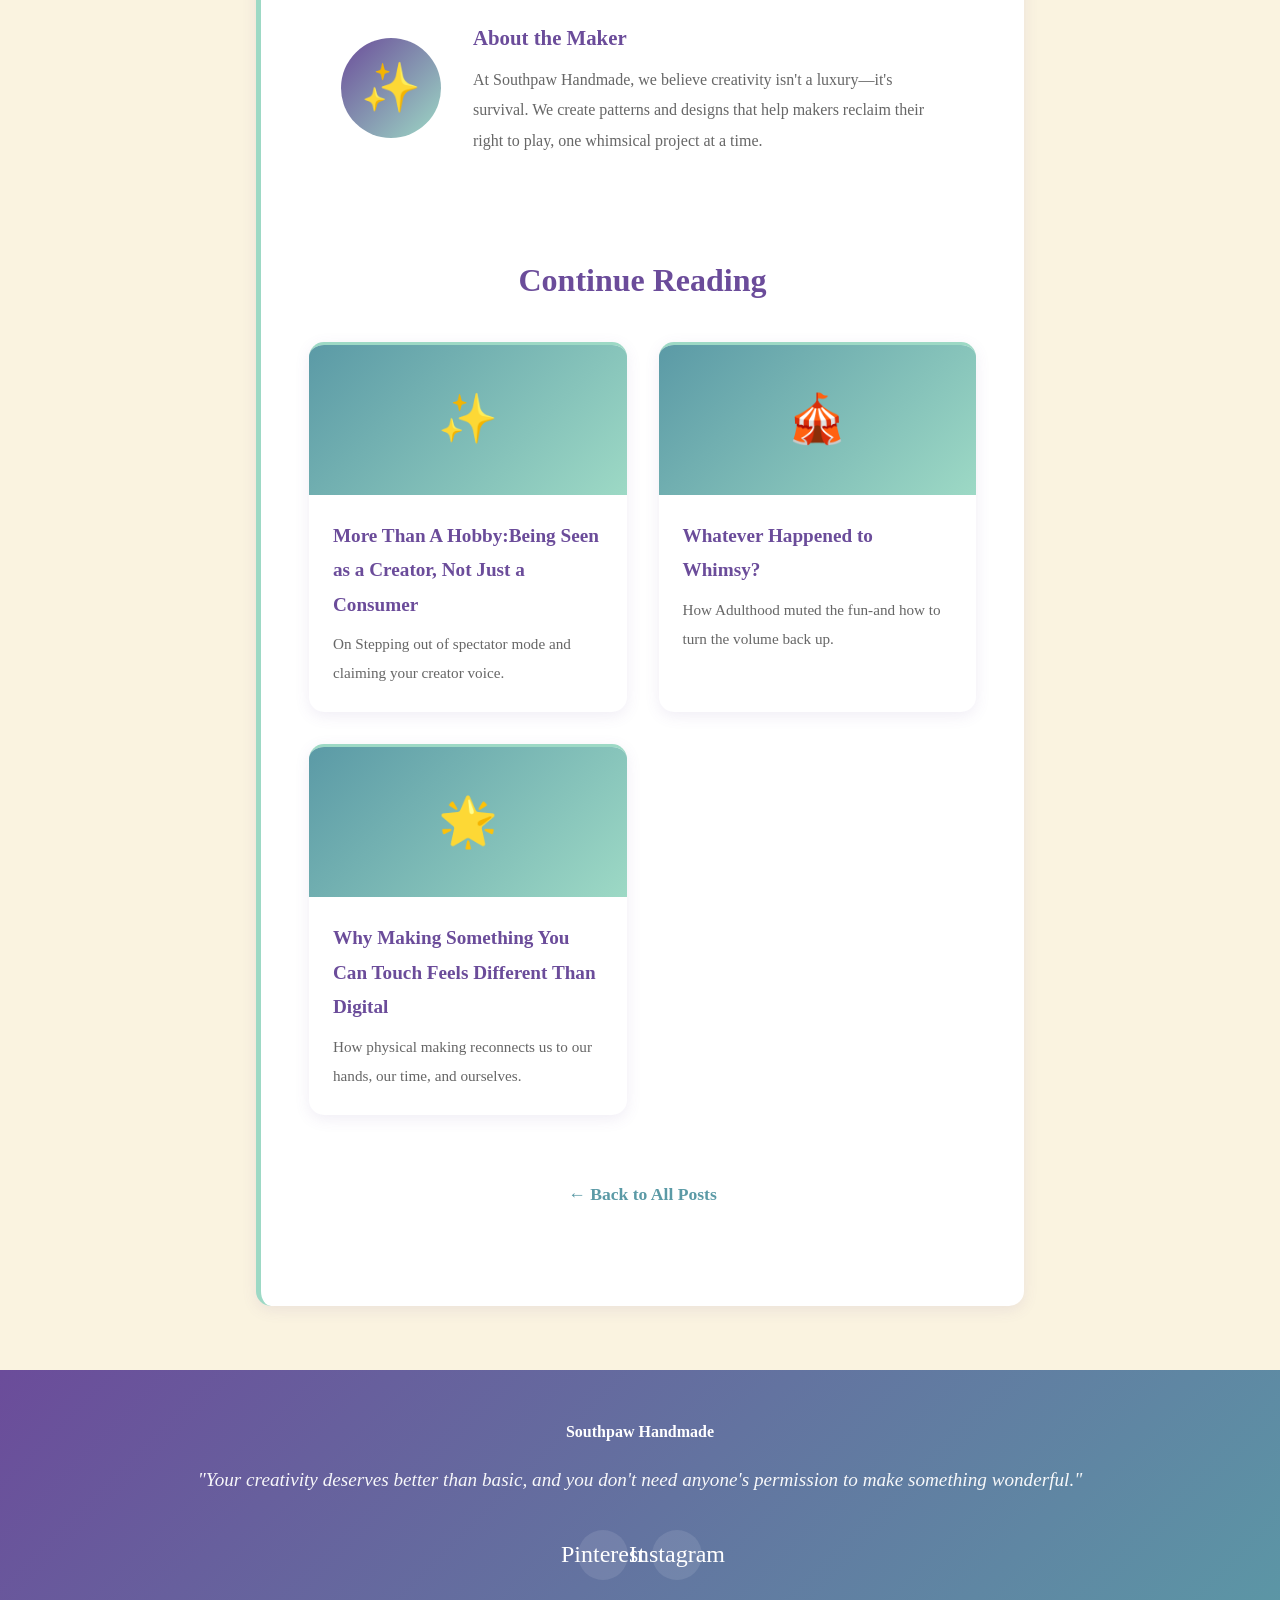
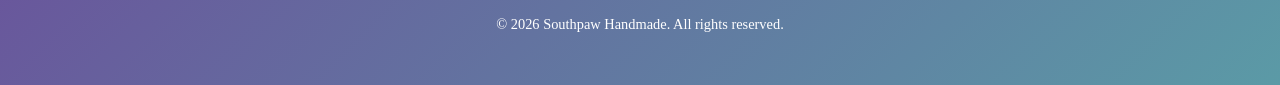
<file: When-Did-Creativity-Start-Needing-A-ROI.html>
<!DOCTYPE html>
<html lang="en">
<head>
    <meta charset="UTF-8">
    <meta name="viewport" content="width=device-width, initial-scale=1.0">
    <title>When Did Creativity Start Needing a ROI? | Southpaw Handmade</title>
    <meta name="description" content="Sometimes, the most revolutionary thing you can do is create something that exists just because.">
    <style>
        * {
            margin: 0;
            padding: 0;
            box-sizing: border-box;
        }

        :root {
            --primary: #6B4C9A;
            --secondary: #5B9AA6;
            --accent: #9DD9C5;
            --cream: #FAF3E0;
            --pale-grey: #E8E8E8;
            --text: #2C2C2C;
            --light: #FFF8F3;
        }

        body {
            font-family: 'Georgia', serif;
            color: var(--text);
            background: var(--cream);
            line-height: 1.8;
        }

        header {
            background: linear-gradient(135deg, var(--primary) 0%, #8B6FB8 100%);
            color: white;
            padding: 2rem 1rem;
            text-align: center;
            box-shadow: 0 4px 20px rgba(0,0,0,0.1);
        }

        .logo {
            font-family: 'Brush Script MT', cursive;
            font-size: 2.5rem;
            margin-bottom: 0.5rem;
            text-shadow: 2px 2px 4px rgba(0,0,0,0.2);
        }

        .tagline {
            font-size: 1.1rem;
            font-style: italic;
            opacity: 0.95;
            font-family: 'Georgia', serif;
        }

        nav {
            background: white;
            padding: 1rem;
            box-shadow: 0 2px 10px rgba(0,0,0,0.05);
            position: sticky;
            top: 0;
            z-index: 100;
        }

        nav ul {
            list-style: none;
            display: flex;
            justify-content: center;
            gap: 2rem;
            flex-wrap: wrap;
        }

        nav a {
            color: var(--primary);
            text-decoration: none;
            font-weight: 600;
            font-family: 'Trebuchet MS', sans-serif;
            transition: color 0.3s;
            position: relative;
        }

        nav a:hover {
            color: var(--secondary);
        }

        nav a::after {
            content: '';
            position: absolute;
            bottom: -5px;
            left: 0;
            width: 0;
            height: 2px;
            background: var(--accent);
            transition: width 0.3s;
        }

        nav a:hover::after {
            width: 100%;
        }

        .breadcrumb {
            max-width: 800px;
            margin: 2rem auto 0;
            padding: 0 1rem;
            font-size: 0.9rem;
        }

        .breadcrumb a {
            color: var(--secondary);
            text-decoration: none;
        }

        .breadcrumb a:hover {
            text-decoration: underline;
        }

        .breadcrumb span {
            color: #666;
            margin: 0 0.5rem;
        }

        article {
            max-width: 800px;
            margin: 3rem auto;
            padding: 0 1rem;
        }

        .post-header {
            text-align: center;
            margin-bottom: 3rem;
        }

        .post-category {
            display: inline-block;
            background: var(--accent);
            color: var(--primary);
            padding: 0.5rem 1rem;
            border-radius: 25px;
            font-weight: 600;
            font-size: 0.9rem;
            margin-bottom: 1rem;
        }

        .post-title {
            font-size: 3rem;
            color: var(--primary);
            font-family: 'Brush Script MT', cursive;
            margin-bottom: 1rem;
            line-height: 1.2;
        }

        .post-meta {
            color: #666;
            font-size: 1rem;
            margin-bottom: 2rem;
        }

        .post-meta span {
            margin: 0 1rem;
        }

        .featured-image {
            width: 100%;
            height: 400px;
            background: linear-gradient(135deg, var(--secondary), var(--accent));
            border-radius: 15px;
            display: flex;
            align-items: center;
            justify-content: center;
            font-size: 6rem;
            margin-bottom: 3rem;
            box-shadow: 0 8px 25px rgba(107, 76, 154, 0.15);
            position: relative;
            overflow: hidden;
        }

        .featured-image::before {
            content: '';
            position: absolute;
            width: 200%;
            height: 200%;
            background: radial-gradient(circle, rgba(255,255,255,0.2) 0%, transparent 70%);
            animation: shimmer 4s infinite;
        }

        @keyframes shimmer {
            0% { transform: translate(-50%, -50%) rotate(0deg); }
            100% { transform: translate(-50%, -50%) rotate(360deg); }
        }

        .post-content {
            background: white;
            padding: 3rem;
            border-radius: 15px;
            box-shadow: 0 4px 15px rgba(107, 76, 154, 0.1);
            border-left: 5px solid var(--accent);
        }

        .post-content h2 {
            color: var(--primary);
            font-size: 2rem;
            margin: 2rem 0 1rem 0;
            font-family: 'Georgia', serif;
        }

        .post-content h3 {
            color: var(--secondary);
            font-size: 1.5rem;
            margin: 1.5rem 0 1rem 0;
        }

        .post-content p {
            margin-bottom: 1.5rem;
            font-size: 1.1rem;
            line-height: 1.9;
        }

        .post-content blockquote {
            border-left: 4px solid var(--accent);
            padding-left: 1.5rem;
            margin: 2rem 0;
            font-style: italic;
            color: var(--secondary);
            background: var(--pale-grey);
            padding: 1.5rem;
            border-radius: 0 10px 10px 0;
        }

        .post-content ul, .post-content ol {
            margin: 1.5rem 0 1.5rem 2rem;
        }

        .post-content li {
            margin-bottom: 0.75rem;
            font-size: 1.1rem;
        }

        .highlight-box {
            background: linear-gradient(135deg, var(--cream), var(--pale-grey));
            padding: 2rem;
            border-radius: 15px;
            margin: 2rem 0;
            border-top: 3px solid var(--accent);
        }

        .highlight-box h3 {
            margin-top: 0;
        }

        .cta-box {
            background: linear-gradient(135deg, var(--primary), var(--secondary));
            color: white;
            padding: 2.5rem;
            border-radius: 15px;
            text-align: center;
            margin: 3rem 0;
        }

        .cta-box h3 {
            color: white;
            margin-bottom: 1rem;
            font-size: 1.8rem;
        }

        .cta-box p {
            margin-bottom: 1.5rem;
            font-size: 1.1rem;
        }

        .cta-button {
            display: inline-block;
            background: white;
            color: var(--primary);
            padding: 1rem 2rem;
            border-radius: 30px;
            text-decoration: none;
            font-weight: 700;
            font-family: 'Trebuchet MS', sans-serif;
            transition: all 0.3s;
            font-size: 1.1rem;
        }

        .cta-button:hover {
            transform: scale(1.05);
            box-shadow: 0 5px 20px rgba(255,255,255,0.3);
        }

        .author-bio {
            background: white;
            padding: 2rem;
            border-radius: 15px;
            margin: 3rem 0;
            border-top: 3px solid var(--secondary);
            display: flex;
            gap: 2rem;
            align-items: center;
        }

        .author-avatar {
            width: 100px;
            height: 100px;
            border-radius: 50%;
            background: linear-gradient(135deg, var(--primary), var(--accent));
            display: flex;
            align-items: center;
            justify-content: center;
            font-size: 3rem;
            flex-shrink: 0;
        }

        .author-info h4 {
            color: var(--primary);
            margin-bottom: 0.5rem;
            font-size: 1.3rem;
        }

        .author-info p {
            margin: 0;
            color: #666;
            font-size: 1rem;
        }

        .share-buttons {
            margin: 3rem 0;
            text-align: center;
        }

        .share-buttons h4 {
            color: var(--primary);
            margin-bottom: 1rem;
        }

        .share-buttons a {
            display: inline-block;
            margin: 0 0.5rem;
            color: white;
            text-decoration: none;
            padding: 0.75rem 1.5rem;
            border-radius: 25px;
            transition: transform 0.3s;
            font-weight: 600;
        }

        .share-buttons a:hover {
            transform: translateY(-3px);
        }

        .share-facebook { background: #1877F2; }
        .share-twitter { background: #1DA1F2; }
        .share-pinterest { background: #E60023; }
        .share-email { background: var(--secondary); }

        .related-posts {
            margin: 4rem 0;
        }

        .related-posts h3 {
            color: var(--primary);
            font-size: 2rem;
            margin-bottom: 2rem;
            text-align: center;
        }

        .related-grid {
            display: grid;
            grid-template-columns: repeat(auto-fit, minmax(250px, 1fr));
            gap: 2rem;
        }

        .related-card {
            background: white;
            border-radius: 15px;
            overflow: hidden;
            box-shadow: 0 4px 15px rgba(107, 76, 154, 0.1);
            transition: transform 0.3s;
            text-decoration: none;
            color: var(--text);
            border-top: 3px solid var(--accent);
        }

        .related-card:hover {
            transform: translateY(-5px);
        }

        .related-image {
            height: 150px;
            background: linear-gradient(135deg, var(--secondary), var(--accent));
            display: flex;
            align-items: center;
            justify-content: center;
            font-size: 3rem;
        }

        .related-content {
            padding: 1.5rem;
        }

        .related-content h4 {
            color: var(--primary);
            margin-bottom: 0.5rem;
            font-size: 1.2rem;
        }

        .related-content p {
            font-size: 0.95rem;
            color: #666;
            margin: 0;
        }

        .back-to-blog {
            text-align: center;
            margin: 3rem 0;
        }

        .back-to-blog a {
            display: inline-block;
            color: var(--secondary);
            text-decoration: none;
            font-weight: 600;
            font-size: 1.1rem;
            transition: color 0.3s;
        }

        .back-to-blog a:hover {
            color: var(--primary);
        }

        footer {
            background: linear-gradient(135deg, var(--primary) 0%, var(--secondary) 100%);
            color: white;
            text-align: center;
            padding: 3rem 1rem;
            margin-top: 4rem;
        }

        .footer-content {
            max-width: 900px;
            margin: 0 auto;
        }

        .footer-quote {
            font-style: italic;
            font-size: 1.2rem;
            margin: 1rem 0 2rem 0;
            opacity: 0.95;
        }

        .social-links {
            display: flex;
            justify-content: center;
            gap: 1.5rem;
            margin-top: 1.5rem;
        }

        .social-links a {
            color: white;
            text-decoration: none;
            font-size: 1.5rem;
            transition: transform 0.3s;
            background: rgba(255,255,255,0.1);
            width: 50px;
            height: 50px;
            display: flex;
            align-items: center;
            justify-content: center;
            border-radius: 50%;
        }

        .social-links a:hover {
            transform: scale(1.2);
            background: rgba(255,255,255,0.2);
        }

        @media (max-width: 768px) {
            .logo {
                font-size: 2rem;
            }

            .post-title {
                font-size: 2rem;
            }

            .post-content {
                padding: 2rem 1.5rem;
            }

            .featured-image {
                height: 250px;
                font-size: 4rem;
            }

            nav ul {
                gap: 1rem;
            }

            .author-bio {
                flex-direction: column;
                text-align: center;
            }

            .related-grid {
                grid-template-columns: 1fr;
            }

            .cta-box {
                padding: 2rem 1.5rem;
            }
        }
    </style>
</head>
<body>
    <header>
        <div class="logo">✨ Southpaw Handmade ✨</div>
        <p class="tagline">Curious Hands. Creative Heart.</p>
    </header>

    <nav>
        <ul>
            <li><a href="/">Home</a></li>
            <li><a href="/patterns">Patterns</a></li>
            <li><a href="/blog">Blog</a></li>
            <li><a href="/shop">Shop</a></li>
            <li><a href="/about">About</a></li>
            <li><a href="/contact">Contact</a></li>
        </ul>
    </nav>

    <div class="breadcrumb">
        <a href="/">Home</a>
        <span>›</span>
        <a href="/blog">Blog</a>
        <span>›</span>
        <span>When did Creativity Start Needing a ROI?</span>
    </div>
    <article>
        <div class="post-header">
            <div class="post-category">Permission to Play</div>
            <h1 class="post-title">When did Creativity Start Needing a ROI?</h1>
            <div class="post-meta">
                <span>📅 January 10, 2026</span>
                <span>•</span>
                <span>☕ 6 min read</span>
            </div>
        </div>

        <div class="featured-image">🎨</div>

        <div class="post-content"><h1>When Did Creativity Start Needing a ROI?</h1>
<p>You know that little voice, the one that pipes up the moment you pick up a paintbrush, a skein of yarn, or a stack of fabric scraps? It whispers, “But… is this useful?” Or worse, “Can you sell this?” Suddenly, a simple, joyful act of making feels like a performance review. When did every creative spark have to prove its value on a spreadsheet—or worse, Instagram metrics?</p>
<h3><strong>The Pressure to Monetize Every Hobby</strong></h3>
<p>We live in a culture that glorifies the hustle. Side hustles, growth hacks, passive income streams… if your hobby isn’t profitable, you’re failing. And that pressure creeps into every corner of creativity. That journal you bought to doodle in? Suddenly it’s a “content opportunity.” That bag you sewed for fun? Might as well be a potential Etsy listing.</p>
<p>It’s exhausting. Creativity isn’t meant to be a task with deliverables, deadlines, and KPIs. Yet somewhere along the way, the joy of making got entangled with the need to monetize.</p>
<h3><strong> Creativity for Joy, Not Productivity </strong> </h3>
<p> Here’s the radical idea: what if creativity didn’t have to earn anything? What if it could just exist… for pleasure? For curiosity ? For the sheer, uncontainable thrill of watching something bloom from your hands? </p>
<p> This kind of creativity feeds your soul, not just your bank account. It sparks joy, reduces stress, and reminds you that your value isn’t tied to output or revenue. Making something purely for the fun of it is like giving yourself permission to breathe a little deeper, laugh a little louder, and remember who you are beyond the hustle. </p>
<h3><strong> A Whimsical Project with No Purpose </strong></h3>
<p> Let me confess: I once spent an entire Saturday making tiny felt birds—brightly colored, impossibly detailed, and completely useless. They didn’t solve a problem, they didn’t impress anyone, and they certainly didn’t belong on a sales page. </p>
<p> And yet, holding those little birds in my hand, arranging them on my shelf, and watching the sunlight hit their wings… I felt alive. Creative play like that doesn’t need a purpose. Sometimes, it’s its own reward. </p>
<h3> <strong> Reclaiming Unproductive Creativity </strong></h3>
<p> You can reclaim this joy, too. Here’s how: </p>
<ul>
<li><em>Journaling for the heck of it</em>– write nonsense, doodle ideas, scribble dreams. Nobody’s judging. </li>
<li><em> Messy sketching </em> – tear pages, mix colors, experiment with shapes. Perfection isn’t the goal. </li>
<li><em> Experimental sewing </em>– make a bag that doesn’t need to fit anything or match anything. Use leftover scraps. Make mistakes. Love them. </li>
</ul>
<p> Treat these acts as rebellion against a world that wants your creativity to pay rent. Because they are.</p>
<h3><strong> Wrap-Up: Make Without Apology </strong> </h3>
<p> Here’s the truth: making is a form of resistance. Every sketch, stitch, or splash of paint is a declaration that your time, your imagination, and your joy are worth more than ROI calculations. You don’t owe anyone an Etsy shop. You don’t need to turn everything you love into a product.
Sometimes, the most revolutionary thing you can do is create something that exists just because. </p>
<p> So pick up your scissors, your pen, your brush… and make something that makes you grin. </p>

<div class="share-buttons">
            <h4>Share this post</h4>
            <a href="#" class="share-facebook">Facebook</a>
            <a href="#" class="share-twitter">Twitter</a>
            <a href="#" class="share-pinterest">Pinterest</a>
            <a href="#" class="share-email">Email</a>
        </div>

        <div class="author-bio">
            <div class="author-avatar">✨</div>
            <div class="author-info">
                <h4>About the Maker</h4>
                <p>At Southpaw Handmade, we believe creativity isn't a luxury—it's survival. We create patterns and designs that help makers reclaim their right to play, one whimsical project at a time.</p>
            </div>
        </div>

 <div class="related-posts">
            <h3>Continue Reading</h3>
            <div class="related-grid">
                <a href="/blog/more-than-a-hobby" class="related-card">
                    <div class="related-image">✨</div>
                    <div class="related-content">
                        <h4>More Than A Hobby:Being Seen as a Creator, Not Just a Consumer</h4>
                        <p>On Stepping out of spectator mode and claiming your creator voice. </p>
                    </div>
                </a>
                <a href="/blog/whatever-happened-to-whimsy" class="related-card">
                    <div class="related-image">🎪</div>
                    <div class="related-content">
                        <h4>Whatever Happened to Whimsy?</h4>
                        <p>How Adulthood muted the fun-and how to turn the volume back up.</p>
                    </div>
                </a>
                <a href="/blog/why-making-something-you-can-touch-feels-different-than-digital" class="related-card">
                    <div class="related-image">🌟</div>
                    <div class="related-content">
                        <h4>Why Making Something You Can Touch Feels Different Than Digital</h4>
                        <p>How physical making reconnects us to our hands, our time, and ourselves.</p>
                    </div>
                </a>
            </div>
        </div>

        <div class="back-to-blog">
            <a href="/blog">← Back to All Posts</a>
        </div>
    </article>

    <footer>
        <div class="footer-content">
            <p><strong>Southpaw Handmade</strong></p>
            <p class="footer-quote">"Your creativity deserves better than basic, and you don't need anyone's permission to make something wonderful."</p>
            <div class="social-links">
                <a href="https://www.pinterest.com/SouthpawHandmade" target="_blank" rel="noopener noreferrer">
                    Pinterest
                </a>
                <a href="https://www.instagram.com/SouthpawHandmade" target="_blank" rel="noopener noreferrer">
                    Instagram
                </a>
            </div>
            <p style="margin-top: 2rem; font-size: 0.9rem;">&copy; 2026 Southpaw Handmade. All rights reserved.</p>
        </div>
    </footer>

    <script>
        // Smooth scroll for navigation links
        document.querySelectorAll('a[href^="#"]').forEach(anchor => {
            anchor.addEventListener('click', function (e) {
                e.preventDefault();
                const target = document.querySelector(this.getAttribute('href'));
                if (target) {
                    target.scrollIntoView({
                        behavior: 'smooth'
                    });
                }
            });
        });

        // Share buttons functionality
        document.querySelector('.share-facebook').addEventListener('click', function(e) {
            e.preventDefault();
            window.open('https://www.facebook.com/sharer/sharer.php?u=' + encodeURIComponent(window.location.href), 'facebook-share', 'width=580,height=296');
        });

        document.querySelector('.share-twitter').addEventListener('click', function(e) {
            e.preventDefault();
            const text = document.querySelector('.post-title').textContent;
            window.open('https://twitter.com/intent/tweet?text=' + encodeURIComponent(text) + '&url=' + encodeURIComponent(window.location.href), 'twitter-share', 'width=550,height=235');
        });

        document.querySelector('.share-pinterest').addEventListener('click', function(e) {
            e.preventDefault();
            const title = document.querySelector('.post-title').textContent;
            window.open('https://pinterest.com/pin/create/button/?url=' + encodeURIComponent(window.location.href) + '&description=' + encodeURIComponent(title), 'pinterest-share', 'width=750,height=550');
        });

        document.querySelector('.share-email').addEventListener('click', function(e) {
            e.preventDefault();
            const title = document.querySelector('.post-title').textContent;
            window.location.href = 'mailto:?subject=' + encodeURIComponent(title) + '&body=' + encodeURIComponent('Check out this post: ' + window.location.href);
        });

        // Reading progress indicator
        window.addEventListener('scroll', function() {
            const article = document.querySelector('article');
            const articleTop = article.offsetTop;
            const articleHeight = article.offsetHeight;
            const scrollPosition = window.pageYOffset;
            const windowHeight = window.innerHeight;
            
            const progress = ((scrollPosition - articleTop + windowHeight) / articleHeight) * 100;
            
            if (progress > 0 && progress < 100) {
                document.body.style.background = `linear-gradient(to bottom, var(--accent) ${progress}%, var(--cream) ${progress}%)`;
            }
        });
    </script>
</body>
</html>
</file>
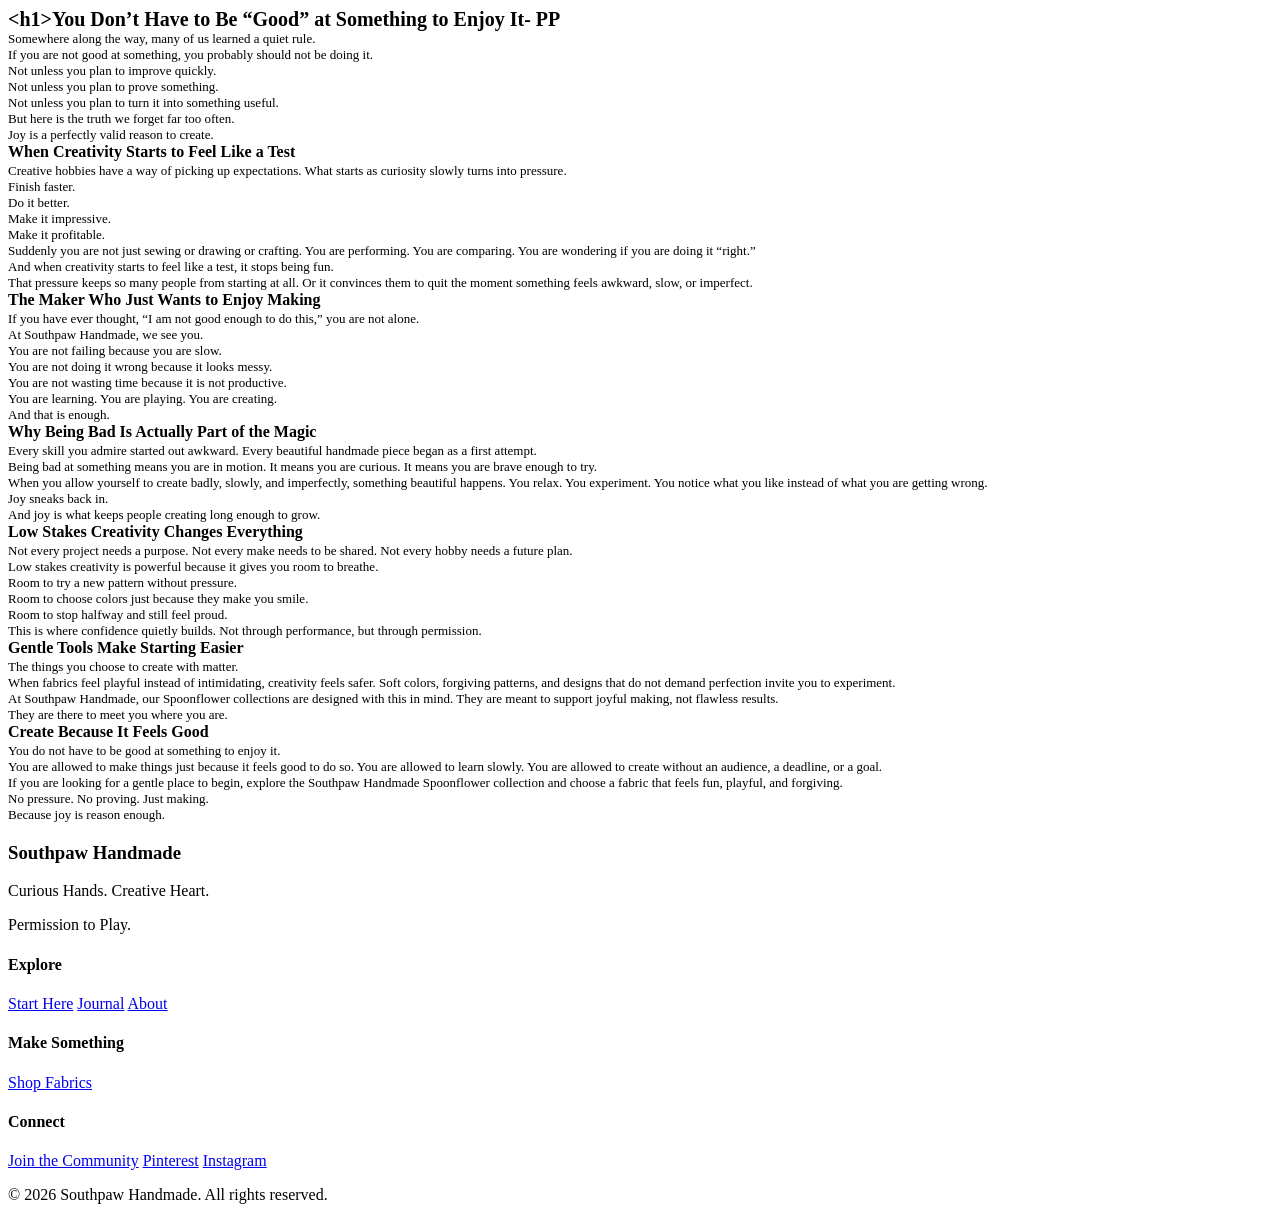
<file: You dont have to be good at something to enjoy it.html>
<!DOCTYPE html PUBLIC "-//W3C//DTD HTML 4.01//EN" "http://www.w3.org/TR/html4/strict.dtd">
<html>
<head>
  <meta http-equiv="Content-Type" content="text/html; charset=utf-8">
  <meta http-equiv="Content-Style-Type" content="text/css">
  <title></title>
  <meta name="Generator" content="Cocoa HTML Writer">
  <meta name="CocoaVersion" content="2685.2">
  <style type="text/css">
    p.p1 {margin: 0.0px 0.0px 0.0px 0.0px; font: 20.0px 'Helvetica Neue'}
    p.p2 {margin: 0.0px 0.0px 0.0px 0.0px; font: 13.0px 'Helvetica Neue'}
    p.p3 {margin: 0.0px 0.0px 2.0px 0.0px; font: 16.0px 'Helvetica Neue'}
  </style>
</head>
<body>
<p class="p1"><b>&lt;h1&gt;You Don’t Have to Be “Good” at Something to Enjoy It- PP<span class="Apple-converted-space"> </span></b></p>
<p class="p2">Somewhere along the way, many of us learned a quiet rule.</p>
<p class="p2">If you are not good at something, you probably should not be doing it.</p>
<p class="p2">Not unless you plan to improve quickly.<br>
Not unless you plan to prove something.<br>
Not unless you plan to turn it into something useful.</p>
<p class="p2">But here is the truth we forget far too often.</p>
<p class="p2">Joy is a perfectly valid reason to create.</p>
<p class="p3"><b>When Creativity Starts to Feel Like a Test</b></p>
<p class="p2">Creative hobbies have a way of picking up expectations. What starts as curiosity slowly turns into pressure.</p>
<p class="p2">Finish faster.<br>
Do it better.<br>
Make it impressive.<br>
Make it profitable.</p>
<p class="p2">Suddenly you are not just sewing or drawing or crafting. You are performing. You are comparing. You are wondering if you are doing it “right.”</p>
<p class="p2">And when creativity starts to feel like a test, it stops being fun.</p>
<p class="p2">That pressure keeps so many people from starting at all. Or it convinces them to quit the moment something feels awkward, slow, or imperfect.</p>
<p class="p3"><b>The Maker Who Just Wants to Enjoy Making</b></p>
<p class="p2">If you have ever thought, “I am not good enough to do this,” you are not alone.</p>
<p class="p2">At Southpaw Handmade, we see you.</p>
<p class="p2">You are not failing because you are slow.<br>
You are not doing it wrong because it looks messy.<br>
You are not wasting time because it is not productive.</p>
<p class="p2">You are learning. You are playing. You are creating.</p>
<p class="p2">And that is enough.</p>
<p class="p3"><b>Why Being Bad Is Actually Part of the Magic</b></p>
<p class="p2">Every skill you admire started out awkward. Every beautiful handmade piece began as a first attempt.</p>
<p class="p2">Being bad at something means you are in motion. It means you are curious. It means you are brave enough to try.</p>
<p class="p2">When you allow yourself to create badly, slowly, and imperfectly, something beautiful happens. You relax. You experiment. You notice what you like instead of what you are getting wrong.</p>
<p class="p2">Joy sneaks back in.</p>
<p class="p2">And joy is what keeps people creating long enough to grow.</p>
<p class="p3"><b>Low Stakes Creativity Changes Everything</b></p>
<p class="p2">Not every project needs a purpose. Not every make needs to be shared. Not every hobby needs a future plan.</p>
<p class="p2">Low stakes creativity is powerful because it gives you room to breathe.</p>
<p class="p2">Room to try a new pattern without pressure.<br>
Room to choose colors just because they make you smile.<br>
Room to stop halfway and still feel proud.</p>
<p class="p2">This is where confidence quietly builds. Not through performance, but through permission.</p>
<p class="p3"><b>Gentle Tools Make Starting Easier</b></p>
<p class="p2">The things you choose to create with matter.</p>
<p class="p2">When fabrics feel playful instead of intimidating, creativity feels safer. Soft colors, forgiving patterns, and designs that do not demand perfection invite you to experiment.</p>
<p class="p2">At Southpaw Handmade, our Spoonflower collections are designed with this in mind. They are meant to support joyful making, not flawless results.</p>
<p class="p2">They are there to meet you where you are.</p>
<p class="p3"><b>Create Because It Feels Good</b></p>
<p class="p2">You do not have to be good at something to enjoy it.</p>
<p class="p2">You are allowed to make things just because it feels good to do so. You are allowed to learn slowly. You are allowed to create without an audience, a deadline, or a goal.</p>
<p class="p2">If you are looking for a gentle place to begin, explore the Southpaw Handmade Spoonflower collection and choose a fabric that feels fun, playful, and forgiving.</p>
<p class="p2">No pressure. No proving. Just making.</p>
<p class="p2">Because joy is reason enough.</p>
</body>
  <footer class="site-footer">
    <div class="footer-content">
        <div class="footer-brand">
            <h3>Southpaw Handmade</h3>
            <p>Curious Hands. Creative Heart.</p>
            <p>Permission to Play.</p>
        </div>
        <div class="footer-links">
            <div>
                <h4>Explore</h4>
                <a href="/start/">Start Here</a>
                <a href="/journal/">Journal</a>
                <a href="/about/">About</a>
            </div>
            <div>
                <h4>Make Something</h4>
               <!-- <a href="/patterns/">Sewing Patterns</a>-->
                <a href="https://www.spoonflower.com/profiles/southpawhandmade">Shop Fabrics</a>
                <!--<a href="/projects/">Projects</a>-->
            </div>
            <div>
                <h4>Connect</h4>
                <a href="/subscribe/">Join the Community</a>
                <a href="www.pinterest.com/southpawhandmade">Pinterest</a>
                <a href="www.instagram.com/southpawhandmade">Instagram</a>
            </div>
        </div>
    </div>
    <div class="footer-bottom">
        <p>© 2026 Southpaw Handmade. All rights reserved.</p>
    </div>
</footer>
</html>
</file>
<file: style.css>
/* =========================================
   SOUTHPAW HANDMADE
   Design System v1.0
========================================= */


/* ---------- ROOT VARIABLES ---------- */

:root {

    --paper: #FAF7F2;
    --white: #FFFFFF;

    --ink: #313638;
    --navy: #314E6E;
    --teal: #5B8A86;
    --lavender: #B9ABC9;
    --gold: #D4AF6A;

    --serif: "Cormorant Garamond", serif;
    --sans: "Source Sans 3", sans-serif;

    --max-width: 1200px;

    --shadow:
        0 20px 50px rgba(49, 54, 56, 0.08);

}


/* ---------- RESET ---------- */


* {
    margin: 0;
    padding: 0;
    box-sizing: border-box;
}


html {
    scroll-behavior: smooth;
}


body {

    background: var(--paper);

    color: var(--ink);

    font-family: var(--sans);

    font-size: 18px;

    line-height: 1.7;

}



/* ---------- TYPOGRAPHY ---------- */


h1,
h2,
h3 {

    font-family: var(--serif);

    font-weight: 500;

    line-height: 1.1;

}


h1 {

    font-size: clamp(3.5rem, 8vw, 6rem);

    color: var(--navy);

}


h2 {

    font-size: clamp(2.5rem, 5vw, 4rem);

    color: var(--navy);

}


h3 {

    font-size: 2rem;

    color: var(--navy);

}


p {

    max-width: 650px;

}


a {

    color: inherit;

    text-decoration: none;

}





/* ---------- HEADER ---------- */


.site-header {

    width: 100%;

    max-width: var(--max-width);

    margin: auto;

    padding: 2rem 5%;

    display: flex;

    justify-content: space-between;

    align-items: center;

}



.logo span {

    display: block;

    font-family: var(--serif);

    font-size: 2rem;

    color: var(--navy);

}


.logo small {

    color: var(--teal);

    letter-spacing: .08em;

    text-transform: uppercase;

    font-size: .75rem;

}



nav {

    display: flex;

    gap: 2rem;

}


nav a {

    font-size: .95rem;

    transition: color .3s ease;

}


nav a:hover {

    color: var(--teal);

}





/* ---------- BUTTONS ---------- */


.button {

    display: inline-block;

    background: var(--navy);

    color: white;

    padding: 1rem 2.4rem;

    border-radius: 999px;

    margin-top: 2rem;

    transition:
        transform .3s ease,
        background .3s ease;

}


.button:hover {

    background: var(--teal);

    transform: translateY(-3px);

}





/* ---------- SMALL LABEL ---------- */


.eyebrow {

    color: var(--teal);

    text-transform: uppercase;

    letter-spacing: .18em;

    font-size: .8rem;

    margin-bottom: 1.5rem;

}





/* ---------- HERO ---------- */


.hero {

    max-width: var(--max-width);

    margin: auto;

    padding: 5rem 5% 8rem;

    display: grid;

    grid-template-columns: 1fr 1fr;

    gap: 5rem;

    align-items: center;

}



.hero-image img {

    width: 100%;

    height: 700px;

    object-fit: cover;

    border-radius: 200px 200px 0 0;

    box-shadow: var(--shadow);

}



.hero-text {

    font-size: 1.25rem;

    margin: 2rem 0;

}


.signature {

    font-family: var(--serif);

    font-size: 1.5rem;

    color: var(--navy);

}





/* ---------- SECTIONS ---------- */


section {

    padding: 7rem 5%;

}



.section-heading {

    max-width: 800px;

    margin-bottom: 3rem;

}





/* ---------- MANIFESTO ---------- */


.manifesto {

    background: var(--white);

    display: grid;

    grid-template-columns: 1fr 1fr;

    gap: 5rem;

}



.manifesto-text p {

    margin-bottom: 1.5rem;

}



.text-link {

    color: var(--teal);

    font-weight: 600;

}





/* ---------- PILLARS ---------- */


.pillars {

    max-width: var(--max-width);

    margin:auto;

    display:grid;

    grid-template-columns: repeat(3,1fr);

    gap:2rem;

}



.pillar {

    background:white;

    padding:3rem;

    border-radius:30px;

    box-shadow:var(--shadow);

    transition:transform .3s ease;

}



.pillar:hover {

    transform:translateY(-8px);

}





/* ---------- FEATURE SECTIONS ---------- */


.feature {

    max-width:var(--max-width);

    margin:auto;

    display:grid;

    grid-template-columns:1fr 1fr;

    gap:5rem;

    align-items:center;

}



.feature.reverse .feature-image {

    order:2;

}



.feature-image img {

    width:100%;

    height:550px;

    object-fit:cover;

    border-radius:30px;

    box-shadow:var(--shadow);

}





/* ---------- JOURNAL ---------- */


.journal {

    background:white;

    text-align:center;

}



.journal > p,
.journal > h2 {

    margin-left:auto;

    margin-right:auto;

}



.journal-grid {

    max-width:var(--max-width);

    margin:4rem auto 0;

    display:grid;

    grid-template-columns:repeat(3,1fr);

    gap:2rem;

}



.journal article {

    text-align:left;

    padding:2.5rem;

    background:var(--paper);

    border-radius:30px;

}





/* ---------- CTA ---------- */


.cta {

    text-align:center;

    background:var(--navy);

    color:white;

}



.cta h2 {

    color:white;

}



.cta p {

    margin:auto;

    font-size:1.3rem;

}





/* ---------- FOOTER ---------- */


footer {

    text-align:center;

    padding:4rem 5%;

    font-family:var(--serif);

    color:var(--navy);

    font-size:1.3rem;

}





/* =========================================
   MOBILE
========================================= */


@media(max-width:900px){


    .site-header {

        flex-direction:column;

        gap:1.5rem;

    }


    nav {

        gap:1rem;

    }


    .hero,
    .manifesto,
    .feature {

        grid-template-columns:1fr;

    }


    .hero {

        padding-top:2rem;

    }


    .hero-image img {

        height:450px;

    }


    .feature.reverse .feature-image {

        order:0;

    }


    .pillars,
    .journal-grid {

        grid-template-columns:1fr;

    }


    section {

        padding:4rem 5%;

    }


}
/* =========================================
   SCROLL ANIMATIONS
========================================= */


.fade-section {

    opacity: 0;

    transform: translateY(35px);

    transition:
        opacity 1s ease,
        transform 1s ease;

}



.fade-section.visible {

    opacity: 1;

    transform: translateY(0);

}
</file>
